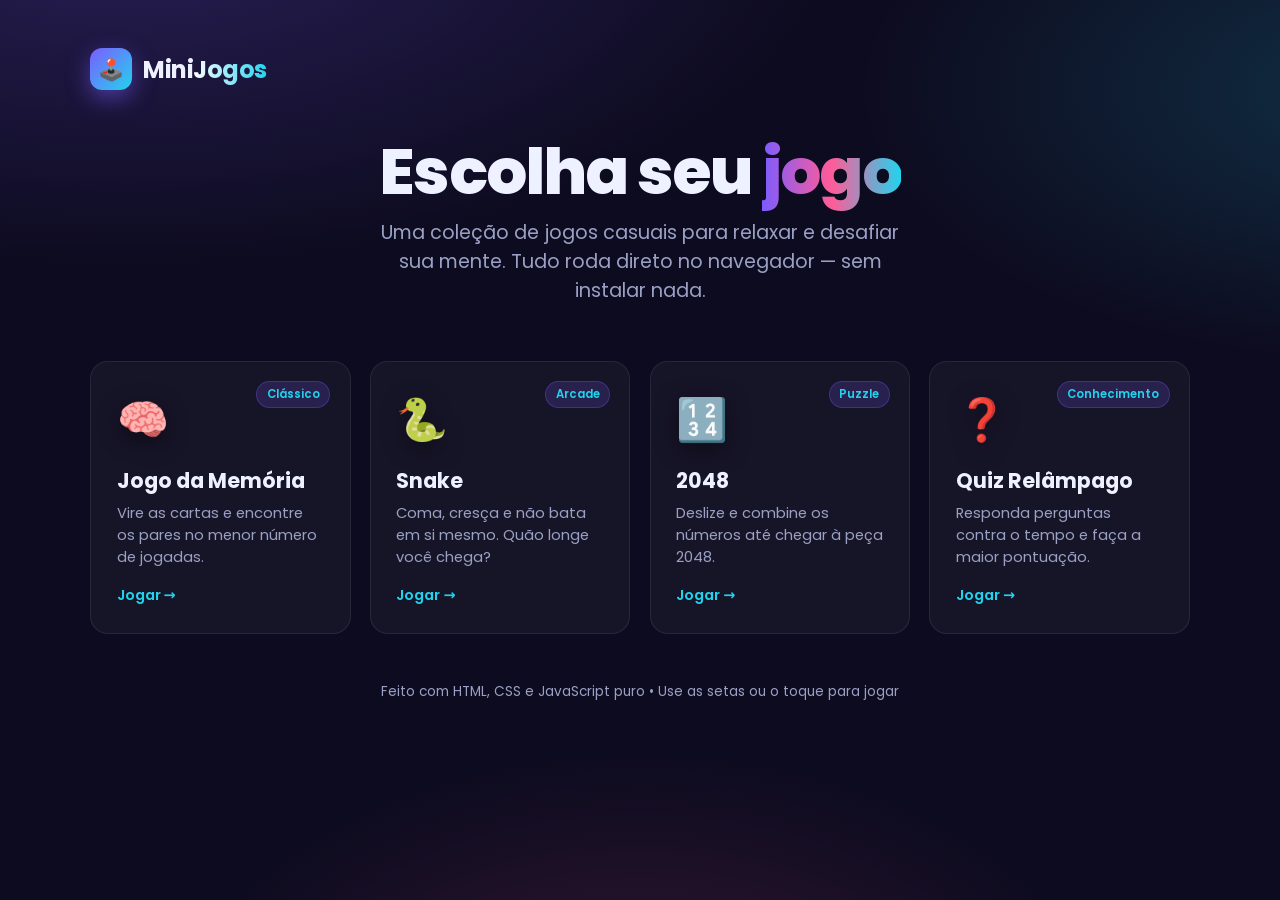
<file: jogos/index.html>
<!DOCTYPE html>
<html lang="pt-BR">
<head>
  <meta charset="UTF-8" />
  <meta name="viewport" content="width=device-width, initial-scale=1.0" />
  <title>Mini-Jogos • Arcade</title>
  <meta name="description" content="Arcade web com uma coleção de jogos casuais: Jogo da Memória, Snake, 2048 e Quiz. Jogue direto no navegador." />
  <link rel="preconnect" href="https://fonts.googleapis.com" />
  <link rel="preconnect" href="https://fonts.gstatic.com" crossorigin />
  <link href="https://fonts.googleapis.com/css2?family=Poppins:wght@400;500;600;700;800&display=swap" rel="stylesheet" />
  <link rel="stylesheet" href="style.css" />
  <link rel="icon" href="data:image/svg+xml,<svg xmlns='http://www.w3.org/2000/svg' viewBox='0 0 100 100'><text y='.9em' font-size='90'>🕹️</text></svg>" />
</head>
<body>
  <div class="wrap">
    <header class="topbar">
      <div class="brand">
        <span class="logo">🕹️</span>
        <span>Mini<span class="grad">Jogos</span></span>
      </div>
    </header>

    <section class="hero">
      <h1>Escolha seu <span class="grad">jogo</span></h1>
      <p>Uma coleção de jogos casuais para relaxar e desafiar sua mente. Tudo roda direto no navegador — sem instalar nada.</p>
    </section>

    <main class="games" id="games">
      <a class="card" href="memoria.html">
        <span class="tag">Clássico</span>
        <span class="emoji">🧠</span>
        <h3>Jogo da Memória</h3>
        <p>Vire as cartas e encontre os pares no menor número de jogadas.</p>
        <span class="play">Jogar &rarr;</span>
      </a>

      <a class="card" href="snake.html">
        <span class="tag">Arcade</span>
        <span class="emoji">🐍</span>
        <h3>Snake</h3>
        <p>Coma, cresça e não bata em si mesmo. Quão longe você chega?</p>
        <span class="play">Jogar &rarr;</span>
      </a>

      <a class="card" href="2048.html">
        <span class="tag">Puzzle</span>
        <span class="emoji">🔢</span>
        <h3>2048</h3>
        <p>Deslize e combine os números até chegar à peça 2048.</p>
        <span class="play">Jogar &rarr;</span>
      </a>

      <a class="card" href="quiz.html">
        <span class="tag">Conhecimento</span>
        <span class="emoji">❓</span>
        <h3>Quiz Relâmpago</h3>
        <p>Responda perguntas contra o tempo e faça a maior pontuação.</p>
        <span class="play">Jogar &rarr;</span>
      </a>
    </main>

    <footer class="foot">
      <p>Feito com HTML, CSS e JavaScript puro • Use as setas ou o toque para jogar</p>
    </footer>
  </div>

  <script>
    // brilho que segue o cursor nos cards
    document.querySelectorAll('.card').forEach(card => {
      card.addEventListener('pointermove', e => {
        const r = card.getBoundingClientRect();
        card.style.setProperty('--mx', `${e.clientX - r.left}px`);
        card.style.setProperty('--my', `${e.clientY - r.top}px`);
      });
    });
  </script>
</body>
</html>
</file>
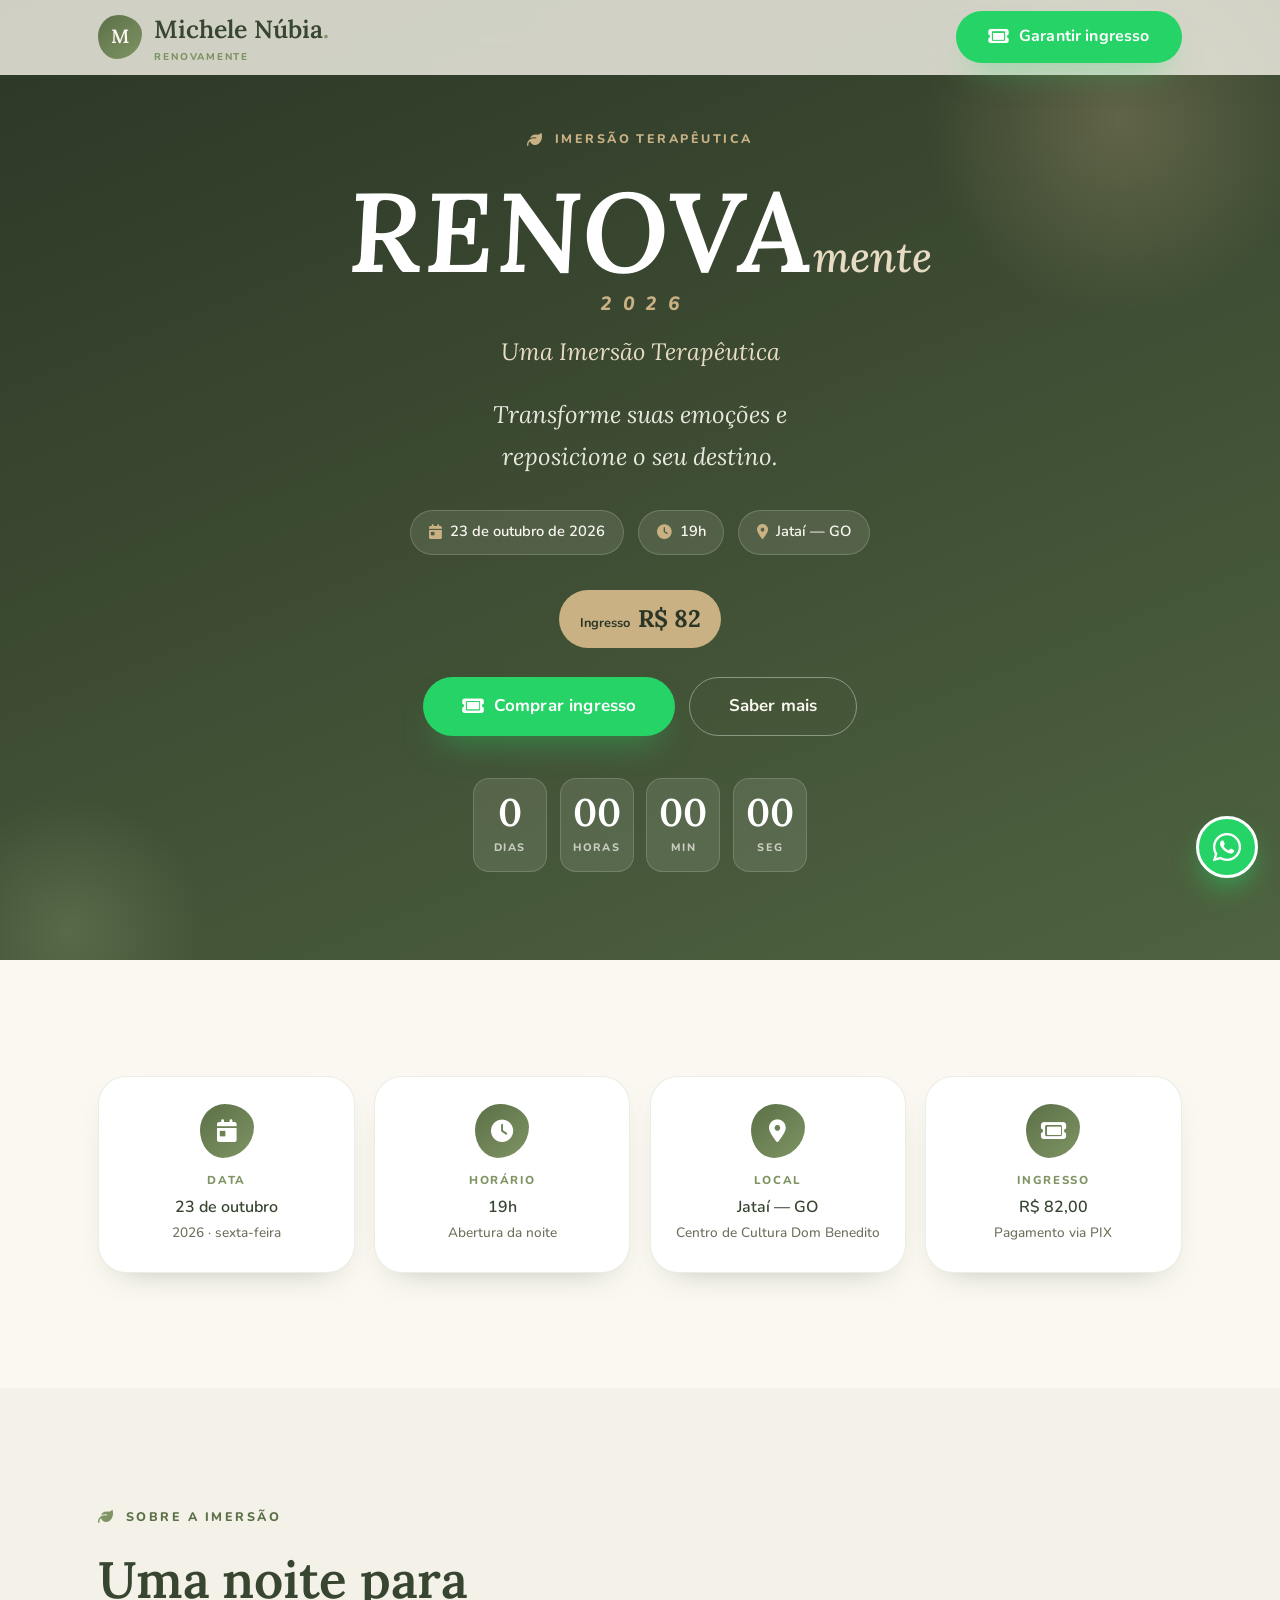
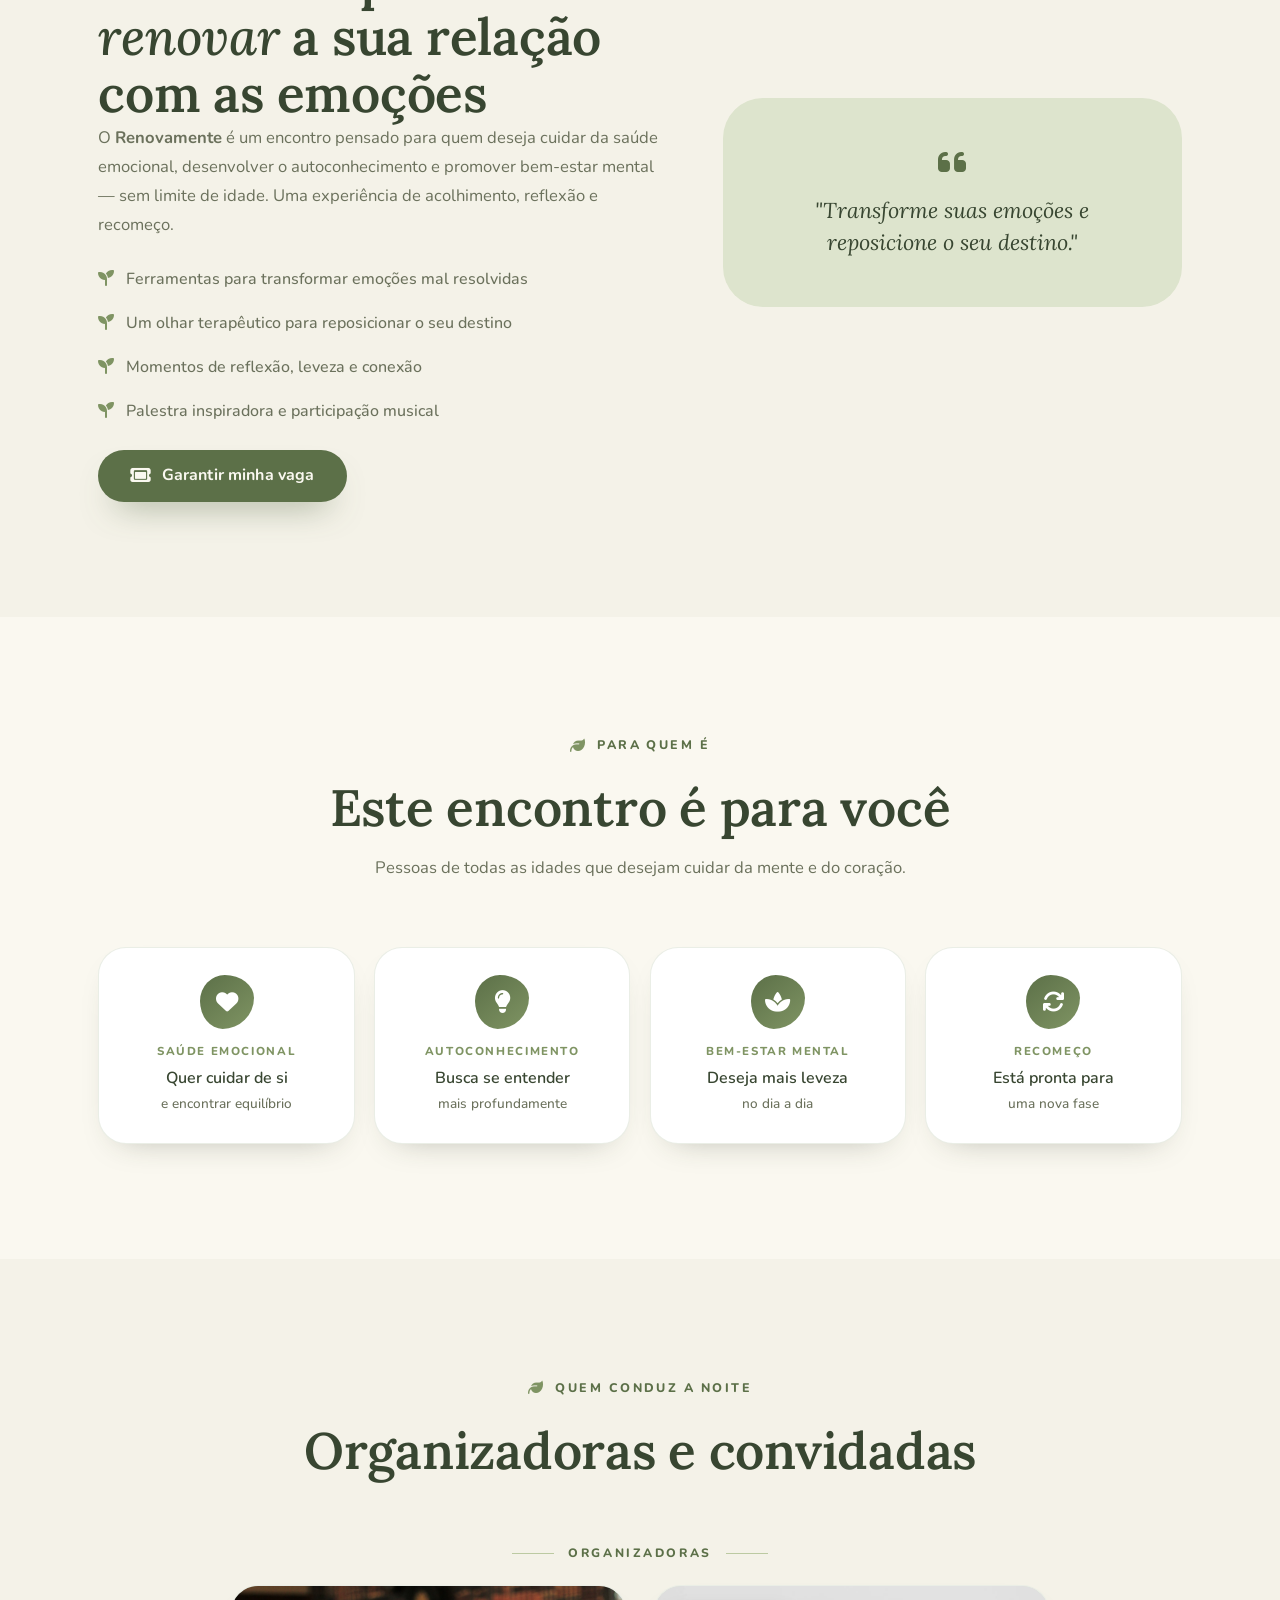
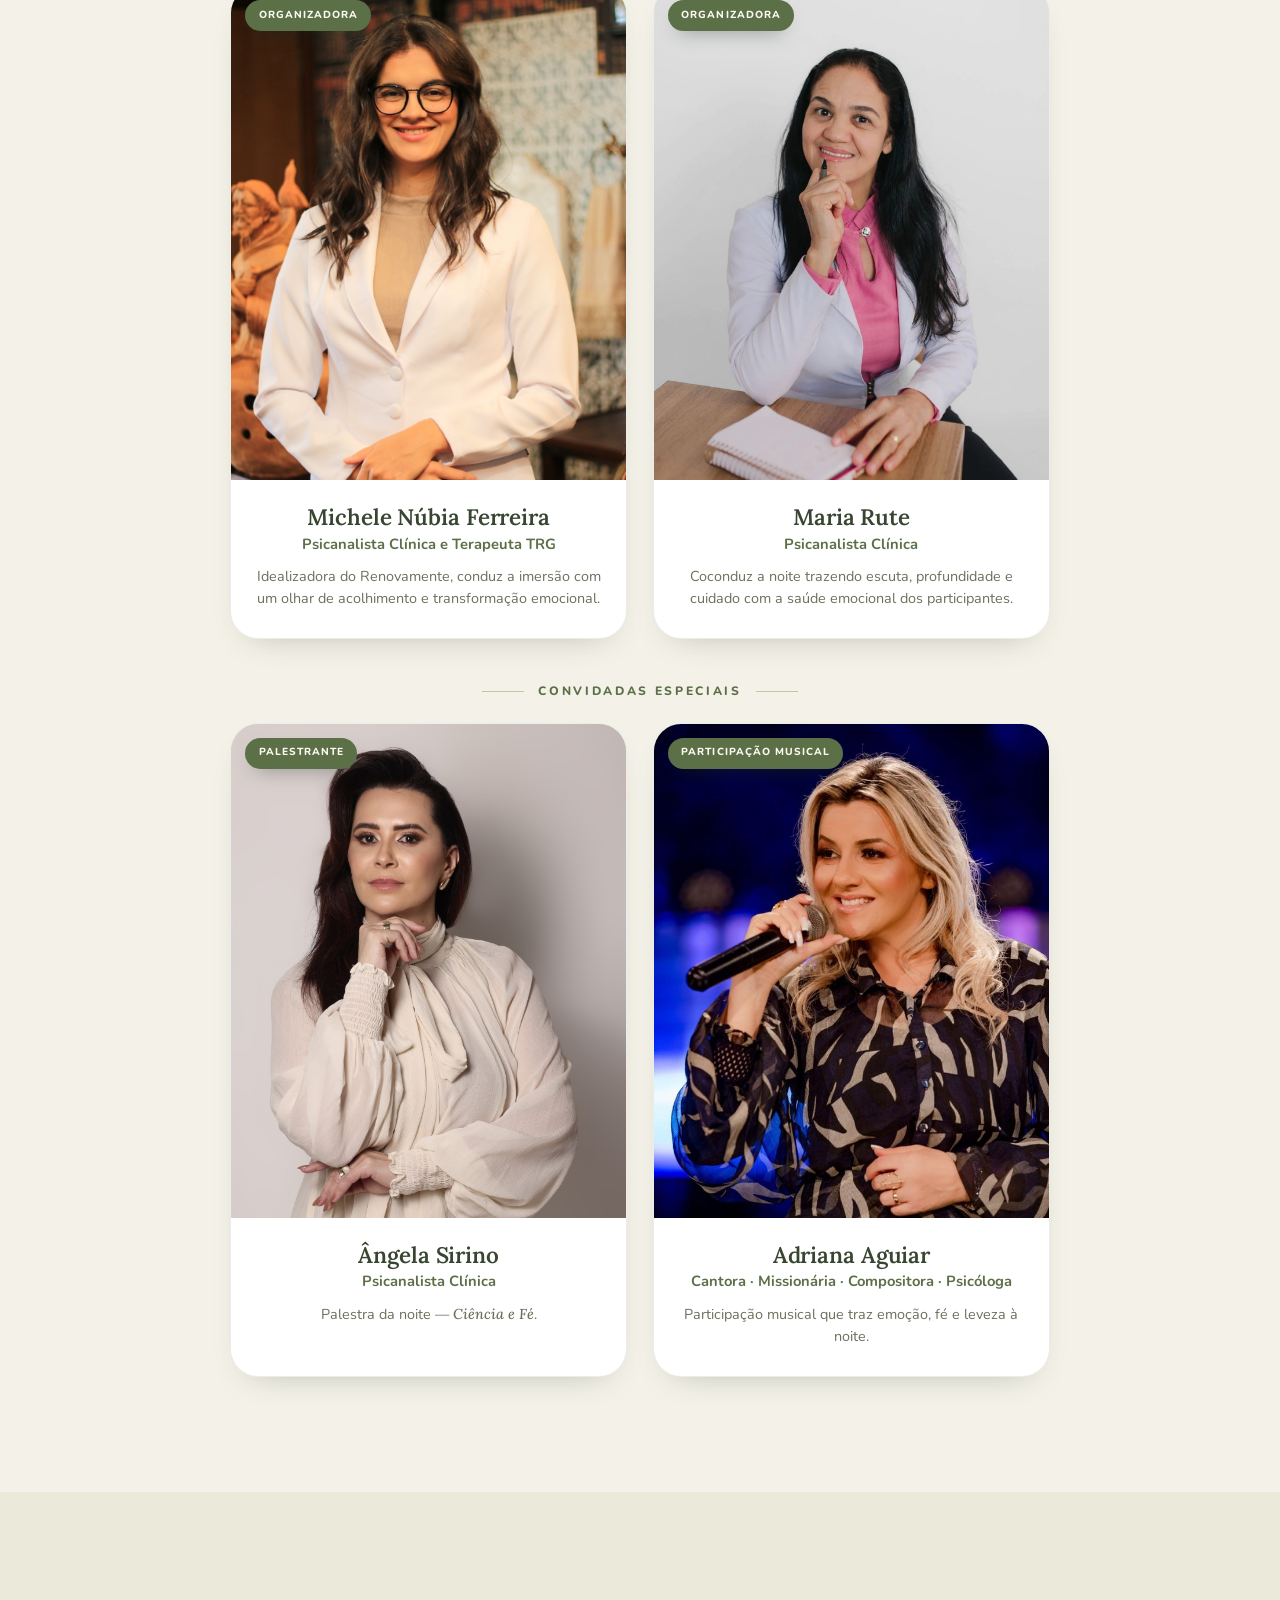
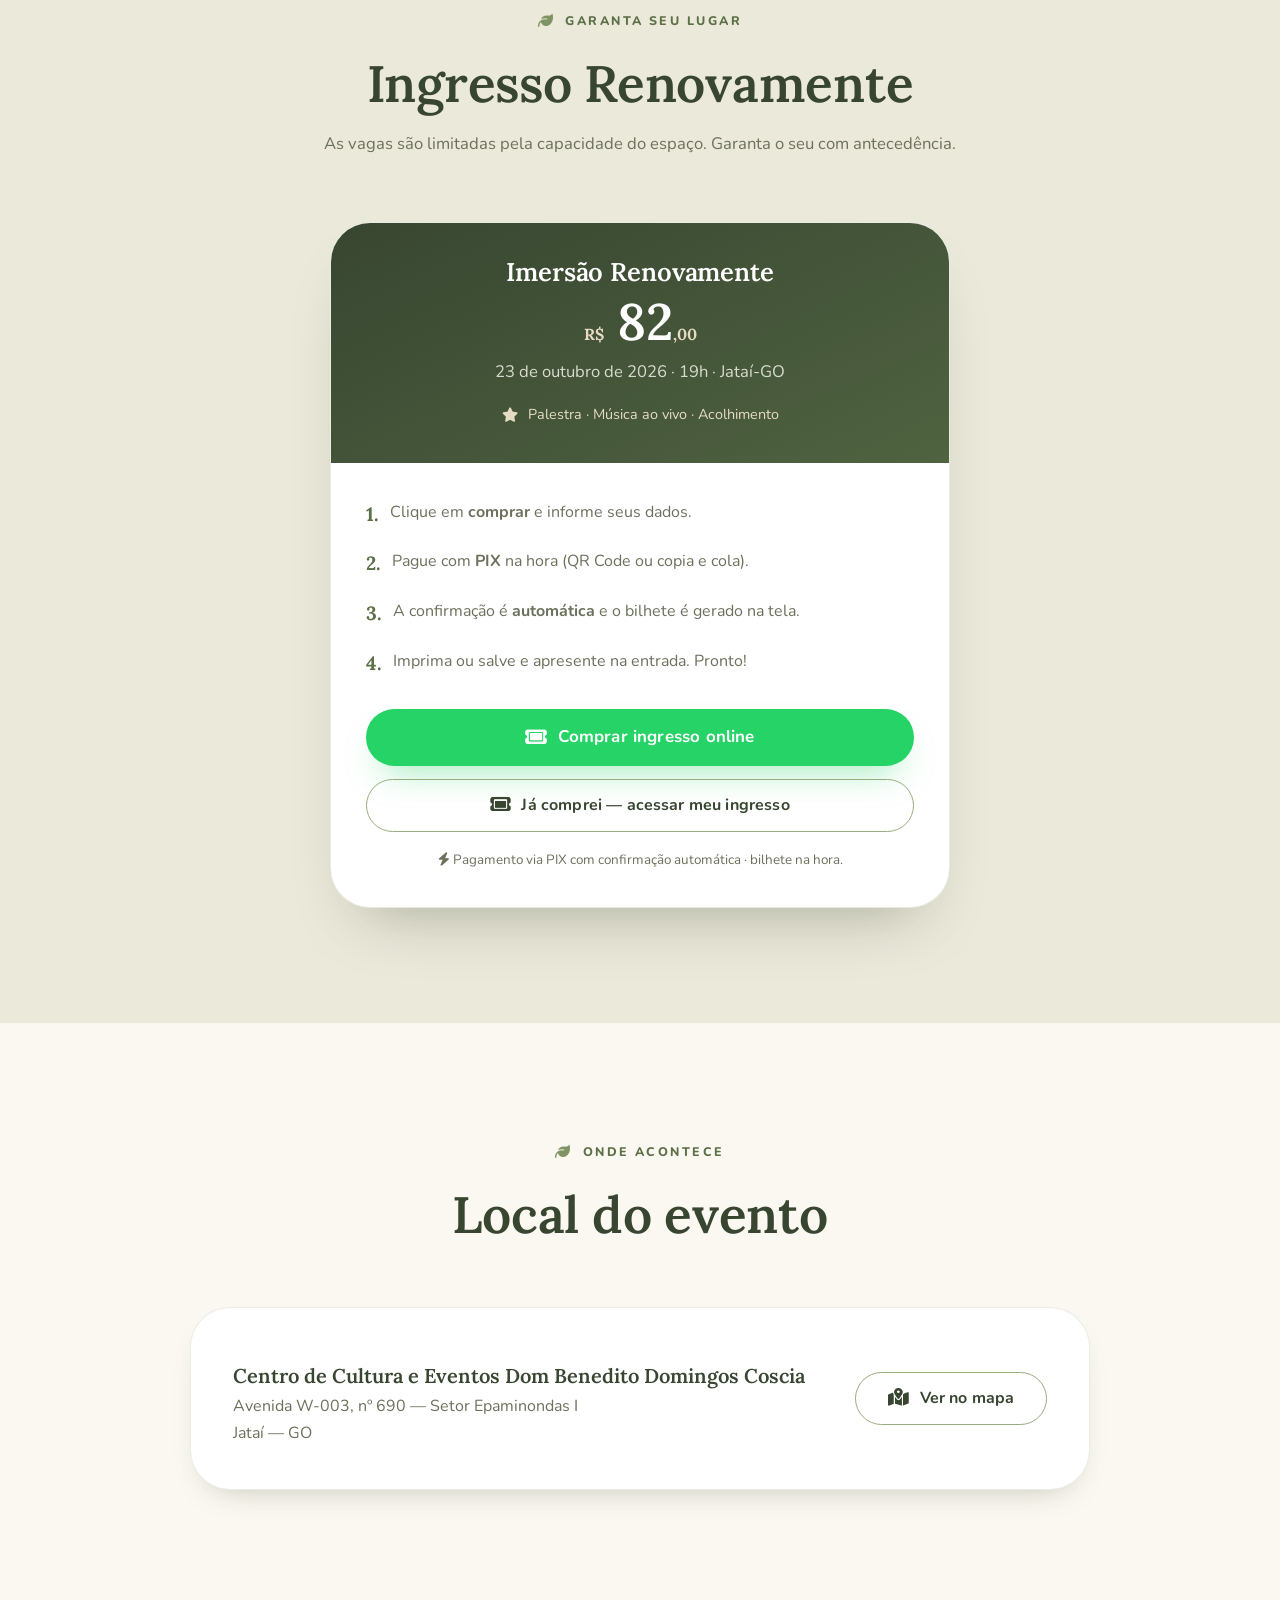
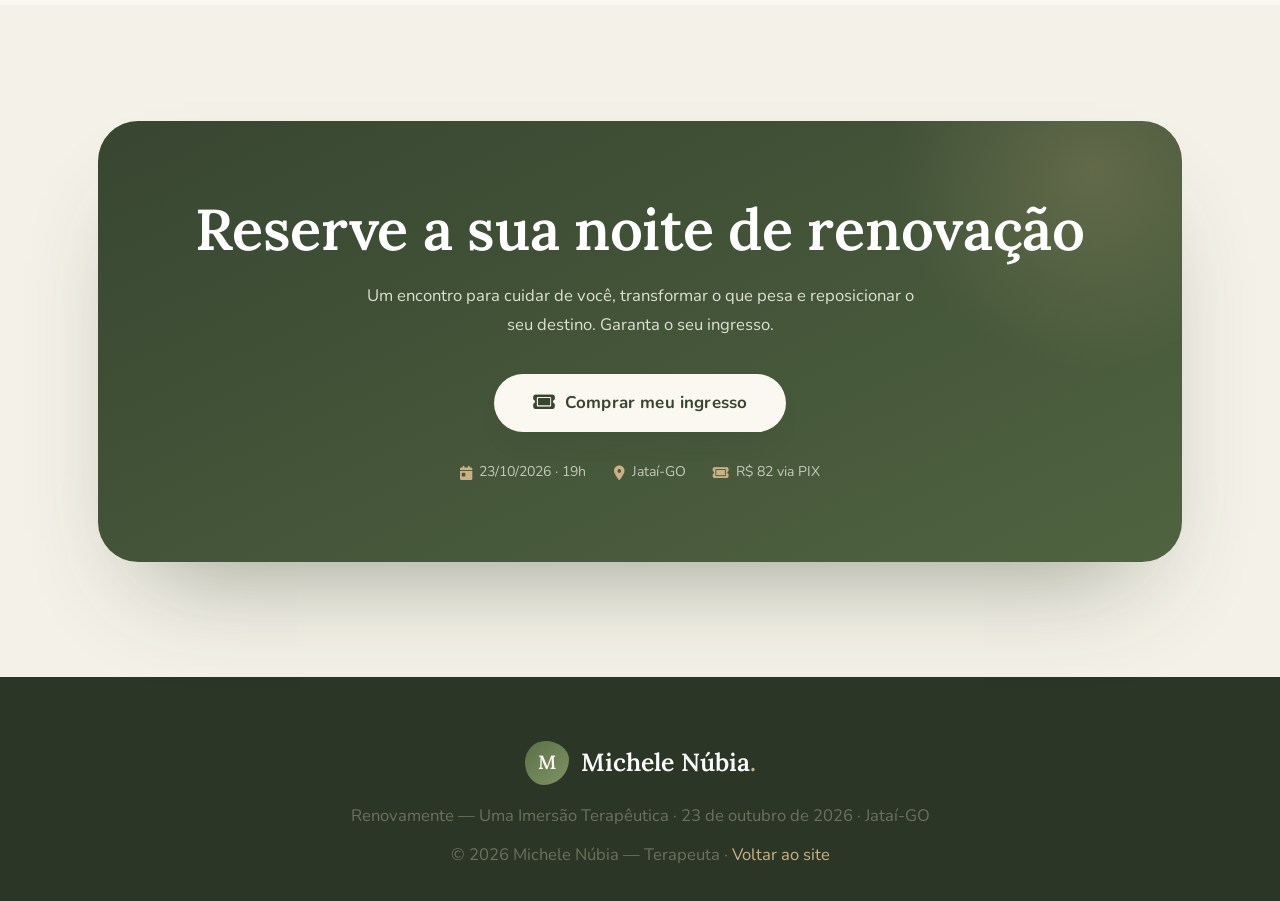
<file: renovamente/index.html>
<!DOCTYPE html>
<html lang="pt-BR">
<head>
  <meta charset="UTF-8">
  <meta name="viewport" content="width=device-width, initial-scale=1.0">

  <!-- ===================== SEO ===================== -->
  <title>Renovamente — Uma Imersão Terapêutica | 23/10/2026 · Jataí-GO</title>
  <meta name="description" content="Renovamente – Uma Imersão Terapêutica com Michele Núbia e Maria Rute. Palestra com Ângela Sirino e participação musical de Adriana Aguiar. 23 de outubro de 2026, 19h, em Jataí-GO. Ingressos R$ 82 via PIX. Transforme suas emoções e reposicione o seu destino.">
  <meta name="robots" content="index, follow, max-image-preview:large">
  <meta name="theme-color" content="#2c3626">
  <link rel="canonical" href="https://michelenubiapsi.com.br/renovamente/">

  <meta property="og:type" content="website">
  <meta property="og:locale" content="pt_BR">
  <meta property="og:site_name" content="Michele Núbia — Terapeuta">
  <meta property="og:title" content="Renovamente — Uma Imersão Terapêutica | 23/10/2026 · Jataí-GO">
  <meta property="og:description" content="Uma noite para transformar suas emoções e reposicionar o seu destino. Palestra, música e acolhimento. 23/10/2026, 19h, Jataí-GO. Ingressos R$ 82 via PIX.">
  <meta property="og:url" content="https://michelenubiapsi.com.br/renovamente/">
  <meta property="og:image" content="https://res.cloudinary.com/dmdaiwkyl/image/upload/v1772127393/META_ADS_1_nq2jwk.png">

  <meta name="twitter:card" content="summary_large_image">
  <meta name="twitter:title" content="Renovamente — Uma Imersão Terapêutica">
  <meta name="twitter:description" content="23/10/2026, 19h, Jataí-GO. Ingressos R$ 82 via PIX. Transforme suas emoções e reposicione o seu destino.">
  <meta name="twitter:image" content="https://res.cloudinary.com/dmdaiwkyl/image/upload/v1772127393/META_ADS_1_nq2jwk.png">

  <link rel="icon" href="/assets/img/favicon.svg" type="image/svg+xml">
  <link rel="apple-touch-icon" href="/assets/img/favicon.svg">

  <link rel="preconnect" href="https://fonts.googleapis.com">
  <link rel="preconnect" href="https://fonts.gstatic.com" crossorigin>
  <link href="https://fonts.googleapis.com/css2?family=Lora:ital,wght@0,400;0,500;0,600;1,400;1,500&family=Nunito:wght@400;500;600;700;800&display=swap" rel="stylesheet">
  <link rel="stylesheet" href="https://cdnjs.cloudflare.com/ajax/libs/font-awesome/6.5.1/css/all.min.css" referrerpolicy="no-referrer">
  <link rel="stylesheet" href="/assets/css/styles.css">
  <link rel="stylesheet" href="/assets/css/renovamente.css">

  <!-- ===================== DADOS ESTRUTURADOS: EVENTO ===================== -->
  <script type="application/ld+json">
  {
    "@context": "https://schema.org",
    "@type": "Event",
    "name": "Renovamente – Uma Imersão Terapêutica",
    "description": "Uma imersão terapêutica para transformar suas emoções e reposicionar o seu destino. Com Michele Núbia Ferreira e Maria Rute (psicanalistas), palestra com Ângela Sirino e participação musical de Adriana Aguiar.",
    "startDate": "2026-10-23T19:00:00-03:00",
    "endDate": "2026-10-23T22:00:00-03:00",
    "eventStatus": "https://schema.org/EventScheduled",
    "eventAttendanceMode": "https://schema.org/OfflineEventAttendanceMode",
    "image": ["https://res.cloudinary.com/dmdaiwkyl/image/upload/v1772127393/META_ADS_1_nq2jwk.png"],
    "location": {
      "@type": "Place",
      "name": "Centro de Cultura e Eventos Dom Benedito Domingos Coscia",
      "address": {
        "@type": "PostalAddress",
        "streetAddress": "Avenida W-003, nº 690, Setor Epaminondas I",
        "addressLocality": "Jataí",
        "addressRegion": "GO",
        "addressCountry": "BR"
      }
    },
    "organizer": [
      { "@type": "Person", "name": "Michele Núbia Ferreira" },
      { "@type": "Person", "name": "Maria Rute" }
    ],
    "performer": [
      { "@type": "Person", "name": "Ângela Sirino" },
      { "@type": "Person", "name": "Adriana Aguiar" }
    ],
    "offers": {
      "@type": "Offer",
      "name": "Ingresso individual",
      "price": "82.00",
      "priceCurrency": "BRL",
      "availability": "https://schema.org/InStock",
      "url": "https://michelenubiapsi.com.br/renovamente/"
    }
  }
  </script>
</head>
<body>

  <!-- ===================== HEADER ===================== -->
  <header class="site-header ev-header">
    <div class="container nav">
      <a href="/" class="brand" aria-label="Michele Núbia — voltar ao site">
        <span class="brand-mark">M</span>
        <span>Michele Núbia<span class="dot">.</span><small>Renovamente</small></span>
      </a>
      <a href="/renovamente/comprar/" class="btn btn-wa"><i class="fas fa-ticket"></i> Garantir ingresso</a>
    </div>
  </header>

  <main>
    <!-- ===================== HERO ===================== -->
    <section class="ev-hero">
      <div class="container">
        <span class="eyebrow">Imersão Terapêutica</span>
        <h1 class="ev-wordmark">
          <span class="wm-name">RENOVA<span class="wm-mente">mente</span></span>
          <span class="wm-year">2026</span>
        </h1>
        <p class="ev-subtitle">Uma Imersão Terapêutica</p>
        <p class="ev-tagline">Transforme suas emoções e reposicione o seu destino.</p>

        <div class="ev-meta">
          <span><i class="fas fa-calendar-day"></i> 23 de outubro de 2026</span>
          <span><i class="fas fa-clock"></i> 19h</span>
          <span><i class="fas fa-location-dot"></i> Jataí — GO</span>
        </div>

        <div class="ev-price-pill"><small>Ingresso</small> <b>R$ 82</b></div>

        <div class="ev-hero-cta">
          <a href="/renovamente/comprar/" class="btn btn-wa btn-lg"><i class="fas fa-ticket"></i> Comprar ingresso</a>
          <a href="#evento" class="btn btn-outline btn-lg" style="color:#faf8f0;border-color:rgba(250,248,240,.4)">Saber mais</a>
        </div>

        <div class="countdown" id="countdown" aria-label="Contagem regressiva para o evento">
          <div class="cd-box"><b id="cd-d">--</b><span>dias</span></div>
          <div class="cd-box"><b id="cd-h">--</b><span>horas</span></div>
          <div class="cd-box"><b id="cd-m">--</b><span>min</span></div>
          <div class="cd-box"><b id="cd-s">--</b><span>seg</span></div>
        </div>
      </div>
    </section>

    <!-- ===================== INFO RÁPIDA ===================== -->
    <section class="ev-info">
      <div class="container">
        <div class="ev-info-grid">
          <div class="ev-info-card reveal"><i class="fas fa-calendar-day"></i><h4>Data</h4><p>23 de outubro<small>2026 · sexta-feira</small></p></div>
          <div class="ev-info-card reveal"><i class="fas fa-clock"></i><h4>Horário</h4><p>19h<small>Abertura da noite</small></p></div>
          <div class="ev-info-card reveal"><i class="fas fa-location-dot"></i><h4>Local</h4><p>Jataí — GO<small>Centro de Cultura Dom Benedito</small></p></div>
          <div class="ev-info-card reveal"><i class="fas fa-ticket"></i><h4>Ingresso</h4><p>R$ 82,00<small>Pagamento via PIX</small></p></div>
        </div>
      </div>
    </section>

    <!-- ===================== SOBRE O EVENTO ===================== -->
    <section id="evento">
      <div class="container ev-about-grid">
        <div class="reveal">
          <span class="eyebrow">Sobre a imersão</span>
          <h2>Uma noite para <em>renovar</em> a sua relação com as emoções</h2>
          <p>O <strong>Renovamente</strong> é um encontro pensado para quem deseja cuidar da saúde emocional, desenvolver o autoconhecimento e promover bem-estar mental — sem limite de idade. Uma experiência de acolhimento, reflexão e recomeço.</p>
          <ul class="ev-benefits">
            <li><i class="fas fa-seedling"></i> Ferramentas para transformar emoções mal resolvidas</li>
            <li><i class="fas fa-seedling"></i> Um olhar terapêutico para reposicionar o seu destino</li>
            <li><i class="fas fa-seedling"></i> Momentos de reflexão, leveza e conexão</li>
            <li><i class="fas fa-seedling"></i> Palestra inspiradora e participação musical</li>
          </ul>
          <a href="#ingresso" class="btn btn-moss" style="margin-top:1.6rem"><i class="fas fa-ticket"></i> Garantir minha vaga</a>
        </div>
        <div class="ev-quote-card reveal">
          <i class="fas fa-quote-left"></i>
          <p>"Transforme suas emoções e reposicione o seu destino."</p>
        </div>
      </div>
    </section>

    <!-- ===================== PARA QUEM É ===================== -->
    <section class="ev-info">
      <div class="container">
        <div class="section-head reveal">
          <span class="eyebrow">Para quem é</span>
          <h2>Este encontro é para você</h2>
          <p>Pessoas de todas as idades que desejam cuidar da mente e do coração.</p>
        </div>
        <div class="ev-info-grid">
          <div class="ev-info-card reveal"><i class="fas fa-heart"></i><h4>Saúde emocional</h4><p>Quer cuidar de si<small>e encontrar equilíbrio</small></p></div>
          <div class="ev-info-card reveal"><i class="fas fa-lightbulb"></i><h4>Autoconhecimento</h4><p>Busca se entender<small>mais profundamente</small></p></div>
          <div class="ev-info-card reveal"><i class="fas fa-spa"></i><h4>Bem-estar mental</h4><p>Deseja mais leveza<small>no dia a dia</small></p></div>
          <div class="ev-info-card reveal"><i class="fas fa-arrows-rotate"></i><h4>Recomeço</h4><p>Está pronta para<small>uma nova fase</small></p></div>
        </div>
      </div>
    </section>

    <!-- ===================== ORGANIZADORAS E CONVIDADAS ===================== -->
    <section id="quem">
      <div class="container">
        <div class="section-head reveal">
          <span class="eyebrow">Quem conduz a noite</span>
          <h2>Organizadoras e convidadas</h2>
        </div>

        <p class="people-label">Organizadoras</p>
        <div class="people-grid">
          <div class="person-card reveal">
            <div class="person-photo">
              <span class="tag">Organizadora</span>
              <img src="/assets/img/equipe/michele.jpg" alt="Michele Núbia Ferreira" loading="lazy" width="900" height="1125">
            </div>
            <div class="person-body">
              <h3>Michele Núbia Ferreira</h3>
              <p class="role">Psicanalista Clínica e Terapeuta TRG</p>
              <p class="desc">Idealizadora do Renovamente, conduz a imersão com um olhar de acolhimento e transformação emocional.</p>
            </div>
          </div>
          <div class="person-card reveal">
            <div class="person-photo">
              <span class="tag">Organizadora</span>
              <img src="/assets/img/equipe/maria-rute.jpg" alt="Maria Rute" loading="lazy" width="900" height="1125">
            </div>
            <div class="person-body">
              <h3>Maria Rute</h3>
              <p class="role">Psicanalista Clínica</p>
              <p class="desc">Coconduz a noite trazendo escuta, profundidade e cuidado com a saúde emocional dos participantes.</p>
            </div>
          </div>
        </div>

        <p class="people-label">Convidadas especiais</p>
        <div class="people-grid guests">
          <div class="person-card reveal">
            <div class="person-photo">
              <span class="tag">Palestrante</span>
              <img src="/assets/img/equipe/angela-sirino.jpg" alt="Ângela Sirino" loading="lazy" width="900" height="1125">
            </div>
            <div class="person-body">
              <h3>Ângela Sirino</h3>
              <p class="role">Psicanalista Clínica</p>
              <p class="desc">Palestra da noite — <em>Ciência e Fé</em>.</p>
            </div>
          </div>
          <div class="person-card reveal">
            <div class="person-photo">
              <span class="tag">Participação musical</span>
              <img src="/assets/img/equipe/adriana-aguiar.jpg" alt="Adriana Aguiar" loading="lazy" width="900" height="1125">
            </div>
            <div class="person-body">
              <h3>Adriana Aguiar</h3>
              <p class="role">Cantora · Missionária · Compositora · Psicóloga</p>
              <p class="desc">Participação musical que traz emoção, fé e leveza à noite.</p>
            </div>
          </div>
        </div>
      </div>
    </section>

    <!-- ===================== INGRESSO / PIX ===================== -->
    <section id="ingresso" class="ticket">
      <div class="container">
        <div class="section-head reveal">
          <span class="eyebrow">Garanta seu lugar</span>
          <h2>Ingresso Renovamente</h2>
          <p>As vagas são limitadas pela capacidade do espaço. Garanta o seu com antecedência.</p>
        </div>

        <div class="ticket-card reveal">
          <div class="ticket-top">
            <h3>Imersão Renovamente</h3>
            <div class="price"><small>R$</small> 82<small>,00</small></div>
            <p>23 de outubro de 2026 · 19h · Jataí-GO</p>
            <div class="ticket-perf"><i class="fas fa-star"></i> Palestra · Música ao vivo · Acolhimento</div>
          </div>
          <div class="ticket-body">
            <ol class="ticket-steps">
              <li><b>1.</b> <span>Clique em <strong>comprar</strong> e informe seus dados.</span></li>
              <li><b>2.</b> <span>Pague com <strong>PIX</strong> na hora (QR Code ou copia e cola).</span></li>
              <li><b>3.</b> <span>A confirmação é <strong>automática</strong> e o bilhete é gerado na tela.</span></li>
              <li><b>4.</b> <span>Imprima ou salve e apresente na entrada. Pronto!</span></li>
            </ol>

            <a href="/renovamente/comprar/" class="btn btn-wa btn-block btn-lg"><i class="fas fa-ticket"></i> Comprar ingresso online</a>
            <a href="/renovamente/bilhete/" class="btn btn-outline btn-block" style="margin-top:0.8rem"><i class="fas fa-ticket"></i> Já comprei — acessar meu ingresso</a>
            <p class="ticket-note"><i class="fas fa-bolt"></i> Pagamento via PIX com confirmação automática · bilhete na hora.</p>
          </div>
        </div>
      </div>
    </section>

    <!-- ===================== LOCAL ===================== -->
    <section id="local" class="ev-info">
      <div class="container">
        <div class="section-head reveal">
          <span class="eyebrow">Onde acontece</span>
          <h2>Local do evento</h2>
        </div>
        <div class="venue-card reveal">
          <div>
            <address>
              <strong>Centro de Cultura e Eventos Dom Benedito Domingos Coscia</strong>
              Avenida W-003, nº 690 — Setor Epaminondas I<br>
              Jataí — GO
            </address>
          </div>
          <a href="https://www.google.com/maps/search/?api=1&query=Centro+de+Cultura+e+Eventos+Dom+Benedito+Domingos+Coscia+Jata%C3%AD+GO" class="btn btn-outline" target="_blank" rel="noopener"><i class="fas fa-map-location-dot"></i> Ver no mapa</a>
        </div>
      </div>
    </section>

    <!-- ===================== CTA FINAL ===================== -->
    <section class="final-cta">
      <div class="container">
        <div class="final-cta-card reveal">
          <h2>Reserve a sua noite de renovação</h2>
          <p>Um encontro para cuidar de você, transformar o que pesa e reposicionar o seu destino. Garanta o seu ingresso.</p>
          <a href="/renovamente/comprar/" class="btn btn-light btn-lg"><i class="fas fa-ticket"></i> Comprar meu ingresso</a>
          <div class="final-cta-meta">
            <span><i class="fas fa-calendar-day"></i> 23/10/2026 · 19h</span>
            <span><i class="fas fa-location-dot"></i> Jataí-GO</span>
            <span><i class="fas fa-ticket"></i> R$ 82 via PIX</span>
          </div>
        </div>
      </div>
    </section>
  </main>

  <!-- ===================== FOOTER ===================== -->
  <footer class="site-footer">
    <div class="container">
      <div class="footer-bottom" style="border:none;padding-top:0">
        <a href="/" class="brand" style="justify-content:center;margin-bottom:1rem"><span class="brand-mark">M</span><span style="color:#fff">Michele Núbia<span style="color:var(--wheat)">.</span></span></a>
        <p>Renovamente — Uma Imersão Terapêutica · 23 de outubro de 2026 · Jataí-GO</p>
        <p style="margin-top:0.6rem">© <span id="year">2026</span> Michele Núbia — Terapeuta · <a href="/" style="color:var(--wheat)">Voltar ao site</a></p>
      </div>
    </div>
  </footer>

  <a href="https://wa.me/556493256081?text=Ol%C3%A1!%20Tenho%20interesse%20no%20evento%20Renovamente%20(23%2F10%2F2026)." class="wa-float" target="_blank" rel="noopener" aria-label="Falar no WhatsApp">
    <i class="fab fa-whatsapp"></i>
  </a>

  <script src="/assets/js/main.js" defer></script>
  <script src="/assets/js/renov-track.js" defer></script>
  <script>
    /* Contagem regressiva */
    (function () {
      var target = new Date('2026-10-23T19:00:00-03:00').getTime();
      var d = document.getElementById('cd-d'), h = document.getElementById('cd-h'),
          m = document.getElementById('cd-m'), s = document.getElementById('cd-s');
      function tick() {
        var diff = target - Date.now();
        if (diff < 0) diff = 0;
        var day = Math.floor(diff / 86400000);
        var hour = Math.floor(diff % 86400000 / 3600000);
        var min = Math.floor(diff % 3600000 / 60000);
        var sec = Math.floor(diff % 60000 / 1000);
        if (d) d.textContent = day;
        if (h) h.textContent = String(hour).padStart(2, '0');
        if (m) m.textContent = String(min).padStart(2, '0');
        if (s) s.textContent = String(sec).padStart(2, '0');
      }
      tick(); setInterval(tick, 1000);
    })();

    /* Copiar chave PIX */
    (function () {
      var btn = document.getElementById('pixCopy');
      if (!btn) return;
      btn.addEventListener('click', function () {
        var key = btn.getAttribute('data-pix');
        var done = function () {
          btn.classList.add('copied');
          btn.innerHTML = '<i class="fas fa-check"></i> Copiado!';
          setTimeout(function () { btn.classList.remove('copied'); btn.innerHTML = '<i class="fas fa-copy"></i> Copiar'; }, 2200);
        };
        if (navigator.clipboard && navigator.clipboard.writeText) {
          navigator.clipboard.writeText(key).then(done).catch(fallback);
        } else { fallback(); }
        function fallback() {
          var t = document.createElement('textarea'); t.value = key; document.body.appendChild(t);
          t.select(); try { document.execCommand('copy'); } catch (e) {} document.body.removeChild(t); done();
        }
      });
    })();
  </script>
</body>
</html>
</file>
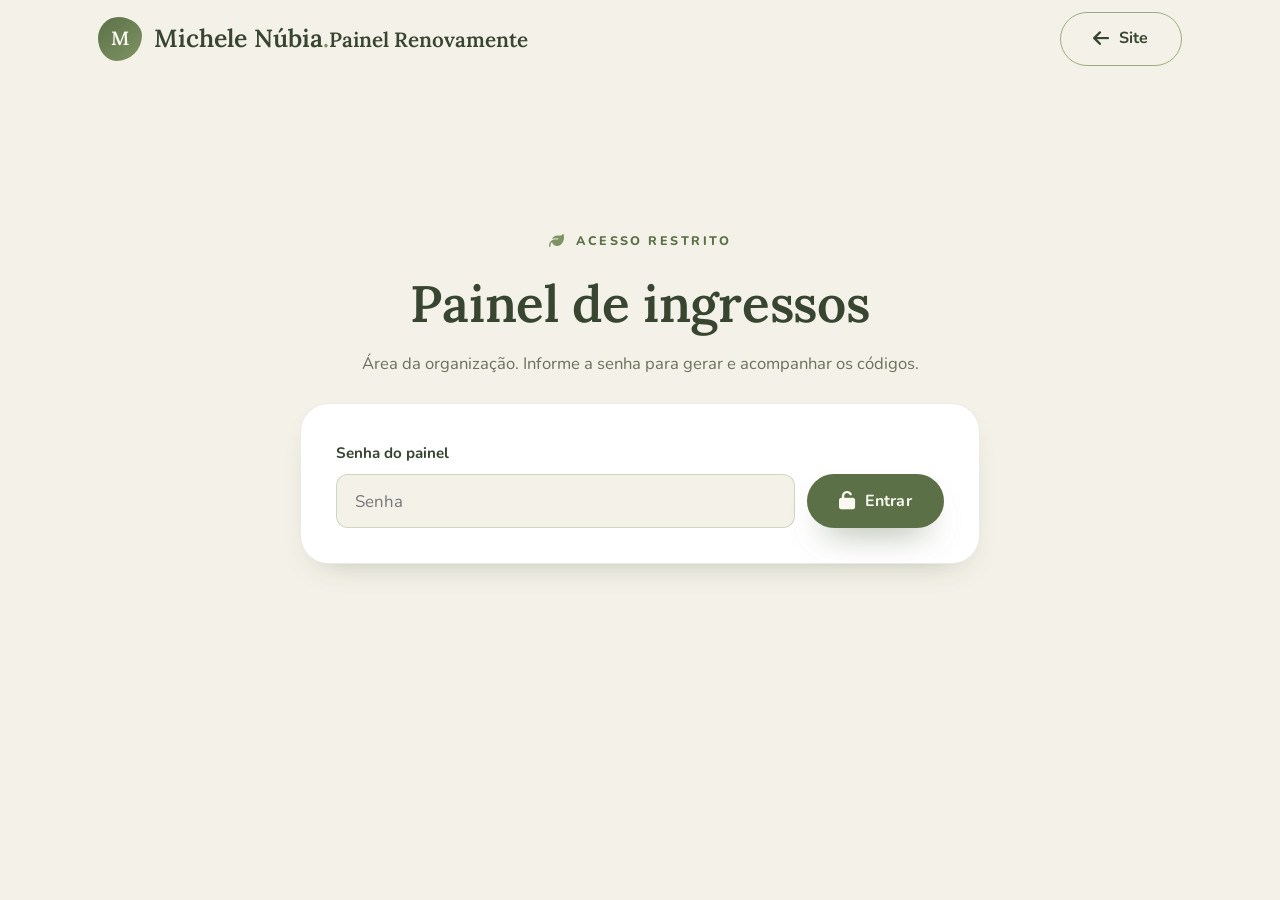
<file: renovamente/admin/index.html>
<!DOCTYPE html>
<html lang="pt-BR">
<head>
  <meta charset="UTF-8">
  <meta name="viewport" content="width=device-width, initial-scale=1.0">
  <title>Painel — Renovamente</title>
  <meta name="robots" content="noindex, nofollow">
  <meta name="theme-color" content="#2c3626">
  <link rel="icon" href="/assets/img/favicon.svg" type="image/svg+xml">
  <link href="https://fonts.googleapis.com/css2?family=Lora:wght@500;600&family=Nunito:wght@400;500;600;700;800&display=swap" rel="stylesheet">
  <link rel="stylesheet" href="https://cdnjs.cloudflare.com/ajax/libs/font-awesome/6.5.1/css/all.min.css" referrerpolicy="no-referrer">
  <link rel="stylesheet" href="/assets/css/styles.css">
  <link rel="stylesheet" href="/assets/css/bilhete.css">
</head>
<body>
  <header class="site-header ev-header">
    <div class="container nav">
      <a href="/renovamente/" class="brand"><span class="brand-mark">M</span><span>Michele Núbia<span class="dot">.</span><small>Painel Renovamente</small></span></a>
      <a href="/" class="btn btn-outline"><i class="fas fa-arrow-left"></i> Site</a>
    </div>
  </header>

  <main class="bilhete-page">
    <section>
      <div class="container" style="max-width:920px">

        <!-- Login -->
        <div id="loginBox" class="gen-wrap">
          <div class="section-head" style="margin-bottom:1.6rem">
            <span class="eyebrow">Acesso restrito</span>
            <h2>Painel de ingressos</h2>
            <p>Área da organização. Informe a senha para gerar e acompanhar os códigos.</p>
          </div>
          <form class="gen-form" id="loginForm" novalidate>
            <label for="senha">Senha do painel</label>
            <div class="field">
              <input type="password" id="senha" placeholder="Senha" autocomplete="current-password">
              <button type="submit" class="btn btn-moss" id="btnLogin"><i class="fas fa-unlock"></i> Entrar</button>
            </div>
            <p class="gen-error" id="loginError">Senha incorreta.</p>
          </form>
        </div>

        <!-- Painel -->
        <div id="panel" style="display:none">

          <!-- Rastreamento de acessos -->
          <div style="display:flex;justify-content:space-between;align-items:center;gap:0.6rem;flex-wrap:wrap;margin-bottom:1rem">
            <h3 style="font-size:1.3rem;margin:0"><i class="fas fa-chart-line" style="color:var(--moss-600)"></i> Acessos e rastreamento</h3>
            <button type="button" class="btn btn-outline" id="btnReloadTraf" style="padding:0.5rem 1rem;font-size:0.85rem"><i class="fas fa-rotate"></i> Atualizar</button>
          </div>
          <div class="admin-stats" id="trafStats" style="margin-bottom:1.2rem"></div>
          <div class="admin-table-wrap" style="margin-bottom:1.8rem">
            <table class="admin-table" id="visitsTable">
              <thead><tr><th>Quando</th><th>IP</th><th>Local</th><th>Dispositivo</th><th>Página</th><th>Evento</th></tr></thead>
              <tbody id="visitsBody"></tbody>
            </table>
            <p id="visitsEmpty" class="gen-hint" style="display:none;padding:0 0.9rem 0.9rem">Nenhum acesso registrado ainda.</p>
          </div>

          <h3 style="font-size:1.3rem;margin:0 0 0.8rem"><i class="fas fa-ticket" style="color:var(--moss-600)"></i> Códigos</h3>
          <div class="admin-stats" id="stats"></div>

          <!-- Vendas online -->
          <div class="admin-table-wrap" style="margin-bottom:1.8rem">
            <div style="display:flex;justify-content:space-between;align-items:center;gap:0.6rem;flex-wrap:wrap;padding:0.9rem 0.9rem 0.5rem">
              <h3 style="font-size:1.25rem;margin:0"><i class="fas fa-cart-shopping" style="color:var(--moss-600)"></i> Vendas online (PIX)</h3>
              <button type="button" class="btn btn-outline" id="btnReloadOrders" style="padding:0.5rem 1rem;font-size:0.85rem"><i class="fas fa-rotate"></i> Atualizar</button>
            </div>
            <table class="admin-table" id="ordersTable">
              <thead><tr><th>Cliente</th><th>Status</th><th>Código</th><th>Data</th><th>2ª via</th></tr></thead>
              <tbody id="ordersBody"></tbody>
            </table>
            <p id="ordersEmpty" class="gen-hint" style="display:none;padding:0 0.9rem 0.9rem">Nenhuma venda online ainda.</p>
          </div>

          <div class="gen-form" style="margin-bottom:1.6rem">
            <label for="qty">Gerar novos códigos (manual)</label>
            <div class="field">
              <input type="number" id="qty" min="1" max="200" value="10" style="max-width:120px">
              <button type="button" class="btn btn-moss" id="btnGenCodes"><i class="fas fa-plus"></i> Gerar códigos</button>
              <button type="button" class="btn btn-outline" id="btnReload"><i class="fas fa-rotate"></i> Atualizar</button>
              <button type="button" class="btn btn-outline" id="btnCopyAvail"><i class="fas fa-copy"></i> Copiar disponíveis</button>
            </div>
            <p class="gen-hint" id="genMsg"><i class="fas fa-circle-info"></i> Cada código libera 1 bilhete. Envie um código para a pessoa após confirmar o PIX.</p>
          </div>

          <div class="admin-table-wrap">
            <table class="admin-table" id="codesTable">
              <thead><tr><th>Código</th><th>Status</th><th>Portador(a)</th><th>Data</th><th>Ações</th></tr></thead>
              <tbody id="codesBody"></tbody>
            </table>
            <p id="emptyMsg" class="gen-hint" style="display:none">Nenhum código ainda. Gere os primeiros acima.</p>
          </div>
        </div>

      </div>
    </section>
  </main>

  <script src="/assets/js/renov-config.js"></script>
  <script>
    (function () {
      var KEY = '';
      var loginBox = document.getElementById('loginBox');
      var panel = document.getElementById('panel');
      var loginForm = document.getElementById('loginForm');
      var senha = document.getElementById('senha');
      var loginError = document.getElementById('loginError');
      var statsEl = document.getElementById('stats');
      var tbody = document.getElementById('codesBody');
      var emptyMsg = document.getElementById('emptyMsg');
      var genMsg = document.getElementById('genMsg');

      function ready() { return window.RENOV && window.RENOV.url && window.RENOV.url.indexOf('__') !== 0; }
      async function rpc(fn, body) {
        var resp = await fetch(window.RENOV.url + '/rest/v1/rpc/' + fn, {
          method: 'POST',
          headers: { 'apikey': window.RENOV.key, 'Authorization': 'Bearer ' + window.RENOV.key, 'Content-Type': 'application/json' },
          body: JSON.stringify(body)
        });
        if (!resp.ok) { var t = await resp.text(); throw new Error(resp.status + ' ' + t); }
        return resp.json();
      }
      function esc(s) { return (s || '').replace(/[&<>"]/g, function (c) { return ({ '&': '&amp;', '<': '&lt;', '>': '&gt;', '"': '&quot;' })[c]; }); }
      var bilheteBase = location.origin + '/renovamente/bilhete/';
      var comprarBase = location.origin + '/renovamente/comprar/';
      var ordersBody = document.getElementById('ordersBody');
      var ordersEmpty = document.getElementById('ordersEmpty');

      function renderOrders(rows) {
        rows = rows || [];
        ordersBody.innerHTML = '';
        ordersEmpty.style.display = rows.length ? 'none' : 'block';
        rows.forEach(function (o) {
          var paid = o.status === 'paid';
          var date = o.paid_at ? new Date(o.paid_at).toLocaleString('pt-BR') : (o.created_at ? new Date(o.created_at).toLocaleDateString('pt-BR') : '—');
          var st = paid ? '<span class="badge-ok">Pago</span>' : '<span class="badge-used">Pendente</span>';
          var link = comprarBase + '?order=' + o.id;
          var acts = paid
            ? '<a class="mini" target="_blank" rel="noopener" href="' + link + '"><i class="fas fa-print"></i> 2ª via</a>' +
              '<button class="mini" data-2via="' + link + '"><i class="fas fa-link"></i> Link</button>' +
              '<a class="mini" target="_blank" rel="noopener" href="https://wa.me/?text=' + encodeURIComponent('Seu bilhete do Renovamente (2ª via): ' + link) + '"><i class="fab fa-whatsapp"></i></a>'
            : '<span style="font-size:0.8rem;color:var(--ink-soft)">aguardando pagamento</span>';
          ordersBody.insertAdjacentHTML('beforeend',
            '<tr><td><b style="color:var(--green-800)">' + esc(o.name) + '</b><br><span style="font-size:0.8rem">' + esc(o.email || '') + '</span></td>' +
            '<td>' + st + '</td>' +
            '<td class="mono">' + (esc(o.code) || '—') + '</td>' +
            '<td class="nowrap">' + date + '</td>' +
            '<td class="acts">' + acts + '</td></tr>');
        });
      }
      async function loadOrders() {
        try { renderOrders(await rpc('renov_admin_list_orders', { p_key: KEY })); } catch (e) { /* */ }
      }

      /* ---- Rastreamento ---- */
      var trafStats = document.getElementById('trafStats');
      var visitsBody = document.getElementById('visitsBody');
      var visitsEmpty = document.getElementById('visitsEmpty');
      function stat(n, l) { return '<div class="admin-stat"><b>' + (n || 0) + '</b><span>' + l + '</span></div>'; }
      function pageLabel(p) {
        if (!p) return '—';
        if (/\/comprar\/?$/.test(p)) return 'Compra';
        if (/\/bilhete\/?$/.test(p)) return 'Bilhete';
        if (/\/admin\/?$/.test(p)) return 'Painel';
        if (/\/renovamente\/?$/.test(p)) return 'Evento';
        return p;
      }
      function eventLabel(e) {
        return ({ view: 'Acesso', checkout_start: 'Iniciou compra', pix_generated: 'Gerou PIX', paid: 'Pagou' })[e] || e;
      }
      function renderTraf(s, visits) {
        s = s || {};
        trafStats.innerHTML =
          stat(s.views, 'Acessos') + stat(s.unique_ips, 'Visitantes únicos') + stat(s.today, 'Acessos hoje') +
          stat(s.checkout_start, 'Iniciaram compra') + stat(s.pix_generated, 'Geraram PIX') + stat(s.paid, 'Pagaram');
        var rows = Array.isArray(visits) ? visits : [];
        visitsBody.innerHTML = '';
        visitsEmpty.style.display = rows.length ? 'none' : 'block';
        rows.forEach(function (v) {
          var when = v.at ? new Date(v.at).toLocaleString('pt-BR') : '—';
          var local = [v.city, v.region, v.country].filter(Boolean).join(', ') || '—';
          var dev = (v.device || '—') + (v.browser ? ' · ' + v.browser : '');
          var evClass = v.event === 'paid' ? 'badge-ok' : (v.event === 'view' ? '' : 'badge-used');
          var ev = evClass ? '<span class="' + evClass + '">' + eventLabel(v.event) + '</span>' : eventLabel(v.event);
          visitsBody.insertAdjacentHTML('beforeend',
            '<tr><td class="nowrap">' + when + '</td>' +
            '<td class="mono">' + (esc(v.ip) || '—') + '</td>' +
            '<td>' + esc(local) + '</td>' +
            '<td class="nowrap">' + esc(dev) + '</td>' +
            '<td>' + esc(pageLabel(v.path)) + '</td>' +
            '<td>' + ev + '</td></tr>');
        });
      }
      async function loadTraf() {
        try {
          var s = await rpc('renov_admin_visit_stats', { p_key: KEY });
          var v = await rpc('renov_admin_list_visits', { p_key: KEY, p_limit: 150 });
          renderTraf(s, v);
        } catch (e) { /* */ }
      }

      function render(rows) {
        var total = rows.length, used = rows.filter(function (r) { return r.status === 'used'; }).length;
        statsEl.innerHTML =
          '<div class="admin-stat"><b>' + total + '</b><span>Códigos gerados</span></div>' +
          '<div class="admin-stat"><b>' + used + '</b><span>Bilhetes emitidos</span></div>' +
          '<div class="admin-stat"><b>' + (total - used) + '</b><span>Disponíveis</span></div>';
        tbody.innerHTML = '';
        emptyMsg.style.display = rows.length ? 'none' : 'block';
        rows.forEach(function (r) {
          var used = r.status === 'used';
          var tr = document.createElement('tr');
          var date = r.redeemed_at ? new Date(r.redeemed_at).toLocaleString('pt-BR') : (r.created_at ? new Date(r.created_at).toLocaleDateString('pt-BR') : '—');
          var actions = used ? '—' :
            '<button class="mini" data-copy="' + r.code + '"><i class="fas fa-copy"></i> Código</button>' +
            '<button class="mini" data-link="' + r.code + '"><i class="fas fa-link"></i> Link</button>' +
            '<a class="mini" target="_blank" rel="noopener" href="https://wa.me/?text=' + encodeURIComponent('Seu código do Renovamente: ' + r.code + '\nGere seu bilhete: ' + bilheteBase + '?codigo=' + r.code) + '"><i class="fab fa-whatsapp"></i></a>';
          tr.innerHTML =
            '<td class="mono">' + esc(r.code) + '</td>' +
            '<td>' + (used ? '<span class="badge-used">Usado</span>' : '<span class="badge-ok">Disponível</span>') + '</td>' +
            '<td>' + (esc(r.holder_name) || '—') + '</td>' +
            '<td class="nowrap">' + date + '</td>' +
            '<td class="acts">' + actions + '</td>';
          tbody.appendChild(tr);
        });
      }

      async function load() {
        var rows = await rpc('renov_admin_list_codes', { p_key: KEY });
        render(rows || []);
      }

      loginForm.addEventListener('submit', async function (e) {
        e.preventDefault();
        loginError.classList.remove('show');
        if (!ready()) { loginError.textContent = 'Sistema indisponível. Recarregue a página.'; loginError.classList.add('show'); return; }
        KEY = senha.value;
        try {
          await load();
          loginBox.style.display = 'none';
          panel.style.display = 'block';
          loadOrders();
          loadTraf();
        } catch (err) {
          loginError.textContent = 'Senha incorreta ou sem acesso.';
          loginError.classList.add('show');
          KEY = '';
        }
      });

      document.getElementById('btnReload').addEventListener('click', function () { load().catch(function(){}); });
      document.getElementById('btnReloadOrders').addEventListener('click', function () { loadOrders(); });
      document.getElementById('btnReloadTraf').addEventListener('click', function () { loadTraf(); });
      ordersBody.addEventListener('click', function (e) {
        var b = e.target.closest('button'); if (!b) return;
        if (b.dataset['2via']) { navigator.clipboard.writeText(b.dataset['2via']); b.innerHTML = '<i class="fas fa-check"></i> Copiado'; }
      });

      document.getElementById('btnGenCodes').addEventListener('click', async function () {
        var q = parseInt(document.getElementById('qty').value, 10) || 1;
        genMsg.innerHTML = '<i class="fas fa-spinner fa-spin"></i> Gerando...';
        try {
          var made = await rpc('renov_admin_create_codes', { p_key: KEY, p_qty: q });
          genMsg.innerHTML = '<i class="fas fa-circle-check"></i> ' + (made ? made.length : 0) + ' código(s) gerado(s).';
          await load();
        } catch (e) { genMsg.innerHTML = '<i class="fas fa-triangle-exclamation"></i> Erro ao gerar. Tente novamente.'; }
      });

      document.getElementById('btnCopyAvail').addEventListener('click', async function () {
        try {
          var rows = await rpc('renov_admin_list_codes', { p_key: KEY });
          var avail = (rows || []).filter(function (r) { return r.status !== 'used'; }).map(function (r) { return r.code; });
          navigator.clipboard.writeText(avail.join('\n'));
          genMsg.innerHTML = '<i class="fas fa-circle-check"></i> ' + avail.length + ' código(s) disponíveis copiados.';
        } catch (e) {}
      });

      tbody.addEventListener('click', function (e) {
        var b = e.target.closest('button'); if (!b) return;
        if (b.dataset.copy) { navigator.clipboard.writeText(b.dataset.copy); b.innerHTML = '<i class="fas fa-check"></i> Copiado'; }
        if (b.dataset.link) { navigator.clipboard.writeText(bilheteBase + '?codigo=' + b.dataset.link); b.innerHTML = '<i class="fas fa-check"></i> Link'; }
      });
    })();
  </script>
</body>
</html>
</file>
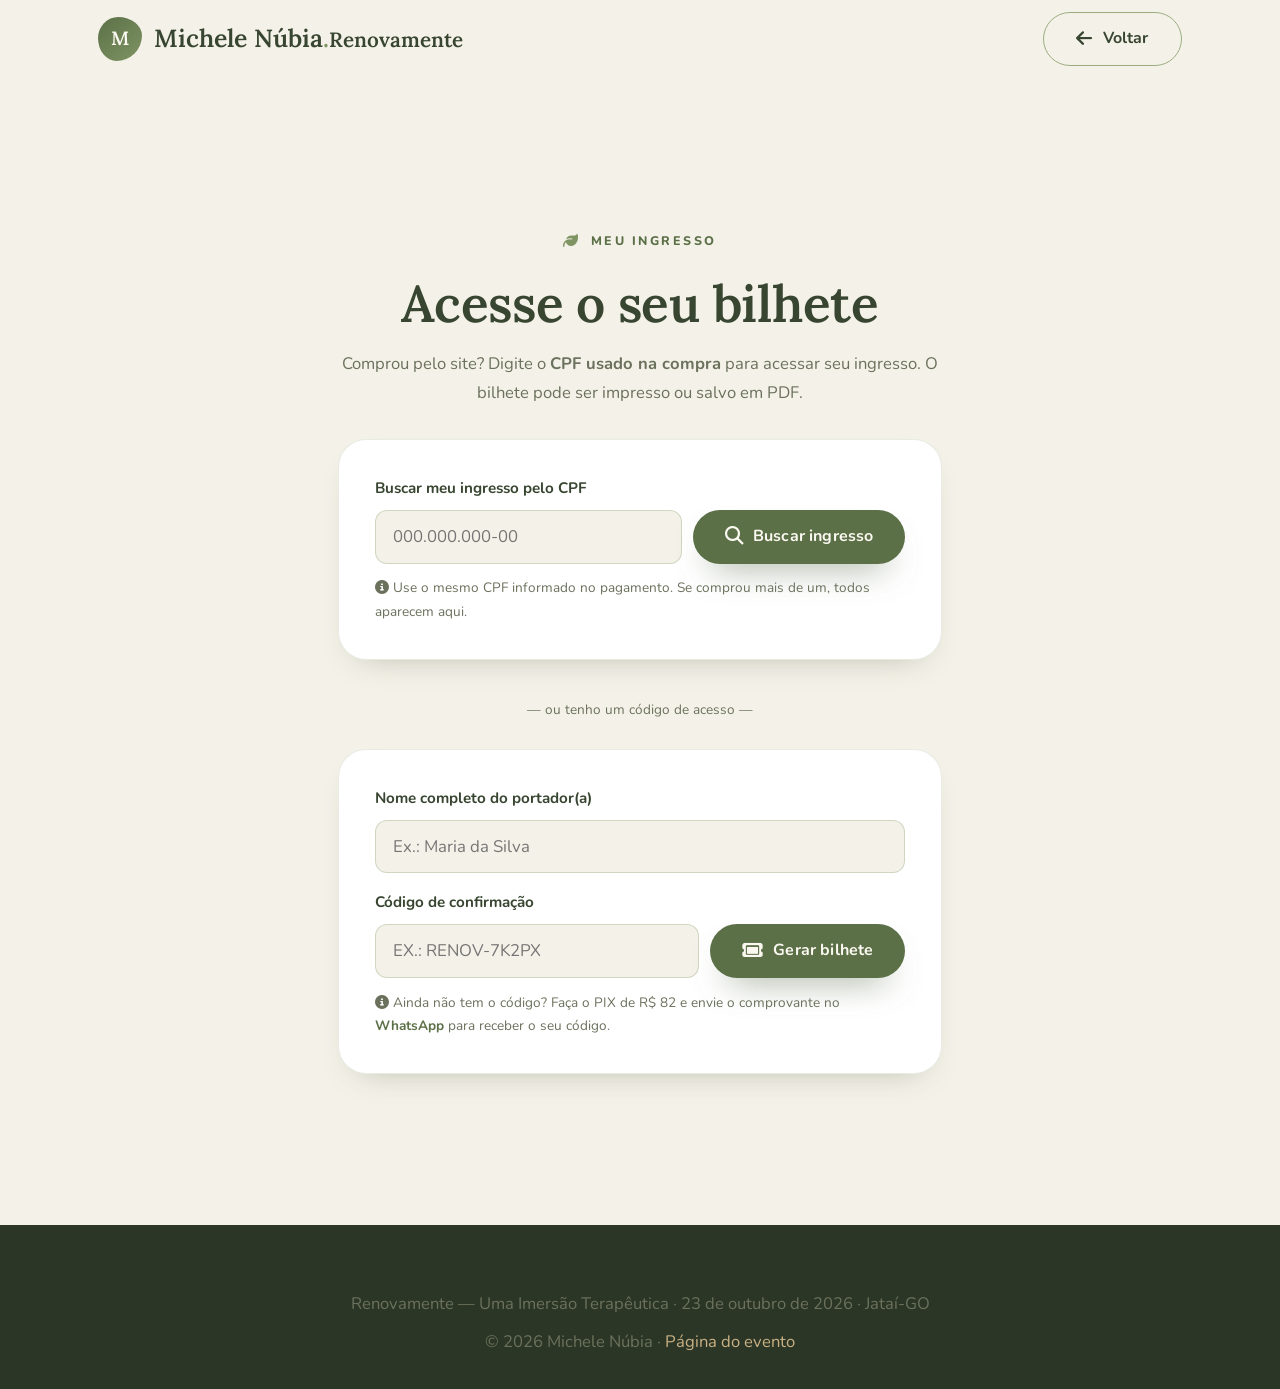
<file: renovamente/bilhete/index.html>
<!DOCTYPE html>
<html lang="pt-BR">
<head>
  <meta charset="UTF-8">
  <meta name="viewport" content="width=device-width, initial-scale=1.0">
  <title>Meu Bilhete — Renovamente | Imersão Terapêutica</title>
  <meta name="description" content="Gere e imprima o seu bilhete do Renovamente – Uma Imersão Terapêutica. 23 de outubro de 2026, 19h, Jataí-GO.">
  <meta name="robots" content="noindex, follow">
  <meta name="theme-color" content="#2c3626">

  <link rel="icon" href="/assets/img/favicon.svg" type="image/svg+xml">
  <link rel="preconnect" href="https://fonts.googleapis.com">
  <link rel="preconnect" href="https://fonts.gstatic.com" crossorigin>
  <link href="https://fonts.googleapis.com/css2?family=Lora:ital,wght@0,400;0,500;0,600;1,400;1,500&family=Nunito:wght@400;500;600;700;800&display=swap" rel="stylesheet">
  <link rel="stylesheet" href="https://cdnjs.cloudflare.com/ajax/libs/font-awesome/6.5.1/css/all.min.css" referrerpolicy="no-referrer">
  <link rel="stylesheet" href="/assets/css/styles.css">
  <link rel="stylesheet" href="/assets/css/bilhete.css">
</head>
<body>

  <header class="site-header ev-header">
    <div class="container nav">
      <a href="/renovamente/" class="brand" aria-label="Voltar para a página do evento">
        <span class="brand-mark">M</span>
        <span>Michele Núbia<span class="dot">.</span><small>Renovamente</small></span>
      </a>
      <a href="/renovamente/#ingresso" class="btn btn-outline"><i class="fas fa-arrow-left"></i> Voltar</a>
    </div>
  </header>

  <main class="bilhete-page">
    <section>
      <div class="container gen-wrap">
        <div class="section-head bilhete-head" style="margin-bottom:2rem">
          <span class="eyebrow">Meu ingresso</span>
          <h2>Acesse o seu bilhete</h2>
          <p>Comprou pelo site? Digite o <strong>CPF usado na compra</strong> para acessar seu ingresso. O bilhete pode ser impresso ou salvo em PDF.</p>
        </div>

        <form class="gen-form" id="cpfForm" novalidate>
          <label for="cpfBusca">Buscar meu ingresso pelo CPF</label>
          <div class="field">
            <input type="text" id="cpfBusca" inputmode="numeric" placeholder="000.000.000-00" autocomplete="off" required>
            <button type="submit" class="btn btn-moss" id="btnCpf"><i class="fas fa-magnifying-glass"></i> Buscar ingresso</button>
          </div>
          <p class="gen-error" id="cpfError">Nenhum ingresso encontrado para este CPF.</p>
          <p class="gen-hint"><i class="fas fa-circle-info"></i> Use o mesmo CPF informado no pagamento. Se comprou mais de um, todos aparecem aqui.</p>
        </form>

        <div style="text-align:center;margin:0.4rem 0 1.6rem"><span style="color:var(--ink-soft);font-size:0.85rem">— ou tenho um código de acesso —</span></div>

        <form class="gen-form" id="genForm" novalidate>
          <label for="nome">Nome completo do portador(a)</label>
          <div class="field" style="margin-bottom:1rem">
            <input type="text" id="nome" name="nome" placeholder="Ex.: Maria da Silva" autocomplete="name" required>
          </div>
          <label for="codigo">Código de confirmação</label>
          <div class="field">
            <input type="text" id="codigo" name="codigo" placeholder="Ex.: RENOV-7K2PX" autocomplete="off" spellcheck="false" style="text-transform:uppercase" required>
            <button type="submit" class="btn btn-moss" id="btnGen"><i class="fas fa-ticket"></i> Gerar bilhete</button>
          </div>
          <p class="gen-error" id="genError">Verifique os dados e tente novamente.</p>
          <p class="gen-hint"><i class="fas fa-circle-info"></i> Ainda não tem o código? Faça o PIX de R$ 82 e envie o comprovante no
            <a href="https://wa.me/556493256081?text=Ol%C3%A1!%20Fiz%20o%20PIX%20do%20Renovamente%20e%20quero%20meu%20c%C3%B3digo%20de%20confirma%C3%A7%C3%A3o." target="_blank" rel="noopener" style="color:var(--moss-600);font-weight:700">WhatsApp</a> para receber o seu código.</p>
        </form>

        <div class="vticket-area" id="ticketArea">
          <div class="vticket" id="ticket">
            <div class="vticket-main">
              <div class="vt-brand">
                <span class="brand-mark">M</span>
                <div><b>Michele Núbia</b><small>Renovamente</small></div>
              </div>
              <div class="vt-title">Renovamente</div>
              <div class="vt-sub">Uma Imersão Terapêutica</div>

              <div class="vt-meta">
                <div><i class="fas fa-calendar-day"></i><span><b>23 de outubro de 2026</b>sexta-feira</span></div>
                <div><i class="fas fa-clock"></i><span><b>19h</b>Abertura da noite</span></div>
                <div><i class="fas fa-location-dot"></i><span><b>Jataí — GO</b>Centro de Cultura Dom Benedito</span></div>
                <div><i class="fas fa-ticket"></i><span><b>Ingresso Individual</b>R$ 82,00</span></div>
              </div>

              <div class="vt-holder">
                <label>Portador(a)</label>
                <strong id="vtName">—</strong>
              </div>

              <div class="vt-foot">
                <span class="vt-code-inline">Código: <span id="vtCodeInline">—</span></span>
                <span class="vt-issued">Emitido em <span id="vtIssued">—</span></span>
              </div>
            </div>

            <div class="vticket-stub">
              <span class="st-label">Entrada</span>
              <span class="st-price">R$ 82</span>
              <span class="st-code" id="vtCode">—</span>
              <span class="st-bars" id="vtBars" aria-hidden="true"></span>
            </div>
          </div>

          <p class="vt-note" id="vtStatus"><i class="fas fa-circle-check"></i> Bilhete confirmado. Apresente-o (impresso ou na tela) na entrada.</p>

          <div class="vt-actions">
            <button type="button" class="btn btn-moss" id="btnPrint"><i class="fas fa-print"></i> Imprimir / Salvar PDF</button>
            <a class="btn btn-wa" id="btnWa" href="#" target="_blank" rel="noopener"><i class="fab fa-whatsapp"></i> Enviar meu bilhete</a>
            <button type="button" class="btn btn-outline" id="btnNew"><i class="fas fa-rotate"></i> Outro bilhete</button>
          </div>
        </div>
      </div>
    </section>
  </main>

  <footer class="site-footer">
    <div class="container">
      <div class="footer-bottom" style="border:none;padding-top:0">
        <p>Renovamente — Uma Imersão Terapêutica · 23 de outubro de 2026 · Jataí-GO</p>
        <p style="margin-top:0.6rem">© <span id="year">2026</span> Michele Núbia · <a href="/renovamente/" style="color:var(--wheat)">Página do evento</a></p>
      </div>
    </div>
  </footer>

  <script src="/assets/js/renov-config.js"></script>
  <script src="/assets/js/renov-track.js" defer></script>
  <script>
    (function () {
      var form = document.getElementById('genForm');
      var input = document.getElementById('nome');
      var codeInput = document.getElementById('codigo');
      var error = document.getElementById('genError');
      var btnGen = document.getElementById('btnGen');
      var area = document.getElementById('ticketArea');
      var elName = document.getElementById('vtName');
      var elCode = document.getElementById('vtCode');
      var elCodeIn = document.getElementById('vtCodeInline');
      var elIssued = document.getElementById('vtIssued');
      var elStatus = document.getElementById('vtStatus');
      var bars = document.getElementById('vtBars');
      var btnWa = document.getElementById('btnWa');
      var yearEl = document.getElementById('year');
      if (yearEl) yearEl.textContent = new Date().getFullYear();

      function titleCase(s) {
        return s.toLowerCase().replace(/(^|\s|-|')([a-zà-ú])/g, function (m, sep, ch) { return sep + ch.toUpperCase(); });
      }
      function showError(msg) { error.textContent = msg; error.classList.add('show'); }
      function renderBars(code) {
        bars.innerHTML = '';
        var seed = 0; for (var i = 0; i < code.length; i++) seed += code.charCodeAt(i) * (i + 1);
        for (var j = 0; j < 34; j++) {
          var bar = document.createElement('i');
          seed = (seed * 1103515245 + 12345) & 0x7fffffff;
          bar.style.width = ((seed % 3) + 1) + 'px';
          bar.style.opacity = (seed % 2) ? '1' : '0.5';
          bars.appendChild(bar);
        }
      }
      function renderTicket(holder, code, issuedISO, reprint) {
        var name = titleCase(holder.trim().replace(/\s+/g, ' '));
        elName.textContent = name;
        elCode.textContent = code;
        elCodeIn.textContent = code;
        var d = issuedISO ? new Date(issuedISO) : new Date();
        elIssued.textContent = d.toLocaleDateString('pt-BR');
        renderBars(code);
        elStatus.innerHTML = reprint
          ? '<i class="fas fa-rotate"></i> Reimpressão do bilhete já emitido. Apresente-o na entrada.'
          : '<i class="fas fa-circle-check"></i> Bilhete confirmado! Apresente-o (impresso ou na tela) na entrada.';
        var msg = 'Olá! Segue meu bilhete do Renovamente (23/10/2026).%0APortador: ' +
                  encodeURIComponent(name) + '%0ACódigo: ' + code + '%0AJá realizei o pagamento via PIX.';
        btnWa.href = 'https://wa.me/556493256081?text=' + msg;
        area.classList.add('show');
        area.scrollIntoView({ behavior: 'smooth', block: 'start' });
      }

      function setLoading(on) {
        btnGen.disabled = on;
        btnGen.innerHTML = on ? '<i class="fas fa-spinner fa-spin"></i> Validando...' : '<i class="fas fa-ticket"></i> Gerar bilhete';
      }

      async function redeem(name, code) {
        if (!window.RENOV || !window.RENOV.url || window.RENOV.url.indexOf('__') === 0) {
          showError('Sistema de validação indisponível no momento. Fale com a organização pelo WhatsApp.');
          return;
        }
        setLoading(true);
        error.classList.remove('show');
        try {
          var resp = await fetch(window.RENOV.url + '/rest/v1/rpc/renov_redeem_code', {
            method: 'POST',
            headers: { 'apikey': window.RENOV.key, 'Authorization': 'Bearer ' + window.RENOV.key, 'Content-Type': 'application/json' },
            body: JSON.stringify({ p_code: code, p_name: name })
          });
          if (!resp.ok) throw new Error('http ' + resp.status);
          var data = await resp.json();
          if (!data || data.ok !== true) {
            var m = 'Não foi possível validar o código.';
            if (data && data.error === 'invalido') m = 'Código inválido ou não encontrado. Confira com a organização pelo WhatsApp.';
            else if (data && data.error === 'nome') m = 'Digite o seu nome completo (nome e sobrenome).';
            showError(m);
            setLoading(false);
            return;
          }
          setLoading(false);
          area.classList.remove('show');
          renderTicket(data.holder || name, data.code || code, data.redeemed_at, !!data.reprint);
        } catch (e) {
          showError('Não foi possível validar agora. Verifique a conexão e tente novamente.');
          setLoading(false);
        }
      }

      form.addEventListener('submit', function (e) {
        e.preventDefault();
        var v = input.value.trim();
        var c = codeInput.value.trim().toUpperCase();
        if (v.length < 3 || v.indexOf(' ') === -1) { showError('Digite o seu nome completo (nome e sobrenome).'); input.focus(); return; }
        if (c.length < 4) { showError('Digite o código de confirmação que você recebeu.'); codeInput.focus(); return; }
        redeem(v, c);
      });
      input.addEventListener('input', function () { error.classList.remove('show'); });
      codeInput.addEventListener('input', function () { error.classList.remove('show'); });

      /* ---- Busca por CPF ---- */
      var cpfForm = document.getElementById('cpfForm');
      var cpfBusca = document.getElementById('cpfBusca');
      var cpfError = document.getElementById('cpfError');
      var btnCpf = document.getElementById('btnCpf');
      cpfBusca.addEventListener('input', function () {
        var v = cpfBusca.value.replace(/\D/g, '').slice(0, 11);
        v = v.replace(/(\d{3})(\d)/, '$1.$2').replace(/(\d{3})(\d)/, '$1.$2').replace(/(\d{3})(\d{1,2})$/, '$1-$2');
        cpfBusca.value = v; cpfError.classList.remove('show');
      });
      cpfForm.addEventListener('submit', async function (e) {
        e.preventDefault();
        cpfError.classList.remove('show');
        var c = cpfBusca.value.replace(/\D/g, '');
        if (c.length !== 11) { cpfError.textContent = 'Digite um CPF válido (11 dígitos).'; cpfError.classList.add('show'); return; }
        if (!window.RENOV || window.RENOV.url.indexOf('__') === 0) { cpfError.textContent = 'Sistema indisponível. Tente novamente.'; cpfError.classList.add('show'); return; }
        btnCpf.disabled = true; btnCpf.innerHTML = '<i class="fas fa-spinner fa-spin"></i> Buscando...';
        try {
          var resp = await fetch(window.RENOV.url + '/rest/v1/rpc/renov_ticket_by_cpf', {
            method: 'POST',
            headers: { 'apikey': window.RENOV.key, 'Authorization': 'Bearer ' + window.RENOV.key, 'Content-Type': 'application/json' },
            body: JSON.stringify({ p_cpf: c })
          });
          var rows = await resp.json();
          btnCpf.disabled = false; btnCpf.innerHTML = '<i class="fas fa-magnifying-glass"></i> Buscar ingresso';
          if (!Array.isArray(rows) || rows.length === 0) {
            cpfError.textContent = 'Nenhum ingresso pago encontrado para este CPF. Confira o número ou fale com a organização.';
            cpfError.classList.add('show'); return;
          }
          area.classList.remove('show');
          renderTicket(rows[0].name, rows[0].code, rows[0].paid_at, false);
          if (rows.length > 1) {
            var extras = rows.slice(1).map(function (r) { return r.code; }).join(', ');
            elStatus.innerHTML = '<i class="fas fa-circle-check"></i> Você tem ' + rows.length + ' ingressos. Este é 1 deles. Outros códigos: ' + extras;
          }
        } catch (e2) {
          btnCpf.disabled = false; btnCpf.innerHTML = '<i class="fas fa-magnifying-glass"></i> Buscar ingresso';
          cpfError.textContent = 'Erro ao buscar. Verifique a conexão e tente novamente.'; cpfError.classList.add('show');
        }
      });

      document.getElementById('btnPrint').addEventListener('click', function () { window.print(); });
      document.getElementById('btnNew').addEventListener('click', function () {
        area.classList.remove('show'); input.value = ''; codeInput.value = ''; input.focus();
        window.scrollTo({ top: 0, behavior: 'smooth' });
      });

      /* Pré-preenchimento por ?nome= e ?codigo= (link enviado pela organização) */
      var params = new URLSearchParams(window.location.search);
      var preNome = params.get('nome'); var preCod = params.get('codigo');
      if (preNome) input.value = preNome.trim();
      if (preCod) codeInput.value = preCod.trim().toUpperCase();
      if (preNome && preCod && preNome.trim().length >= 3 && preCod.trim().length >= 4) {
        redeem(preNome.trim(), preCod.trim().toUpperCase());
      }
    })();
  </script>
</body>
</html>
</file>
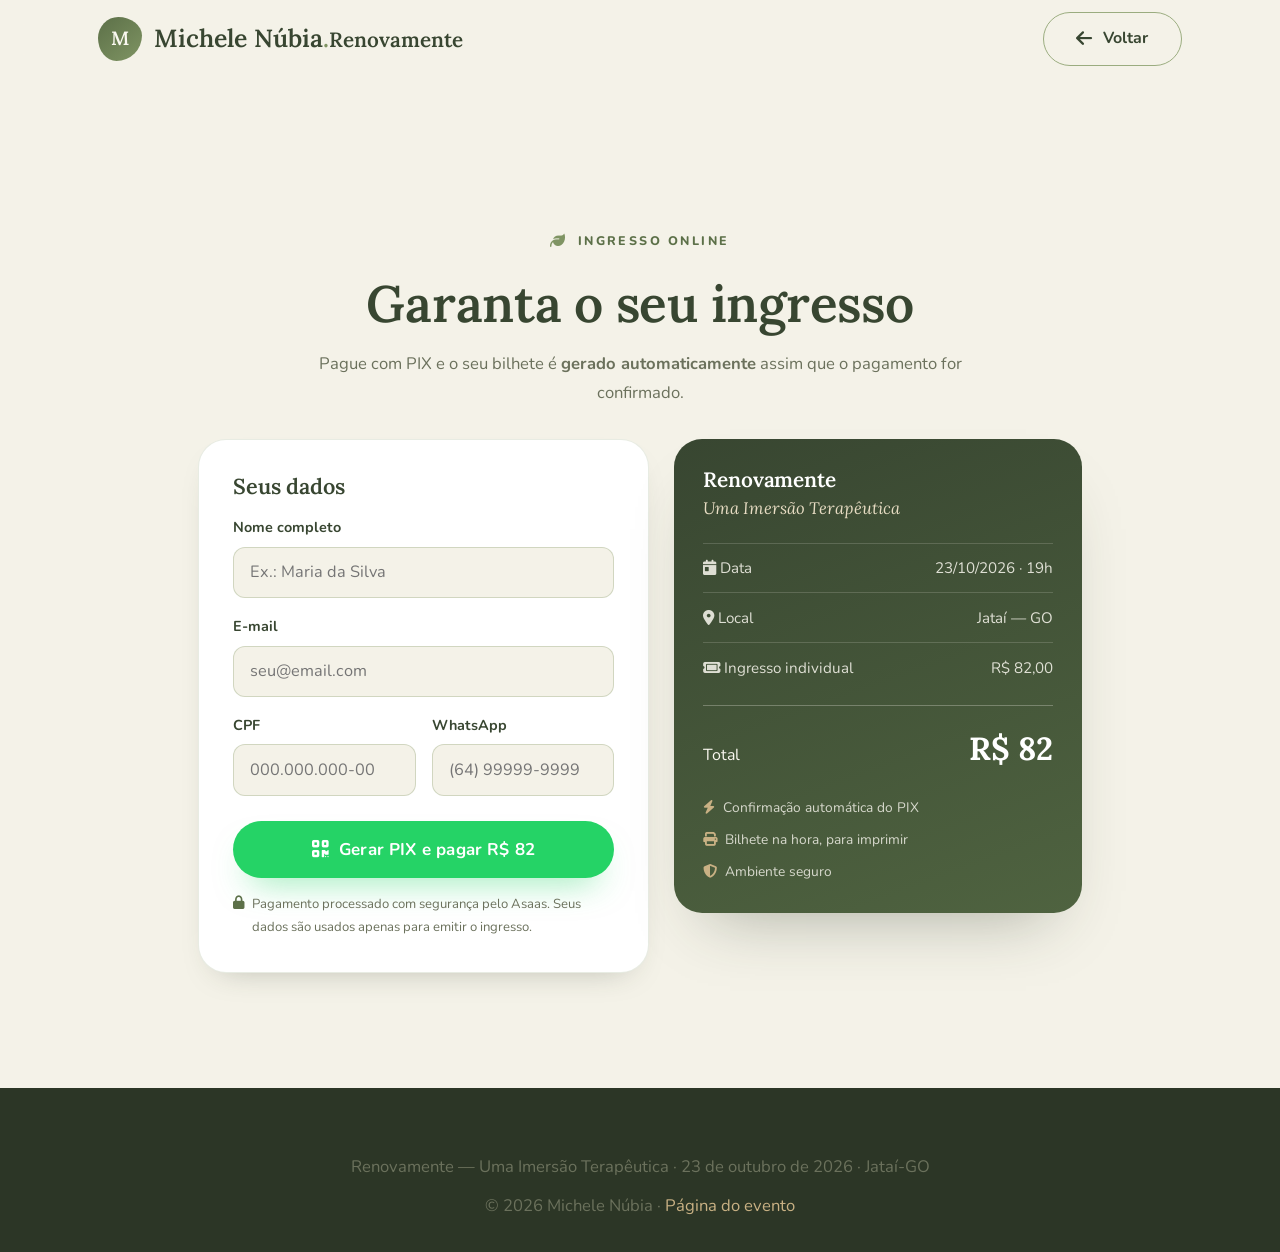
<file: renovamente/comprar/index.html>
<!DOCTYPE html>
<html lang="pt-BR">
<head>
  <meta charset="UTF-8">
  <meta name="viewport" content="width=device-width, initial-scale=1.0">
  <title>Comprar ingresso — Renovamente | Imersão Terapêutica</title>
  <meta name="description" content="Compre seu ingresso do Renovamente com PIX. Confirmação automática e bilhete na hora. 23 de outubro de 2026, 19h, Jataí-GO.">
  <meta name="robots" content="noindex, follow">
  <meta name="theme-color" content="#2c3626">
  <link rel="icon" href="/assets/img/favicon.svg" type="image/svg+xml">
  <link rel="preconnect" href="https://fonts.googleapis.com">
  <link rel="preconnect" href="https://fonts.gstatic.com" crossorigin>
  <link href="https://fonts.googleapis.com/css2?family=Lora:ital,wght@0,400;0,500;0,600;1,400;1,500&family=Nunito:wght@400;500;600;700;800&display=swap" rel="stylesheet">
  <link rel="stylesheet" href="https://cdnjs.cloudflare.com/ajax/libs/font-awesome/6.5.1/css/all.min.css" referrerpolicy="no-referrer">
  <link rel="stylesheet" href="/assets/css/styles.css">
  <link rel="stylesheet" href="/assets/css/bilhete.css">
</head>
<body>
  <header class="site-header ev-header">
    <div class="container nav">
      <a href="/renovamente/" class="brand" aria-label="Voltar para a página do evento">
        <span class="brand-mark">M</span>
        <span>Michele Núbia<span class="dot">.</span><small>Renovamente</small></span>
      </a>
      <a href="/renovamente/" class="btn btn-outline"><i class="fas fa-arrow-left"></i> Voltar</a>
    </div>
  </header>

  <main class="bilhete-page">
    <section>
      <div class="container gen-wrap" style="max-width:960px">
        <div class="section-head bilhete-head" style="margin-bottom:2rem">
          <span class="eyebrow">Ingresso online</span>
          <h2>Garanta o seu ingresso</h2>
          <p>Pague com PIX e o seu bilhete é <strong>gerado automaticamente</strong> assim que o pagamento for confirmado.</p>
        </div>

        <!-- ETAPA 1: DADOS -->
        <div class="pay-step show" id="step1">
          <div class="checkout-grid">
            <div class="buy-card">
              <h3>Seus dados</h3>
              <form id="buyForm" novalidate>
                <div class="buy-field">
                  <label for="bname">Nome completo</label>
                  <input type="text" id="bname" autocomplete="name" placeholder="Ex.: Maria da Silva" required>
                </div>
                <div class="buy-field">
                  <label for="bemail">E-mail</label>
                  <input type="email" id="bemail" autocomplete="email" placeholder="seu@email.com" required>
                </div>
                <div class="buy-row2">
                  <div class="buy-field">
                    <label for="bcpf">CPF</label>
                    <input type="text" id="bcpf" inputmode="numeric" autocomplete="off" placeholder="000.000.000-00" required>
                  </div>
                  <div class="buy-field">
                    <label for="bphone">WhatsApp</label>
                    <input type="text" id="bphone" inputmode="numeric" autocomplete="tel" placeholder="(64) 99999-9999">
                  </div>
                </div>
                <p class="buy-error" id="buyError">Confira os dados e tente novamente.</p>
                <button type="submit" class="btn btn-wa btn-block btn-lg" id="btnPay" style="margin-top:0.6rem">
                  <i class="fas fa-qrcode"></i> Gerar PIX e pagar R$ 82
                </button>
                <p class="buy-hint"><i class="fas fa-lock"></i> Pagamento processado com segurança pelo Asaas. Seus dados são usados apenas para emitir o ingresso.</p>
              </form>
            </div>

            <aside class="order-summary">
              <h4>Renovamente</h4>
              <p class="sub">Uma Imersão Terapêutica</p>
              <div class="order-line"><span><i class="fas fa-calendar-day"></i> Data</span><span>23/10/2026 · 19h</span></div>
              <div class="order-line"><span><i class="fas fa-location-dot"></i> Local</span><span>Jataí — GO</span></div>
              <div class="order-line"><span><i class="fas fa-ticket"></i> Ingresso individual</span><span>R$ 82,00</span></div>
              <div class="order-total"><span>Total</span><b>R$ 82</b></div>
              <ul class="order-perks">
                <li><i class="fas fa-bolt"></i> Confirmação automática do PIX</li>
                <li><i class="fas fa-print"></i> Bilhete na hora, para imprimir</li>
                <li><i class="fas fa-shield-halved"></i> Ambiente seguro</li>
              </ul>
            </aside>
          </div>
        </div>

        <!-- ETAPA 2: PAGAMENTO PIX -->
        <div class="pay-step" id="step2">
          <div class="buy-card" style="max-width:560px;margin:0 auto">
            <div class="qr-wrap">
              <h3 style="text-align:center">Pague com PIX para confirmar</h3>
              <p style="text-align:center;margin-bottom:1.2rem">Abra o app do seu banco, escaneie o QR Code ou use o PIX copia e cola.</p>
              <img id="qrImg" class="qr-img" alt="QR Code PIX" width="230" height="230">
              <div class="pix-copia">
                <input type="text" id="pixPayload" readonly>
                <button type="button" class="pix-copy" id="copyPix"><i class="fas fa-copy"></i> Copiar</button>
              </div>
              <div class="pay-status" id="payStatus">
                <i class="fas fa-spinner fa-spin"></i> Aguardando confirmação do pagamento…
              </div>
              <p class="buy-hint" style="justify-content:center"><i class="fas fa-circle-info"></i> Assim que o pagamento cair, o seu bilhete aparece aqui automaticamente. Pode deixar esta página aberta.</p>
              <p style="text-align:center;margin-top:0.6rem;font-size:0.82rem;color:var(--ink-soft)">Valor: <strong>R$ 82,00</strong> · Ingresso Renovamente</p>
              <div id="saveLinkBox" style="margin-top:1.1rem;background:var(--sage-100);border-radius:12px;padding:0.9rem 1rem;font-size:0.86rem;color:var(--green-800);display:none">
                <b>🔖 Guarde o link do seu ingresso</b>
                <div style="color:var(--ink-soft);margin:0.2rem 0 0.5rem">Se fechar a página, acesse por aqui após o pagamento:</div>
                <div style="display:flex;gap:0.5rem">
                  <input id="saveLink" type="text" readonly style="flex:1;font-family:'Courier New',monospace;font-size:0.78rem;padding:0.6rem;border:1px solid rgba(127,148,99,.3);border-radius:8px;background:#fff;color:var(--green-800)">
                  <button type="button" class="pix-copy" id="copyLink" style="padding:0.6rem 0.8rem"><i class="fas fa-copy"></i></button>
                </div>
              </div>
            </div>
          </div>
        </div>

        <!-- ETAPA 3: BILHETE -->
        <div class="pay-step" id="step3">
          <div class="vticket-area show">
            <div class="vticket">
              <div class="vticket-main">
                <div class="vt-brand"><span class="brand-mark">M</span><div><b>Michele Núbia</b><small>Renovamente</small></div></div>
                <div class="vt-title">Renovamente</div>
                <div class="vt-sub">Uma Imersão Terapêutica</div>
                <div class="vt-meta">
                  <div><i class="fas fa-calendar-day"></i><span><b>23 de outubro de 2026</b>sexta-feira</span></div>
                  <div><i class="fas fa-clock"></i><span><b>19h</b>Abertura da noite</span></div>
                  <div><i class="fas fa-location-dot"></i><span><b>Jataí — GO</b>Centro de Cultura Dom Benedito</span></div>
                  <div><i class="fas fa-ticket"></i><span><b>Ingresso Individual</b>R$ 82,00</span></div>
                </div>
                <div class="vt-holder"><label>Portador(a)</label><strong id="vtName">—</strong></div>
                <div class="vt-foot">
                  <span class="vt-code-inline">Código: <span id="vtCodeInline">—</span></span>
                  <span class="vt-issued">Pago em <span id="vtIssued">—</span></span>
                </div>
              </div>
              <div class="vticket-stub">
                <span class="st-label">Entrada</span>
                <span class="st-price">R$ 82</span>
                <span class="st-code" id="vtCode">—</span>
                <span class="st-bars" id="vtBars" aria-hidden="true"></span>
              </div>
            </div>
            <p class="vt-note"><i class="fas fa-circle-check"></i> Pagamento confirmado! Este é o seu bilhete — apresente-o (impresso ou na tela) na entrada.</p>
            <div class="vt-actions">
              <button type="button" class="btn btn-moss" id="btnPrint"><i class="fas fa-print"></i> Imprimir / Salvar PDF</button>
              <a class="btn btn-wa" id="btnWa" href="#" target="_blank" rel="noopener"><i class="fab fa-whatsapp"></i> Enviar meu bilhete</a>
            </div>
          </div>
        </div>

      </div>
    </section>
  </main>

  <footer class="site-footer">
    <div class="container">
      <div class="footer-bottom" style="border:none;padding-top:0">
        <p>Renovamente — Uma Imersão Terapêutica · 23 de outubro de 2026 · Jataí-GO</p>
        <p style="margin-top:0.6rem">© <span id="year">2026</span> Michele Núbia · <a href="/renovamente/" style="color:var(--wheat)">Página do evento</a></p>
      </div>
    </div>
  </footer>

  <script src="/assets/js/renov-config.js"></script>
  <script src="/assets/js/renov-track.js" defer></script>
  <script>
    (function () {
      var yearEl = document.getElementById('year');
      if (yearEl) yearEl.textContent = new Date().getFullYear();

      var form = document.getElementById('buyForm');
      var bname = document.getElementById('bname'), bemail = document.getElementById('bemail'),
          bcpf = document.getElementById('bcpf'), bphone = document.getElementById('bphone');
      var err = document.getElementById('buyError'), btnPay = document.getElementById('btnPay');
      var step1 = document.getElementById('step1'), step2 = document.getElementById('step2'), step3 = document.getElementById('step3');
      var qrImg = document.getElementById('qrImg'), pixPayload = document.getElementById('pixPayload'),
          payStatus = document.getElementById('payStatus');
      var poll = null, currentOrder = null;

      function digits(s) { return (s || '').replace(/\D/g, ''); }
      function validCPF(c) {
        c = digits(c);
        if (c.length !== 11 || /^(\d)\1{10}$/.test(c)) return false;
        var s = 0, r, i;
        for (i = 0; i < 9; i++) s += parseInt(c[i], 10) * (10 - i);
        r = (s * 10) % 11; if (r === 10) r = 0; if (r !== parseInt(c[9], 10)) return false;
        s = 0; for (i = 0; i < 10; i++) s += parseInt(c[i], 10) * (11 - i);
        r = (s * 10) % 11; if (r === 10) r = 0; if (r !== parseInt(c[10], 10)) return false;
        return true;
      }
      function titleCase(s) { return s.toLowerCase().replace(/(^|\s|-|')([a-zà-ú])/g, function (m, a, b) { return a + b.toUpperCase(); }); }
      function showErr(m) { err.textContent = m; err.classList.add('show'); }
      function fn(name) { return window.RENOV.url + '/functions/v1/' + name; }
      function headers() { return { 'apikey': window.RENOV.key, 'Authorization': 'Bearer ' + window.RENOV.key, 'Content-Type': 'application/json' }; }

      // Máscaras simples
      bcpf.addEventListener('input', function () {
        var v = digits(bcpf.value).slice(0, 11);
        v = v.replace(/(\d{3})(\d)/, '$1.$2').replace(/(\d{3})(\d)/, '$1.$2').replace(/(\d{3})(\d{1,2})$/, '$1-$2');
        bcpf.value = v;
      });
      bphone.addEventListener('input', function () {
        var v = digits(bphone.value).slice(0, 11);
        if (v.length > 6) v = v.replace(/(\d{2})(\d{5})(\d{0,4}).*/, '($1) $2-$3');
        else if (v.length > 2) v = v.replace(/(\d{2})(\d{0,5})/, '($1) $2');
        bphone.value = v;
      });

      function renderBars(code) {
        var bars = document.getElementById('vtBars'); bars.innerHTML = '';
        var seed = 0; for (var i = 0; i < code.length; i++) seed += code.charCodeAt(i) * (i + 1);
        for (var j = 0; j < 34; j++) { var b = document.createElement('i'); seed = (seed * 1103515245 + 12345) & 0x7fffffff; b.style.width = ((seed % 3) + 1) + 'px'; b.style.opacity = (seed % 2) ? '1' : '0.5'; bars.appendChild(b); }
      }
      function showTicket(name, code) {
        var nm = titleCase(name.trim());
        document.getElementById('vtName').textContent = nm;
        document.getElementById('vtCode').textContent = code;
        document.getElementById('vtCodeInline').textContent = code;
        document.getElementById('vtIssued').textContent = new Date().toLocaleDateString('pt-BR');
        renderBars(code);
        var msg = 'Ol%C3%A1! Comprei meu ingresso do Renovamente (23/10/2026).%0APortador: ' + encodeURIComponent(nm) + '%0AC%C3%B3digo: ' + code;
        document.getElementById('btnWa').href = 'https://wa.me/556493256081?text=' + msg;
        step1.classList.remove('show'); step2.classList.remove('show'); step3.classList.add('show');
        if (window.renovTrack) renovTrack('paid', { code: code });
        window.scrollTo({ top: 0, behavior: 'smooth' });
      }

      function startPolling(orderId) {
        currentOrder = orderId;
        if (poll) clearInterval(poll);
        poll = setInterval(checkStatus, 4000);
        checkStatus();
      }
      async function checkStatus() {
        if (!currentOrder) return;
        try {
          var r = await fetch(window.RENOV.url + '/rest/v1/rpc/renov_order_status', {
            method: 'POST', headers: headers(), body: JSON.stringify({ p_order: currentOrder })
          });
          var d = await r.json();
          if (d && d.ok && d.status === 'paid' && d.code) {
            clearInterval(poll); poll = null;
            payStatus.classList.add('paid');
            payStatus.innerHTML = '<i class="fas fa-circle-check"></i> Pagamento confirmado!';
            setTimeout(function () { showTicket(d.name, d.code); }, 800);
          }
        } catch (e) { /* silencioso; tenta de novo */ }
      }

      form.addEventListener('submit', async function (e) {
        e.preventDefault();
        err.classList.remove('show');
        var name = bname.value.trim().replace(/\s+/g, ' ');
        var email = bemail.value.trim();
        var cpf = digits(bcpf.value), phone = digits(bphone.value);
        if (name.length < 3 || name.indexOf(' ') === -1) return showErr('Digite o seu nome completo.');
        if (!/^[^@\s]+@[^@\s]+\.[^@\s]+$/.test(email)) return showErr('Digite um e-mail válido.');
        if (!validCPF(cpf)) return showErr('CPF inválido. Confira os números e digite novamente.');
        if (!window.RENOV || window.RENOV.url.indexOf('__') === 0) return showErr('Sistema indisponível. Fale com a organização pelo WhatsApp.');

        if (window.renovTrack) renovTrack('checkout_start');
        btnPay.disabled = true; btnPay.innerHTML = '<i class="fas fa-spinner fa-spin"></i> Gerando PIX…';
        try {
          var resp = await fetch(fn('renov-checkout'), { method: 'POST', headers: headers(), body: JSON.stringify({ name: name, email: email, cpf: cpf, phone: phone }) });
          var data = await resp.json();
          if (!resp.ok || !data.ok) {
            var m = 'Não foi possível gerar o PIX. Tente novamente.';
            if (data.error === 'gateway') m = 'Pagamento ainda não está ativo. Fale com a organização pelo WhatsApp.';
            else if (data.error === 'cpf') m = 'CPF inválido.';
            else if (data.error === 'email') m = 'E-mail inválido.';
            else if (data.error === 'asaas_pix') m = 'Não foi possível gerar o PIX agora. Tente novamente em instantes ou fale com a organização pelo WhatsApp.';
            else if (data.error === 'asaas_customer') m = 'CPF inválido ou dados incorretos. Confira o CPF e tente novamente.';
            else if (data.error === 'asaas_payment') m = 'Não foi possível iniciar o pagamento. Tente novamente em instantes.';
            showErr(m);
            btnPay.disabled = false; btnPay.innerHTML = '<i class="fas fa-qrcode"></i> Gerar PIX e pagar R$ 82';
            return;
          }
          if (data.pixImage) qrImg.src = 'data:image/png;base64,' + data.pixImage;
          pixPayload.value = data.pixPayload || '';
          step1.classList.remove('show'); step2.classList.add('show');
          try {
            var slink = location.origin + location.pathname + '?order=' + data.orderId;
            var slinkEl = document.getElementById('saveLink');
            if (slinkEl) { slinkEl.value = slink; document.getElementById('saveLinkBox').style.display = 'block'; }
          } catch (e) {}
          if (window.renovTrack) renovTrack('pix_generated', { order: data.orderId });
          window.scrollTo({ top: 0, behavior: 'smooth' });
          startPolling(data.orderId);
        } catch (e2) {
          showErr('Erro de conexão. Verifique a internet e tente novamente.');
          btnPay.disabled = false; btnPay.innerHTML = '<i class="fas fa-qrcode"></i> Gerar PIX e pagar R$ 82';
        }
      });

      document.getElementById('copyPix').addEventListener('click', function () {
        var btn = this;
        navigator.clipboard.writeText(pixPayload.value).then(function () {
          btn.innerHTML = '<i class="fas fa-check"></i> Copiado'; setTimeout(function () { btn.innerHTML = '<i class="fas fa-copy"></i> Copiar'; }, 2000);
        });
      });
      document.getElementById('btnPrint').addEventListener('click', function () { window.print(); });
      (function () {
        var cl = document.getElementById('copyLink');
        if (cl) cl.addEventListener('click', function () {
          var el = document.getElementById('saveLink');
          navigator.clipboard.writeText(el.value); cl.innerHTML = '<i class="fas fa-check"></i>';
          setTimeout(function () { cl.innerHTML = '<i class="fas fa-copy"></i>'; }, 1800);
        });
      })();

      // 2ª via: abrir o bilhete de um pedido pago via ?order=<id>
      var reOrder = new URLSearchParams(window.location.search).get('order');
      if (reOrder) {
        step1.classList.remove('show');
        var h3 = step2.querySelector('h3'); if (h3) h3.textContent = 'Seu bilhete';
        var pdesc = step2.querySelector('.qr-wrap > p'); if (pdesc) pdesc.style.display = 'none';
        if (qrImg) qrImg.style.display = 'none';
        var pc = step2.querySelector('.pix-copia'); if (pc) pc.style.display = 'none';
        payStatus.innerHTML = '<i class="fas fa-spinner fa-spin"></i> Carregando seu bilhete…';
        step2.classList.add('show');
        startPolling(reOrder);
      }
    })();
  </script>
</body>
</html>
</file>
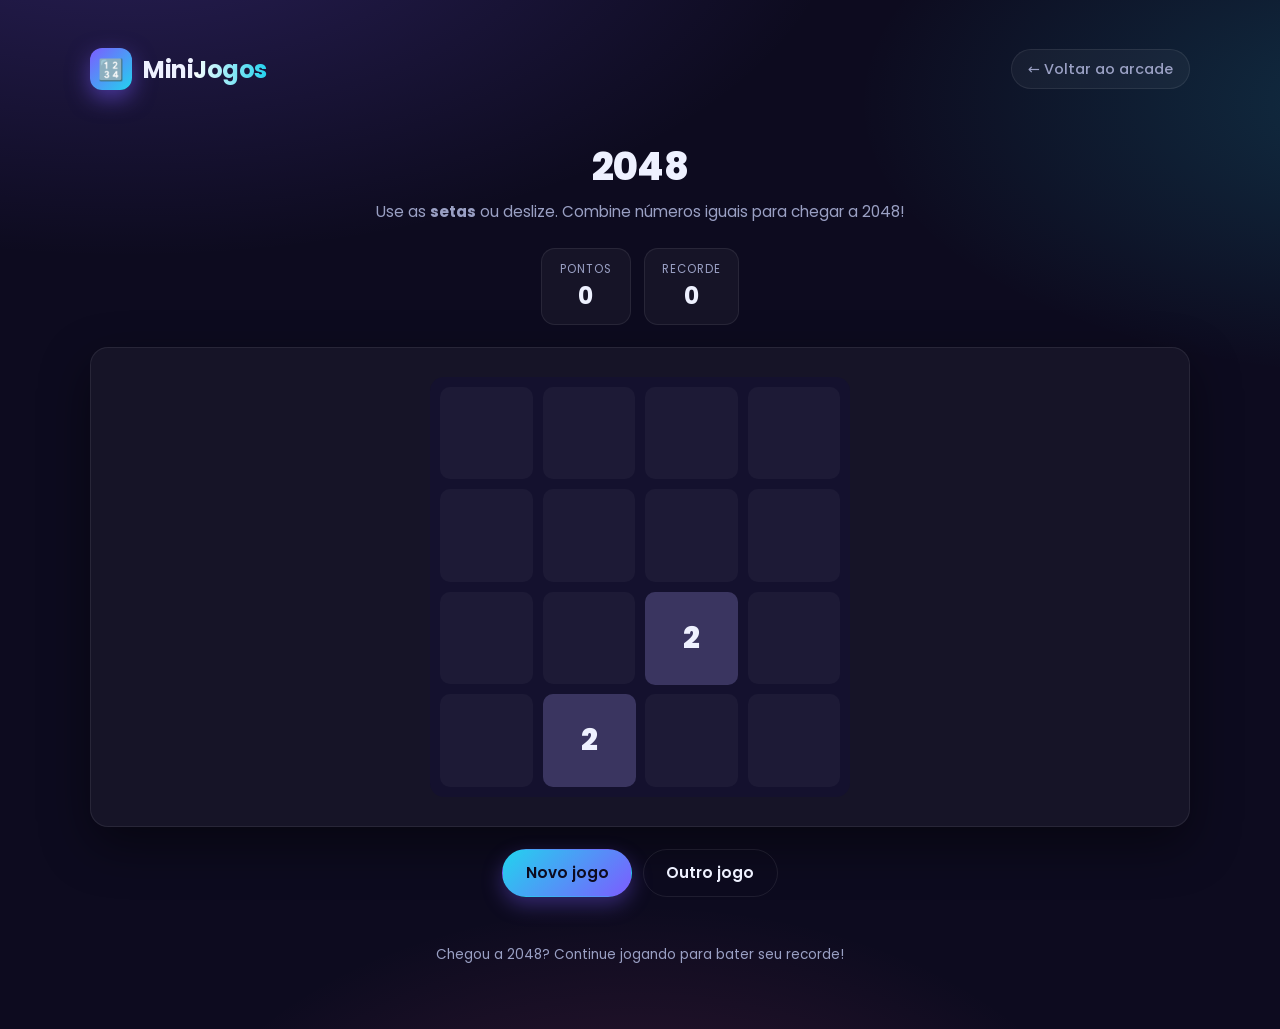
<file: jogos/2048.html>
<!DOCTYPE html>
<html lang="pt-BR">
<head>
  <meta charset="UTF-8" />
  <meta name="viewport" content="width=device-width, initial-scale=1.0" />
  <title>2048 • Mini-Jogos</title>
  <meta name="description" content="2048: deslize e combine os números até chegar à peça 2048." />
  <link rel="preconnect" href="https://fonts.googleapis.com" />
  <link rel="preconnect" href="https://fonts.gstatic.com" crossorigin />
  <link href="https://fonts.googleapis.com/css2?family=Poppins:wght@400;500;600;700;800&display=swap" rel="stylesheet" />
  <link rel="stylesheet" href="style.css" />
  <link rel="icon" href="data:image/svg+xml,<svg xmlns='http://www.w3.org/2000/svg' viewBox='0 0 100 100'><text y='.9em' font-size='90'>🔢</text></svg>" />
  <style>
    .stage { max-width: 420px; margin: 0 auto; position: relative; }
    .grid {
      position: relative;
      background: var(--bg-2);
      border-radius: 14px;
      padding: 10px;
      display: grid;
      grid-template-columns: repeat(4, 1fr);
      grid-template-rows: repeat(4, 1fr);
      gap: 10px;
      aspect-ratio: 1;
      touch-action: none;
    }
    .cell { background: rgba(255,255,255,0.04); border-radius: 10px; }
    .tiles { position: absolute; inset: 10px; }
    .tile {
      position: absolute;
      display: grid;
      place-items: center;
      border-radius: 10px;
      font-weight: 800;
      font-variant-numeric: tabular-nums;
      transition: transform 0.12s ease;
      will-change: transform;
    }
    .tile.new { animation: appear 0.16s ease; }
    .tile.merged { animation: bump 0.16s ease; }
    @keyframes appear { from { transform: scale(0); } to { transform: scale(1); } }
    @keyframes bump { 0% { transform: scale(1); } 50% { transform: scale(1.14); } 100% { transform: scale(1); } }

    .t2    { background:#3a3560; color:#eef1ff; }
    .t4    { background:#463f78; color:#eef1ff; }
    .t8    { background:#7c5cff; color:#fff; }
    .t16   { background:#6b4bff; color:#fff; }
    .t32   { background:#ff5c98; color:#fff; }
    .t64   { background:#ff3d7f; color:#fff; }
    .t128  { background:#22d3ee; color:#0d0b1f; font-size:0.9em; }
    .t256  { background:#12c2e0; color:#0d0b1f; font-size:0.9em; }
    .t512  { background:#34e0a1; color:#0d0b1f; font-size:0.9em; }
    .t1024 { background:#2bd48f; color:#0d0b1f; font-size:0.8em; }
    .t2048 { background:linear-gradient(135deg,#ffd54a,#ff9d00); color:#0d0b1f; font-size:0.8em; box-shadow:0 0 24px rgba(255,180,0,.6); }
    .tbig  { background:linear-gradient(135deg,#ffd54a,#ff5c98); color:#0d0b1f; font-size:0.75em; }
  </style>
</head>
<body>
  <div class="wrap">
    <header class="topbar">
      <div class="brand"><span class="logo">🔢</span><span>Mini<span class="grad">Jogos</span></span></div>
      <a class="back-link" href="index.html">&larr; Voltar ao arcade</a>
    </header>

    <div class="game-head">
      <h1>2048</h1>
      <p>Use as <strong>setas</strong> ou deslize. Combine números iguais para chegar a 2048!</p>
    </div>

    <div class="hud">
      <div class="stat"><span class="label">Pontos</span><span class="value" id="score">0</span></div>
      <div class="stat"><span class="label">Recorde</span><span class="value" id="best">0</span></div>
    </div>

    <div class="panel">
      <div class="stage">
        <div class="grid" id="grid">
          <div class="tiles" id="tiles"></div>
        </div>
        <div class="overlay" id="overlay">
          <div class="box">
            <h2 id="ovtitle"></h2>
            <p id="ovtext"></p>
            <button class="btn" id="ovBtn">Jogar de novo</button>
          </div>
        </div>
      </div>
    </div>

    <div class="controls">
      <button class="btn" id="newBtn">Novo jogo</button>
      <a class="btn ghost" href="index.html">Outro jogo</a>
    </div>

    <footer class="foot"><p>Chegou a 2048? Continue jogando para bater seu recorde!</p></footer>
  </div>

  <script>
    const SIZE = 4;
    const tilesEl = document.getElementById('tiles');
    const gridEl = document.getElementById('grid');
    const scoreEl = document.getElementById('score');
    const bestEl = document.getElementById('best');
    const overlay = document.getElementById('overlay');
    const ovTitle = document.getElementById('ovtitle');
    const ovText = document.getElementById('ovtext');
    const BEST_KEY = 'minijogos.2048.best';

    let board, score, won, over;

    // cria as 16 células de fundo uma única vez
    for (let i = 0; i < SIZE * SIZE; i++) {
      const c = document.createElement('div');
      c.className = 'cell';
      gridEl.insertBefore(c, tilesEl);
    }

    bestEl.textContent = localStorage.getItem(BEST_KEY) || '0';

    function init() {
      board = Array.from({ length: SIZE }, () => Array(SIZE).fill(0));
      score = 0; won = false; over = false;
      scoreEl.textContent = '0';
      overlay.classList.remove('show');
      addRandom(); addRandom();
      render();
    }

    function empties() {
      const list = [];
      for (let r = 0; r < SIZE; r++) for (let c = 0; c < SIZE; c++) if (!board[r][c]) list.push([r, c]);
      return list;
    }

    let spawn = null;

    function addRandom() {
      const e = empties();
      if (!e.length) return;
      const [r, c] = e[(Math.random() * e.length) | 0];
      board[r][c] = Math.random() < 0.9 ? 2 : 4;
      spawn = { r, c }; // posição para animação de surgimento
    }

    function cls(v) {
      if (v <= 1024) return 't' + v;
      if (v === 2048) return 't2048';
      return 'tbig';
    }

    function render(prev) {
      tilesEl.innerHTML = '';
      const gap = 10;
      for (let r = 0; r < SIZE; r++) {
        for (let c = 0; c < SIZE; c++) {
          const cell = board[r][c];
          if (!cell) continue;
          const v = typeof cell === 'object' ? cell.v : cell;
          const el = document.createElement('div');
          el.className = 'tile ' + cls(v);
          el.textContent = v;
          const size = `calc((100% - ${gap * 3}px) / 4)`;
          el.style.width = size;
          el.style.height = size;
          el.style.left = `calc((100% - ${gap * 3}px) / 4 * ${c} + ${gap * c}px)`;
          el.style.top = `calc((100% - ${gap * 3}px) / 4 * ${r} + ${gap * r}px)`;
          el.style.fontSize = el.style.fontSize || 'clamp(1.1rem, 6vw, 1.9rem)';
          if (spawn && spawn.r === r && spawn.c === c) el.classList.add('new');
          if (typeof cell === 'object' && cell.merged) el.classList.add('merged');
          tilesEl.appendChild(el);
        }
      }
      // limpa flags
      for (let r = 0; r < SIZE; r++) for (let c = 0; c < SIZE; c++) {
        if (typeof board[r][c] === 'object') board[r][c] = board[r][c].v;
      }
      spawn = null;
    }

    function slide(row) {
      let arr = row.filter(x => x);
      let gained = 0;
      const merges = [];
      for (let i = 0; i < arr.length - 1; i++) {
        if (arr[i] === arr[i + 1]) {
          arr[i] *= 2; gained += arr[i];
          if (arr[i] === 2048) won = true;
          arr.splice(i + 1, 1);
          merges.push(i);
        }
      }
      while (arr.length < SIZE) arr.push(0);
      return { arr, gained, merges };
    }

    function move(dir) {
      if (over) return;
      const before = JSON.stringify(board);
      // rotaciona para tratar tudo como "esquerda"
      let rotated = rotateForDir(board, dir);
      let merged = [];
      for (let r = 0; r < SIZE; r++) {
        const { arr, gained, merges } = slide(rotated[r]);
        rotated[r] = arr.map((v, c) => ({ v, mergedHere: merges.includes(c) }));
        score += gained;
        merged.push(merges);
      }
      // desrotaciona
      let plain = rotated.map(row => row.map(o => o.v));
      board = rotateBack(plain, dir);
      const mergedFlags = rotateBack(rotated.map(row => row.map(o => o.mergedHere)), dir);

      if (before === JSON.stringify(board)) { return; }

      // marca merges no board
      for (let r = 0; r < SIZE; r++) for (let c = 0; c < SIZE; c++) {
        if (board[r][c] && mergedFlags[r][c]) board[r][c] = { v: board[r][c], merged: true };
      }

      scoreEl.textContent = score;
      const best = parseInt(localStorage.getItem(BEST_KEY) || '0', 10);
      if (score > best) { localStorage.setItem(BEST_KEY, score); bestEl.textContent = score; }

      addRandom();
      render();

      if (won && !over) { finish('🎉 Você chegou a 2048!', 'Continue jogando para aumentar sua pontuação.', 'Continuar'); won = false; return; }
      if (!canMove()) { over = true; finish('😵 Fim de jogo', `Sem movimentos. Pontuação: ${score}.`, 'Jogar de novo'); }
    }

    function rotateForDir(b, dir) {
      // retorna cópia onde "deslizar à esquerda" corresponde à direção pedida
      let m = b.map(row => row.map(cell => typeof cell === 'object' ? cell.v : cell));
      if (dir === 'left') return m;
      if (dir === 'right') return m.map(r => r.slice().reverse());
      if (dir === 'up') return transpose(m);
      if (dir === 'down') return transpose(m).map(r => r.slice().reverse());
    }
    function rotateBack(m, dir) {
      if (dir === 'left') return m;
      if (dir === 'right') return m.map(r => r.slice().reverse());
      if (dir === 'up') return transpose(m);
      if (dir === 'down') return transpose(m.map(r => r.slice().reverse()));
    }
    function transpose(m) { return m[0].map((_, c) => m.map(r => r[c])); }

    function canMove() {
      if (empties().length) return true;
      for (let r = 0; r < SIZE; r++) for (let c = 0; c < SIZE; c++) {
        const v = board[r][c];
        if (c < SIZE - 1 && board[r][c + 1] === v) return true;
        if (r < SIZE - 1 && board[r + 1][c] === v) return true;
      }
      return false;
    }

    function finish(title, text, btn) {
      ovTitle.textContent = title;
      ovText.textContent = text;
      document.getElementById('ovBtn').textContent = btn;
      overlay.classList.add('show');
      document.getElementById('ovBtn').onclick = () => {
        if (btn === 'Continuar') overlay.classList.remove('show');
        else init();
      };
    }

    window.addEventListener('keydown', e => {
      const map = { ArrowLeft: 'left', ArrowRight: 'right', ArrowUp: 'up', ArrowDown: 'down' };
      if (map[e.key]) { e.preventDefault(); move(map[e.key]); }
    });

    // swipe
    let ts = null;
    gridEl.addEventListener('touchstart', e => { ts = e.touches[0]; }, { passive: true });
    gridEl.addEventListener('touchend', e => {
      if (!ts) return;
      const t = e.changedTouches[0];
      const dx = t.clientX - ts.clientX, dy = t.clientY - ts.clientY;
      if (Math.max(Math.abs(dx), Math.abs(dy)) < 24) return;
      if (Math.abs(dx) > Math.abs(dy)) move(dx > 0 ? 'right' : 'left');
      else move(dy > 0 ? 'down' : 'up');
      ts = null;
    }, { passive: true });

    document.getElementById('newBtn').addEventListener('click', init);
    init();
  </script>
</body>
</html>
</file>
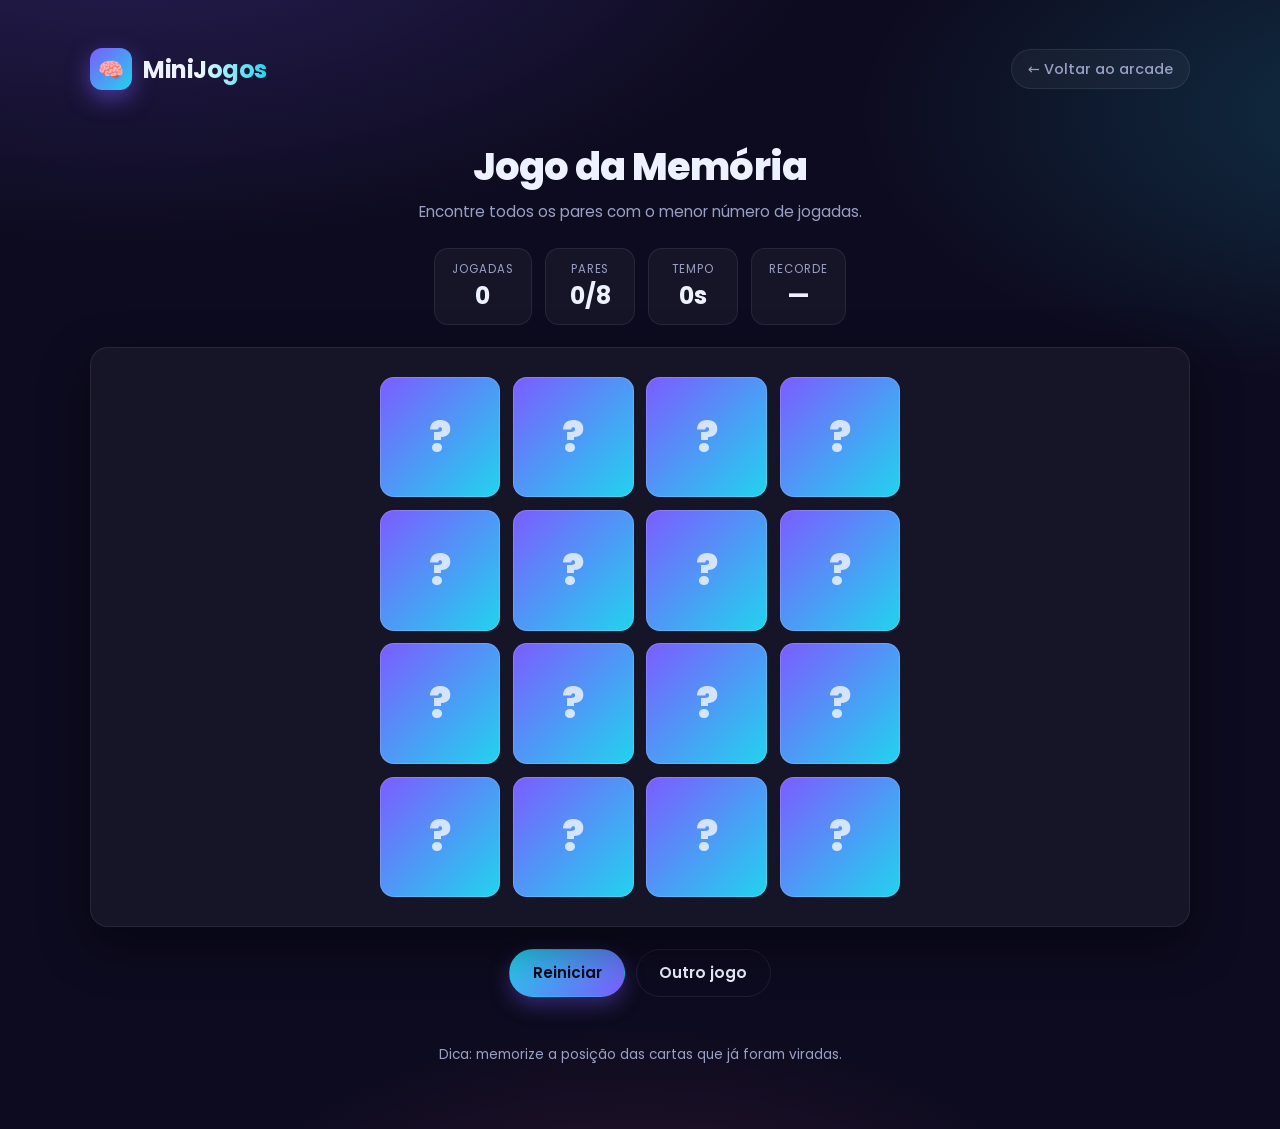
<file: jogos/memoria.html>
<!DOCTYPE html>
<html lang="pt-BR">
<head>
  <meta charset="UTF-8" />
  <meta name="viewport" content="width=device-width, initial-scale=1.0" />
  <title>Jogo da Memória • Mini-Jogos</title>
  <meta name="description" content="Jogo da Memória: vire as cartas e encontre os pares no menor número de jogadas." />
  <link rel="preconnect" href="https://fonts.googleapis.com" />
  <link rel="preconnect" href="https://fonts.gstatic.com" crossorigin />
  <link href="https://fonts.googleapis.com/css2?family=Poppins:wght@400;500;600;700;800&display=swap" rel="stylesheet" />
  <link rel="stylesheet" href="style.css" />
  <link rel="icon" href="data:image/svg+xml,<svg xmlns='http://www.w3.org/2000/svg' viewBox='0 0 100 100'><text y='.9em' font-size='90'>🧠</text></svg>" />
  <style>
    .board {
      display: grid;
      gap: clamp(0.4rem, 1.5vw, 0.8rem);
      max-width: 520px;
      margin: 0 auto;
      perspective: 1000px;
    }
    .tile {
      position: relative;
      aspect-ratio: 1;
      cursor: pointer;
      transform-style: preserve-3d;
      transition: transform 0.4s ease;
      border-radius: 14px;
    }
    .tile.flipped, .tile.matched { transform: rotateY(180deg); }
    .tile .face {
      position: absolute;
      inset: 0;
      display: grid;
      place-items: center;
      border-radius: 14px;
      backface-visibility: hidden;
      font-size: clamp(1.6rem, 7vw, 2.6rem);
      user-select: none;
    }
    .tile .front {
      background: linear-gradient(135deg, var(--accent), var(--accent-2));
      box-shadow: inset 0 0 0 1px rgba(255,255,255,0.15);
    }
    .tile .front::after { content: "?"; font-weight: 800; color: rgba(255,255,255,0.75); }
    .tile .back {
      transform: rotateY(180deg);
      background: var(--bg-2);
      border: 1px solid var(--panel-border);
    }
    .tile.matched .back {
      background: rgba(52, 224, 161, 0.14);
      border-color: rgba(52, 224, 161, 0.5);
      animation: pop 0.4s ease;
    }
    @keyframes pop { 50% { transform: rotateY(180deg) scale(1.08); } }
    .tile.locked { pointer-events: none; }
  </style>
</head>
<body>
  <div class="wrap">
    <header class="topbar">
      <div class="brand"><span class="logo">🧠</span><span>Mini<span class="grad">Jogos</span></span></div>
      <a class="back-link" href="index.html">&larr; Voltar ao arcade</a>
    </header>

    <div class="game-head">
      <h1>Jogo da Memória</h1>
      <p>Encontre todos os pares com o menor número de jogadas.</p>
    </div>

    <div class="hud">
      <div class="stat"><span class="label">Jogadas</span><span class="value" id="moves">0</span></div>
      <div class="stat"><span class="label">Pares</span><span class="value" id="pairs">0/8</span></div>
      <div class="stat"><span class="label">Tempo</span><span class="value" id="time">0s</span></div>
      <div class="stat"><span class="label">Recorde</span><span class="value" id="best">—</span></div>
    </div>

    <div class="panel" style="position:relative;">
      <div class="board" id="board"></div>
      <div class="overlay" id="overlay">
        <div class="box">
          <h2>🎉 Você venceu!</h2>
          <p id="result"></p>
          <button class="btn" id="again">Jogar de novo</button>
        </div>
      </div>
    </div>

    <div class="controls">
      <button class="btn" id="restart">Reiniciar</button>
      <a class="btn ghost" href="index.html">Outro jogo</a>
    </div>

    <footer class="foot"><p>Dica: memorize a posição das cartas que já foram viradas.</p></footer>
  </div>

  <script>
    const EMOJIS = ["🍕","🚀","🎸","🐙","🌵","⚡","🍩","🦊"];
    const board = document.getElementById('board');
    const movesEl = document.getElementById('moves');
    const pairsEl = document.getElementById('pairs');
    const timeEl = document.getElementById('time');
    const bestEl = document.getElementById('best');
    const overlay = document.getElementById('overlay');
    const resultEl = document.getElementById('result');

    let deck = [], first = null, second = null, lock = false;
    let moves = 0, matched = 0, seconds = 0, timer = null, started = false;

    const BEST_KEY = 'minijogos.memoria.best';

    function showBest() {
      const b = localStorage.getItem(BEST_KEY);
      bestEl.textContent = b ? `${b} jog.` : '—';
    }

    function shuffle(arr) {
      for (let i = arr.length - 1; i > 0; i--) {
        const j = Math.floor(Math.random() * (i + 1));
        [arr[i], arr[j]] = [arr[j], arr[i]];
      }
      return arr;
    }

    function startTimer() {
      if (started) return;
      started = true;
      timer = setInterval(() => { seconds++; timeEl.textContent = seconds + 's'; }, 1000);
    }

    function build() {
      clearInterval(timer);
      deck = shuffle([...EMOJIS, ...EMOJIS]);
      first = second = null; lock = false;
      moves = matched = seconds = 0; started = false;
      movesEl.textContent = '0';
      pairsEl.textContent = '0/8';
      timeEl.textContent = '0s';
      overlay.classList.remove('show');
      const cols = 4;
      board.style.gridTemplateColumns = `repeat(${cols}, 1fr)`;
      board.innerHTML = '';
      deck.forEach((emoji, i) => {
        const tile = document.createElement('div');
        tile.className = 'tile';
        tile.dataset.index = i;
        tile.innerHTML = `<div class="face front"></div><div class="face back">${emoji}</div>`;
        tile.addEventListener('click', () => flip(tile));
        board.appendChild(tile);
      });
      showBest();
    }

    function flip(tile) {
      if (lock || tile.classList.contains('flipped') || tile.classList.contains('matched')) return;
      startTimer();
      tile.classList.add('flipped');
      if (!first) { first = tile; return; }
      second = tile;
      moves++; movesEl.textContent = moves;
      lock = true;
      const a = deck[first.dataset.index], b = deck[second.dataset.index];
      if (a === b) {
        setTimeout(() => {
          first.classList.add('matched'); second.classList.add('matched');
          matched++; pairsEl.textContent = `${matched}/8`;
          resetPick();
          if (matched === EMOJIS.length) win();
        }, 350);
      } else {
        setTimeout(() => {
          first.classList.remove('flipped'); second.classList.remove('flipped');
          resetPick();
        }, 800);
      }
    }

    function resetPick() { first = second = null; lock = false; }

    function win() {
      clearInterval(timer);
      const prev = parseInt(localStorage.getItem(BEST_KEY) || '0', 10);
      let recorde = '';
      if (!prev || moves < prev) { localStorage.setItem(BEST_KEY, moves); recorde = ' 🏆 Novo recorde!'; }
      resultEl.textContent = `${moves} jogadas em ${seconds}s.${recorde}`;
      overlay.classList.add('show');
      showBest();
    }

    document.getElementById('restart').addEventListener('click', build);
    document.getElementById('again').addEventListener('click', build);
    build();
  </script>
</body>
</html>
</file>
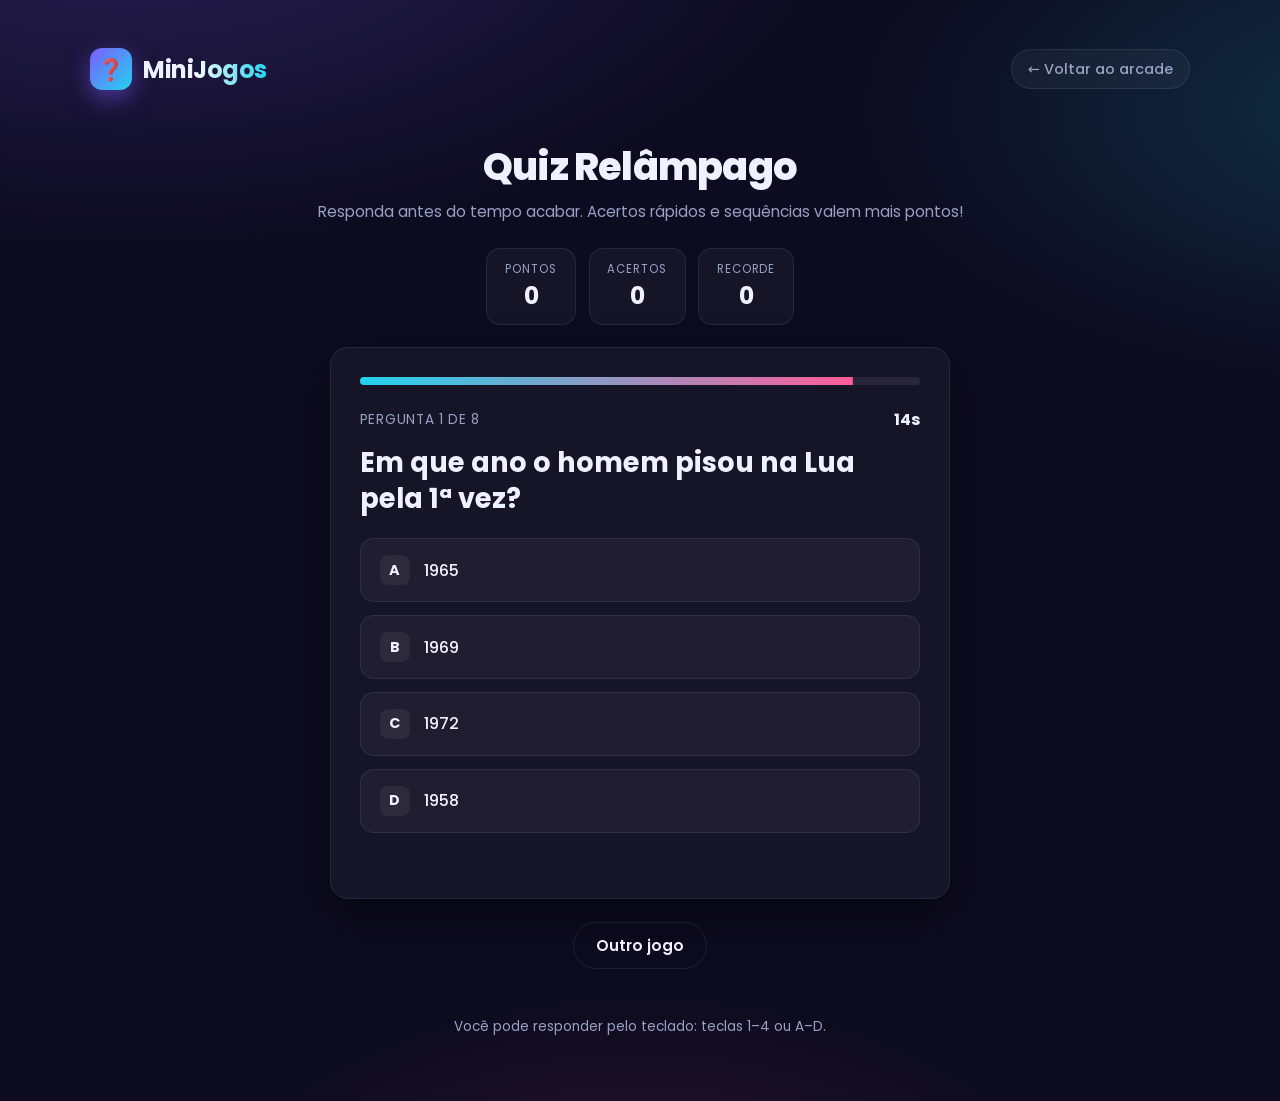
<file: jogos/quiz.html>
<!DOCTYPE html>
<html lang="pt-BR">
<head>
  <meta charset="UTF-8" />
  <meta name="viewport" content="width=device-width, initial-scale=1.0" />
  <title>Quiz Relâmpago • Mini-Jogos</title>
  <meta name="description" content="Quiz Relâmpago: responda perguntas contra o tempo e faça a maior pontuação." />
  <link rel="preconnect" href="https://fonts.googleapis.com" />
  <link rel="preconnect" href="https://fonts.gstatic.com" crossorigin />
  <link href="https://fonts.googleapis.com/css2?family=Poppins:wght@400;500;600;700;800&display=swap" rel="stylesheet" />
  <link rel="stylesheet" href="style.css" />
  <link rel="icon" href="data:image/svg+xml,<svg xmlns='http://www.w3.org/2000/svg' viewBox='0 0 100 100'><text y='.9em' font-size='90'>❓</text></svg>" />
  <style>
    .quiz { max-width: 620px; margin: 0 auto; }
    .progress {
      height: 8px;
      border-radius: 999px;
      background: rgba(255,255,255,0.08);
      overflow: hidden;
      margin-bottom: 1.4rem;
    }
    .progress > span {
      display: block;
      height: 100%;
      width: 100%;
      background: linear-gradient(90deg, var(--accent-2), var(--accent-3));
      transform-origin: left;
      transition: transform 0.1s linear;
    }
    .qnum { color: var(--muted); font-size: 0.85rem; letter-spacing: 0.05em; text-transform: uppercase; }
    .question { font-size: clamp(1.25rem, 4vw, 1.7rem); font-weight: 700; margin: 0.4rem 0 1.4rem; line-height: 1.3; }
    .options { display: grid; gap: 0.8rem; }
    .option {
      text-align: left;
      font-family: inherit;
      font-size: 1rem;
      font-weight: 500;
      color: var(--text);
      padding: 1rem 1.2rem;
      border-radius: 14px;
      border: 1px solid var(--panel-border);
      background: var(--panel);
      cursor: pointer;
      transition: all 0.18s ease;
      display: flex;
      align-items: center;
      gap: 0.9rem;
    }
    .option .key {
      display: grid; place-items: center;
      width: 30px; height: 30px; flex: none;
      border-radius: 8px;
      background: rgba(255,255,255,0.06);
      font-weight: 700; font-size: 0.9rem;
    }
    .option:hover:not(:disabled) { border-color: var(--accent); transform: translateX(4px); }
    .option.correct { border-color: var(--good); background: rgba(52,224,161,0.14); }
    .option.wrong { border-color: var(--bad); background: rgba(255,92,122,0.14); }
    .option:disabled { cursor: default; }
    .timer-row { display: flex; justify-content: space-between; align-items: center; margin-bottom: 0.8rem; }
    .timer { font-variant-numeric: tabular-nums; font-weight: 700; }
    .streak { color: var(--accent-2); font-size: 0.9rem; font-weight: 600; }
    .result-box { text-align: center; padding: 1rem; }
    .result-box .big { font-size: 3rem; font-weight: 800; }
    .result-box .msg { color: var(--muted); margin: 0.4rem 0 1.4rem; }
  </style>
</head>
<body>
  <div class="wrap">
    <header class="topbar">
      <div class="brand"><span class="logo">❓</span><span>Mini<span class="grad">Jogos</span></span></div>
      <a class="back-link" href="index.html">&larr; Voltar ao arcade</a>
    </header>

    <div class="game-head">
      <h1>Quiz Relâmpago</h1>
      <p>Responda antes do tempo acabar. Acertos rápidos e sequências valem mais pontos!</p>
    </div>

    <div class="hud">
      <div class="stat"><span class="label">Pontos</span><span class="value" id="score">0</span></div>
      <div class="stat"><span class="label">Acertos</span><span class="value" id="hits">0</span></div>
      <div class="stat"><span class="label">Recorde</span><span class="value" id="best">0</span></div>
    </div>

    <div class="panel quiz">
      <div id="playView">
        <div class="progress"><span id="bar"></span></div>
        <div class="timer-row">
          <span class="qnum" id="qnum">Pergunta 1</span>
          <span class="timer" id="timer">15s</span>
        </div>
        <div class="question" id="question">…</div>
        <div class="options" id="options"></div>
        <div class="streak" id="streak" style="margin-top:1rem;">&nbsp;</div>
      </div>

      <div id="endView" style="display:none;">
        <div class="result-box">
          <div class="big" id="finalScore">0</div>
          <p class="msg" id="finalMsg"></p>
          <button class="btn" id="restartBtn">Jogar de novo</button>
        </div>
      </div>
    </div>

    <div class="controls">
      <a class="btn ghost" href="index.html">Outro jogo</a>
    </div>

    <footer class="foot"><p>Você pode responder pelo teclado: teclas 1–4 ou A–D.</p></footer>
  </div>

  <script>
    const QUESTIONS = [
      { q: "Qual é o maior planeta do Sistema Solar?", opts: ["Terra", "Júpiter", "Saturno", "Marte"], a: 1 },
      { q: "Quantos lados tem um hexágono?", opts: ["5", "6", "7", "8"], a: 1 },
      { q: "Em que continente fica o Egito?", opts: ["Ásia", "Europa", "África", "Oceania"], a: 2 },
      { q: "Qual é o resultado de 9 × 7?", opts: ["56", "63", "72", "49"], a: 1 },
      { q: "Quem pintou a Mona Lisa?", opts: ["Van Gogh", "Picasso", "Da Vinci", "Michelangelo"], a: 2 },
      { q: "Qual gás as plantas absorvem na fotossíntese?", opts: ["Oxigênio", "Gás carbônico", "Nitrogênio", "Hidrogênio"], a: 1 },
      { q: "Qual é a capital do Japão?", opts: ["Pequim", "Seul", "Bangkok", "Tóquio"], a: 3 },
      { q: "Quantos ossos tem o corpo humano adulto?", opts: ["206", "180", "230", "150"], a: 0 },
      { q: "Qual é o oceano mais extenso da Terra?", opts: ["Atlântico", "Índico", "Ártico", "Pacífico"], a: 3 },
      { q: "Em que ano o homem pisou na Lua pela 1ª vez?", opts: ["1965", "1969", "1972", "1958"], a: 1 },
      { q: "Qual desses NÃO é um mamífero?", opts: ["Golfinho", "Morcego", "Tubarão", "Baleia"], a: 2 },
      { q: "Qual é a moeda oficial do Brasil?", opts: ["Peso", "Real", "Dólar", "Euro"], a: 1 }
    ];

    const TIME = 15;          // segundos por pergunta
    const TOTAL = 8;          // perguntas por partida
    const BEST_KEY = 'minijogos.quiz.best';

    const els = {
      score: document.getElementById('score'),
      hits: document.getElementById('hits'),
      best: document.getElementById('best'),
      qnum: document.getElementById('qnum'),
      question: document.getElementById('question'),
      options: document.getElementById('options'),
      timer: document.getElementById('timer'),
      bar: document.getElementById('bar'),
      streak: document.getElementById('streak'),
      play: document.getElementById('playView'),
      end: document.getElementById('endView'),
      finalScore: document.getElementById('finalScore'),
      finalMsg: document.getElementById('finalMsg')
    };

    let pool, idx, score, hits, streak, remaining, tick, answered;

    els.best.textContent = localStorage.getItem(BEST_KEY) || '0';

    function shuffle(a) {
      a = a.slice();
      for (let i = a.length - 1; i > 0; i--) { const j = Math.floor(Math.random() * (i + 1)); [a[i], a[j]] = [a[j], a[i]]; }
      return a;
    }

    function start() {
      pool = shuffle(QUESTIONS).slice(0, TOTAL);
      idx = 0; score = 0; hits = 0; streak = 0;
      els.score.textContent = '0';
      els.hits.textContent = '0';
      els.end.style.display = 'none';
      els.play.style.display = '';
      show();
    }

    function show() {
      answered = false;
      const item = pool[idx];
      els.qnum.textContent = `Pergunta ${idx + 1} de ${TOTAL}`;
      els.question.textContent = item.q;
      els.streak.innerHTML = streak > 1 ? `🔥 Sequência de ${streak}!` : '&nbsp;';
      els.options.innerHTML = '';
      const letters = ['A', 'B', 'C', 'D'];
      item.opts.forEach((opt, i) => {
        const b = document.createElement('button');
        b.className = 'option';
        b.innerHTML = `<span class="key">${letters[i]}</span><span>${opt}</span>`;
        b.addEventListener('click', () => answer(i));
        els.options.appendChild(b);
      });
      // timer
      remaining = TIME;
      els.timer.textContent = TIME + 's';
      els.bar.style.transform = 'scaleX(1)';
      clearInterval(tick);
      const step = 100; // ms
      tick = setInterval(() => {
        remaining -= step / 1000;
        if (remaining <= 0) { remaining = 0; els.timer.textContent = '0s'; els.bar.style.transform = 'scaleX(0)'; timeUp(); return; }
        els.timer.textContent = Math.ceil(remaining) + 's';
        els.bar.style.transform = `scaleX(${remaining / TIME})`;
      }, step);
    }

    function answer(i) {
      if (answered) return;
      answered = true;
      clearInterval(tick);
      const item = pool[idx];
      const btns = els.options.querySelectorAll('.option');
      btns.forEach(b => b.disabled = true);
      btns[item.a].classList.add('correct');
      if (i === item.a) {
        const bonus = Math.round(remaining * 10);      // até 150 por rapidez
        streak++;
        const streakBonus = (streak - 1) * 25;
        score += 100 + bonus + streakBonus;
        hits++;
        els.score.textContent = score;
        els.hits.textContent = hits;
      } else {
        btns[i].classList.add('wrong');
        streak = 0;
      }
      setTimeout(next, 1000);
    }

    function timeUp() {
      if (answered) return;
      answered = true;
      streak = 0;
      const item = pool[idx];
      const btns = els.options.querySelectorAll('.option');
      btns.forEach(b => b.disabled = true);
      btns[item.a].classList.add('correct');
      setTimeout(next, 1000);
    }

    function next() {
      idx++;
      if (idx >= TOTAL) return end();
      show();
    }

    function end() {
      clearInterval(tick);
      els.play.style.display = 'none';
      els.end.style.display = '';
      els.finalScore.textContent = score;
      const prev = parseInt(localStorage.getItem(BEST_KEY) || '0', 10);
      let record = '';
      if (score > prev) { localStorage.setItem(BEST_KEY, score); els.best.textContent = score; record = ' 🏆 Novo recorde!'; }
      let grade;
      if (hits === TOTAL) grade = 'Perfeito! Gabaritou! 🌟';
      else if (hits >= TOTAL * 0.75) grade = 'Excelente! 👏';
      else if (hits >= TOTAL * 0.5) grade = 'Muito bem! 🙂';
      else grade = 'Continue praticando! 💪';
      els.finalMsg.textContent = `${hits} de ${TOTAL} acertos. ${grade}${record}`;
    }

    window.addEventListener('keydown', e => {
      if (els.play.style.display === 'none') return;
      const byNum = { '1': 0, '2': 1, '3': 2, '4': 3 };
      const byLet = { a: 0, b: 1, c: 2, d: 3, A: 0, B: 1, C: 2, D: 3 };
      const i = byNum[e.key] ?? byLet[e.key];
      if (i !== undefined) answer(i);
    });

    document.getElementById('restartBtn').addEventListener('click', start);
    start();
  </script>
</body>
</html>
</file>
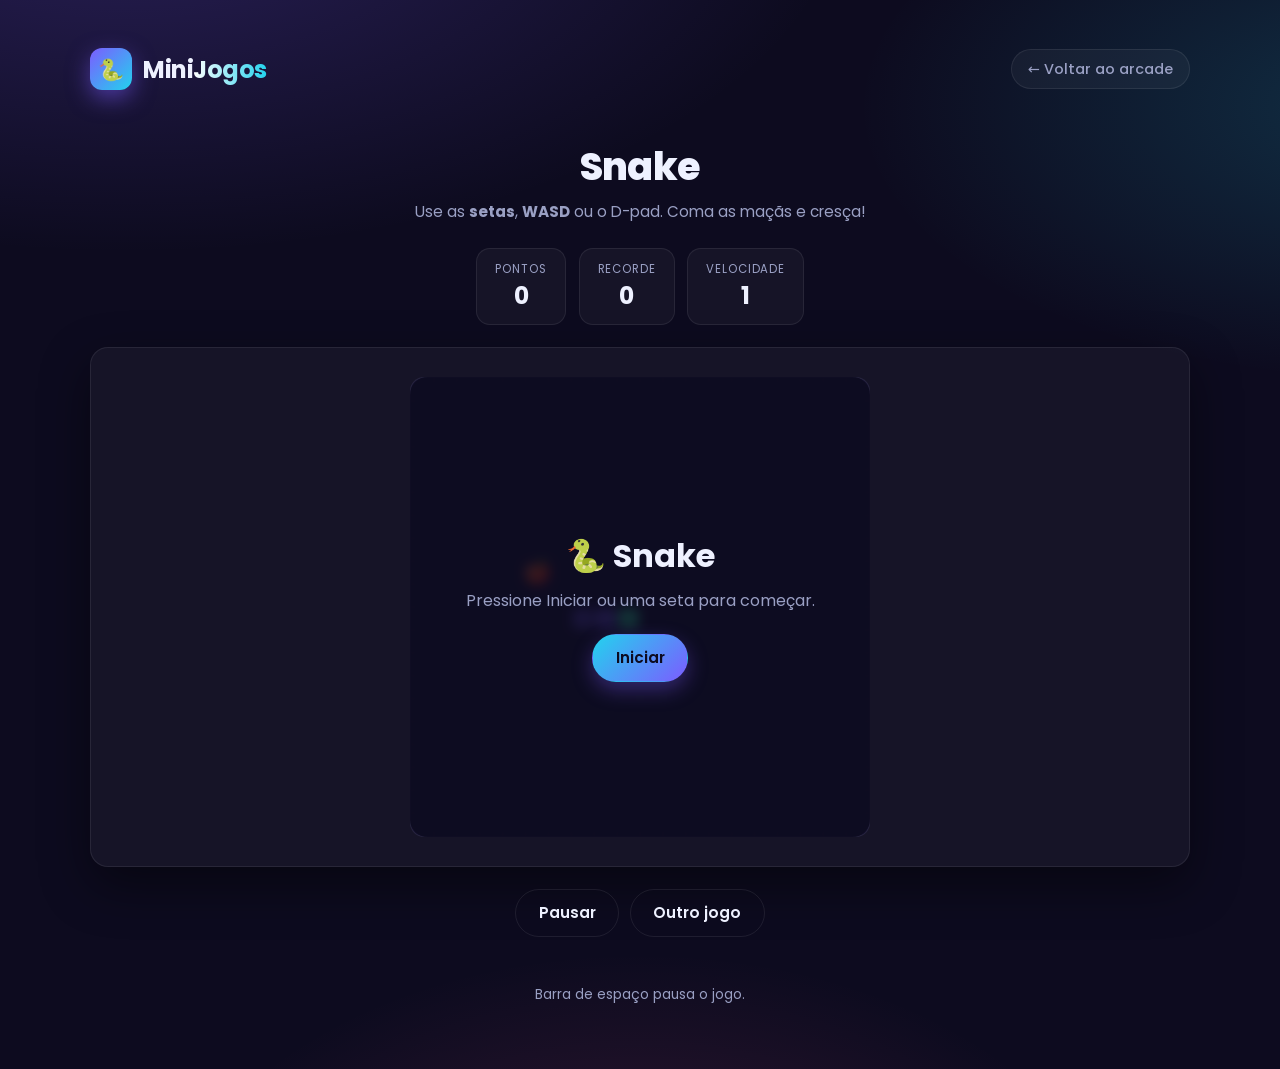
<file: jogos/snake.html>
<!DOCTYPE html>
<html lang="pt-BR">
<head>
  <meta charset="UTF-8" />
  <meta name="viewport" content="width=device-width, initial-scale=1.0" />
  <title>Snake • Mini-Jogos</title>
  <meta name="description" content="Snake: coma, cresça e não bata em si mesmo. Jogue com as setas ou o toque." />
  <link rel="preconnect" href="https://fonts.googleapis.com" />
  <link rel="preconnect" href="https://fonts.gstatic.com" crossorigin />
  <link href="https://fonts.googleapis.com/css2?family=Poppins:wght@400;500;600;700;800&display=swap" rel="stylesheet" />
  <link rel="stylesheet" href="style.css" />
  <link rel="icon" href="data:image/svg+xml,<svg xmlns='http://www.w3.org/2000/svg' viewBox='0 0 100 100'><text y='.9em' font-size='90'>🐍</text></svg>" />
  <style>
    .stage { position: relative; max-width: 460px; margin: 0 auto; }
    canvas {
      width: 100%;
      aspect-ratio: 1;
      background: var(--bg-2);
      border-radius: 14px;
      border: 1px solid var(--panel-border);
      touch-action: none;
      display: block;
    }
    .dpad {
      display: none;
      grid-template-columns: repeat(3, 60px);
      grid-template-rows: repeat(3, 60px);
      gap: 0.4rem;
      justify-content: center;
      margin: 1.4rem auto 0;
      width: max-content;
    }
    .dpad button {
      font-size: 1.4rem;
      border-radius: 12px;
      border: 1px solid var(--panel-border);
      background: var(--panel);
      color: var(--text);
      cursor: pointer;
    }
    .dpad button:active { background: var(--accent); color: #0d0b1f; }
    .dpad .up { grid-area: 1 / 2; }
    .dpad .left { grid-area: 2 / 1; }
    .dpad .right { grid-area: 2 / 3; }
    .dpad .down { grid-area: 3 / 2; }
    @media (pointer: coarse) { .dpad { display: grid; } }
  </style>
</head>
<body>
  <div class="wrap">
    <header class="topbar">
      <div class="brand"><span class="logo">🐍</span><span>Mini<span class="grad">Jogos</span></span></div>
      <a class="back-link" href="index.html">&larr; Voltar ao arcade</a>
    </header>

    <div class="game-head">
      <h1>Snake</h1>
      <p>Use as <strong>setas</strong>, <strong>WASD</strong> ou o D-pad. Coma as maçãs e cresça!</p>
    </div>

    <div class="hud">
      <div class="stat"><span class="label">Pontos</span><span class="value" id="score">0</span></div>
      <div class="stat"><span class="label">Recorde</span><span class="value" id="best">0</span></div>
      <div class="stat"><span class="label">Velocidade</span><span class="value" id="lvl">1</span></div>
    </div>

    <div class="panel">
      <div class="stage">
        <canvas id="canvas" width="400" height="400"></canvas>
        <div class="overlay" id="overlay">
          <div class="box">
            <h2 id="ovtitle">🐍 Snake</h2>
            <p id="ovtext">Pressione Iniciar ou uma seta para começar.</p>
            <button class="btn" id="startBtn">Iniciar</button>
          </div>
        </div>
      </div>

      <div class="dpad">
        <button class="up" data-dir="up" aria-label="Cima">▲</button>
        <button class="left" data-dir="left" aria-label="Esquerda">◀</button>
        <button class="right" data-dir="right" aria-label="Direita">▶</button>
        <button class="down" data-dir="down" aria-label="Baixo">▼</button>
      </div>
    </div>

    <div class="controls">
      <button class="btn ghost" id="pauseBtn">Pausar</button>
      <a class="btn ghost" href="index.html">Outro jogo</a>
    </div>

    <footer class="foot"><p>Barra de espaço pausa o jogo.</p></footer>
  </div>

  <script>
    const canvas = document.getElementById('canvas');
    const ctx = canvas.getContext('2d');
    const GRID = 20;                 // 20 x 20 células
    const CELL = canvas.width / GRID;
    const scoreEl = document.getElementById('score');
    const bestEl = document.getElementById('best');
    const lvlEl = document.getElementById('lvl');
    const overlay = document.getElementById('overlay');
    const ovTitle = document.getElementById('ovtitle');
    const ovText = document.getElementById('ovtext');
    const startBtn = document.getElementById('startBtn');
    const pauseBtn = document.getElementById('pauseBtn');
    const BEST_KEY = 'minijogos.snake.best';

    let snake, dir, nextDir, food, score, speed, loop, running, paused;

    bestEl.textContent = localStorage.getItem(BEST_KEY) || '0';

    function reset() {
      snake = [{ x: 9, y: 10 }, { x: 8, y: 10 }, { x: 7, y: 10 }];
      dir = { x: 1, y: 0 };
      nextDir = { x: 1, y: 0 };
      score = 0;
      speed = 130;
      running = false;
      paused = false;
      scoreEl.textContent = '0';
      lvlEl.textContent = '1';
      placeFood();
      draw();
    }

    function placeFood() {
      do {
        food = { x: (Math.random() * GRID) | 0, y: (Math.random() * GRID) | 0 };
      } while (snake.some(s => s.x === food.x && s.y === food.y));
    }

    function start() {
      if (running) return;
      running = true; paused = false;
      overlay.classList.remove('show');
      clearInterval(loop);
      loop = setInterval(tick, speed);
    }

    function tick() {
      if (paused) return;
      dir = nextDir;
      const head = { x: snake[0].x + dir.x, y: snake[0].y + dir.y };

      if (head.x < 0 || head.y < 0 || head.x >= GRID || head.y >= GRID ||
          snake.some(s => s.x === head.x && s.y === head.y)) {
        return gameOver();
      }

      snake.unshift(head);

      if (head.x === food.x && head.y === food.y) {
        score += 10;
        scoreEl.textContent = score;
        placeFood();
        // acelera a cada 50 pontos
        const newSpeed = Math.max(60, 130 - Math.floor(score / 50) * 12);
        if (newSpeed !== speed) {
          speed = newSpeed;
          lvlEl.textContent = Math.floor((130 - speed) / 12) + 1;
          clearInterval(loop);
          loop = setInterval(tick, speed);
        }
      } else {
        snake.pop();
      }
      draw();
    }

    function draw() {
      ctx.clearRect(0, 0, canvas.width, canvas.height);
      // grade sutil
      ctx.strokeStyle = 'rgba(255,255,255,0.03)';
      ctx.lineWidth = 1;
      for (let i = 1; i < GRID; i++) {
        ctx.beginPath(); ctx.moveTo(i * CELL, 0); ctx.lineTo(i * CELL, canvas.height); ctx.stroke();
        ctx.beginPath(); ctx.moveTo(0, i * CELL); ctx.lineTo(canvas.width, i * CELL); ctx.stroke();
      }
      // maçã
      ctx.font = `${CELL}px serif`;
      ctx.textAlign = 'center';
      ctx.textBaseline = 'middle';
      ctx.fillText('🍎', food.x * CELL + CELL / 2, food.y * CELL + CELL / 2 + 1);
      // cobra
      snake.forEach((s, i) => {
        const t = i / snake.length;
        ctx.fillStyle = i === 0 ? '#34e0a1' : `rgba(124,92,255,${1 - t * 0.55})`;
        roundRect(s.x * CELL + 1, s.y * CELL + 1, CELL - 2, CELL - 2, 5);
        ctx.fill();
      });
    }

    function roundRect(x, y, w, h, r) {
      ctx.beginPath();
      ctx.moveTo(x + r, y);
      ctx.arcTo(x + w, y, x + w, y + h, r);
      ctx.arcTo(x + w, y + h, x, y + h, r);
      ctx.arcTo(x, y + h, x, y, r);
      ctx.arcTo(x, y, x + w, y, r);
      ctx.closePath();
    }

    function gameOver() {
      clearInterval(loop);
      running = false;
      const best = parseInt(localStorage.getItem(BEST_KEY) || '0', 10);
      let extra = '';
      if (score > best) { localStorage.setItem(BEST_KEY, score); bestEl.textContent = score; extra = ' 🏆 Novo recorde!'; }
      ovTitle.textContent = '💥 Fim de jogo';
      ovText.textContent = `Você fez ${score} pontos.${extra}`;
      startBtn.textContent = 'Jogar de novo';
      overlay.classList.add('show');
      reset();
    }

    function setDir(x, y) {
      // impede inversão direta
      if (dir.x === -x && dir.y === -y) return;
      nextDir = { x, y };
      if (!running) start();
    }

    const KEYS = {
      ArrowUp: [0, -1], ArrowDown: [0, 1], ArrowLeft: [-1, 0], ArrowRight: [1, 0],
      w: [0, -1], s: [0, 1], a: [-1, 0], d: [1, 0],
      W: [0, -1], S: [0, 1], A: [-1, 0], D: [1, 0]
    };
    window.addEventListener('keydown', e => {
      if (e.key === ' ') { e.preventDefault(); togglePause(); return; }
      const k = KEYS[e.key];
      if (k) { e.preventDefault(); setDir(k[0], k[1]); }
    });

    const DIRS = { up: [0, -1], down: [0, 1], left: [-1, 0], right: [1, 0] };
    document.querySelectorAll('.dpad button').forEach(b => {
      b.addEventListener('click', () => { const d = DIRS[b.dataset.dir]; setDir(d[0], d[1]); });
    });

    // swipe no canvas
    let touchStart = null;
    canvas.addEventListener('touchstart', e => { touchStart = e.touches[0]; }, { passive: true });
    canvas.addEventListener('touchmove', e => {
      if (!touchStart) return;
      const dx = e.touches[0].clientX - touchStart.clientX;
      const dy = e.touches[0].clientY - touchStart.clientY;
      if (Math.abs(dx) + Math.abs(dy) < 24) return;
      if (Math.abs(dx) > Math.abs(dy)) setDir(dx > 0 ? 1 : -1, 0);
      else setDir(0, dy > 0 ? 1 : -1);
      touchStart = null;
    }, { passive: true });

    function togglePause() {
      if (!running) return;
      paused = !paused;
      pauseBtn.textContent = paused ? 'Continuar' : 'Pausar';
      if (paused) { ovTitle.textContent = '⏸ Pausado'; ovText.textContent = 'Pressione espaço para continuar.'; startBtn.textContent = 'Continuar'; overlay.classList.add('show'); }
      else overlay.classList.remove('show');
    }

    startBtn.addEventListener('click', () => { if (paused) togglePause(); else start(); });
    pauseBtn.addEventListener('click', togglePause);

    reset();
    overlay.classList.add('show'); // exibe a tela inicial com o botão Iniciar
  </script>
</body>
</html>
</file>
<file: jogos/style.css>
/* ============================================================
   Mini-Jogos — estilo compartilhado do arcade
   ============================================================ */
:root {
  --bg: #0d0b1f;
  --bg-2: #14112e;
  --panel: rgba(255, 255, 255, 0.04);
  --panel-border: rgba(255, 255, 255, 0.08);
  --text: #eef1ff;
  --muted: #9aa0c4;
  --accent: #7c5cff;
  --accent-2: #22d3ee;
  --accent-3: #ff5c98;
  --good: #34e0a1;
  --bad: #ff5c7a;
  --shadow: 0 18px 50px rgba(0, 0, 0, 0.45);
  --radius: 18px;
  --font: "Poppins", "Segoe UI", system-ui, -apple-system, sans-serif;
}

* { box-sizing: border-box; margin: 0; padding: 0; }

html { scroll-behavior: smooth; }

body {
  font-family: var(--font);
  color: var(--text);
  background:
    radial-gradient(1200px 600px at 10% -10%, rgba(124, 92, 255, 0.25), transparent 60%),
    radial-gradient(1000px 500px at 110% 10%, rgba(34, 211, 238, 0.18), transparent 55%),
    radial-gradient(900px 600px at 50% 120%, rgba(255, 92, 152, 0.18), transparent 55%),
    var(--bg);
  min-height: 100dvh;
  -webkit-font-smoothing: antialiased;
  text-rendering: optimizeLegibility;
}

a { color: inherit; text-decoration: none; }

.wrap {
  width: min(1100px, 92vw);
  margin: 0 auto;
  padding: clamp(1.5rem, 4vw, 3rem) 0 4rem;
}

/* ---------- Cabeçalho ---------- */
.topbar {
  display: flex;
  align-items: center;
  justify-content: space-between;
  gap: 1rem;
  margin-bottom: clamp(1.5rem, 5vw, 3rem);
  flex-wrap: wrap;
}

.brand {
  display: flex;
  align-items: center;
  gap: 0.7rem;
  font-weight: 700;
  font-size: clamp(1.15rem, 3vw, 1.5rem);
  letter-spacing: -0.02em;
}

.brand .logo {
  display: grid;
  place-items: center;
  width: 42px;
  height: 42px;
  border-radius: 12px;
  background: linear-gradient(135deg, var(--accent), var(--accent-2));
  box-shadow: 0 8px 22px rgba(124, 92, 255, 0.5);
  font-size: 1.3rem;
}

.brand .grad {
  background: linear-gradient(90deg, #fff, var(--accent-2));
  -webkit-background-clip: text;
  background-clip: text;
  -webkit-text-fill-color: transparent;
}

.back-link {
  display: inline-flex;
  align-items: center;
  gap: 0.4rem;
  padding: 0.55rem 1rem;
  border-radius: 999px;
  border: 1px solid var(--panel-border);
  background: var(--panel);
  color: var(--muted);
  font-size: 0.9rem;
  font-weight: 500;
  transition: all 0.2s ease;
}
.back-link:hover { color: var(--text); border-color: var(--accent); transform: translateX(-2px); }

/* ---------- Hero da hub ---------- */
.hero {
  text-align: center;
  margin-bottom: clamp(2rem, 6vw, 3.5rem);
}
.hero h1 {
  font-size: clamp(2.2rem, 8vw, 4rem);
  font-weight: 800;
  letter-spacing: -0.03em;
  line-height: 1.05;
  margin-bottom: 0.8rem;
}
.hero h1 .grad {
  background: linear-gradient(90deg, var(--accent), var(--accent-3), var(--accent-2));
  -webkit-background-clip: text;
  background-clip: text;
  -webkit-text-fill-color: transparent;
}
.hero p {
  color: var(--muted);
  font-size: clamp(1rem, 2.5vw, 1.2rem);
  max-width: 46ch;
  margin: 0 auto;
}

/* ---------- Grade de jogos ---------- */
.games {
  display: grid;
  grid-template-columns: repeat(auto-fill, minmax(240px, 1fr));
  gap: 1.2rem;
}

.card {
  position: relative;
  display: block;
  padding: 1.6rem;
  border-radius: var(--radius);
  background: var(--panel);
  border: 1px solid var(--panel-border);
  overflow: hidden;
  transition: transform 0.25s ease, border-color 0.25s ease, box-shadow 0.25s ease;
  isolation: isolate;
}
.card::before {
  content: "";
  position: absolute;
  inset: 0;
  background: radial-gradient(400px 200px at var(--mx, 50%) var(--my, 0%), rgba(124, 92, 255, 0.22), transparent 70%);
  opacity: 0;
  transition: opacity 0.25s ease;
  z-index: -1;
}
.card:hover { transform: translateY(-6px); border-color: var(--accent); box-shadow: var(--shadow); }
.card:hover::before { opacity: 1; }

.card .emoji {
  font-size: 2.6rem;
  display: inline-block;
  margin-bottom: 0.9rem;
  filter: drop-shadow(0 6px 12px rgba(0, 0, 0, 0.4));
}
.card h3 { font-size: 1.3rem; margin-bottom: 0.35rem; }
.card p { color: var(--muted); font-size: 0.92rem; line-height: 1.5; }
.card .tag {
  position: absolute;
  top: 1.2rem;
  right: 1.2rem;
  font-size: 0.72rem;
  font-weight: 600;
  padding: 0.25rem 0.6rem;
  border-radius: 999px;
  background: rgba(124, 92, 255, 0.18);
  color: var(--accent-2);
  border: 1px solid rgba(124, 92, 255, 0.3);
}
.card .play {
  margin-top: 1.1rem;
  display: inline-flex;
  align-items: center;
  gap: 0.4rem;
  font-weight: 600;
  font-size: 0.9rem;
  color: var(--accent-2);
}

/* ---------- Layout de jogo ---------- */
.game-head {
  text-align: center;
  margin-bottom: 1.6rem;
}
.game-head h1 {
  font-size: clamp(1.6rem, 5vw, 2.4rem);
  font-weight: 800;
  letter-spacing: -0.02em;
}
.game-head p { color: var(--muted); margin-top: 0.3rem; font-size: 0.95rem; }

.panel {
  background: var(--panel);
  border: 1px solid var(--panel-border);
  border-radius: var(--radius);
  padding: clamp(1rem, 3vw, 1.8rem);
  box-shadow: var(--shadow);
}

.hud {
  display: flex;
  justify-content: center;
  flex-wrap: wrap;
  gap: 0.8rem;
  margin-bottom: 1.4rem;
}
.stat {
  min-width: 90px;
  text-align: center;
  padding: 0.7rem 1.1rem;
  border-radius: 14px;
  background: var(--panel);
  border: 1px solid var(--panel-border);
}
.stat .label {
  display: block;
  font-size: 0.72rem;
  text-transform: uppercase;
  letter-spacing: 0.08em;
  color: var(--muted);
}
.stat .value {
  display: block;
  font-size: 1.5rem;
  font-weight: 700;
  font-variant-numeric: tabular-nums;
}

.controls {
  display: flex;
  justify-content: center;
  gap: 0.7rem;
  flex-wrap: wrap;
  margin-top: 1.4rem;
}

.btn {
  cursor: pointer;
  font-family: inherit;
  font-weight: 600;
  font-size: 0.95rem;
  padding: 0.7rem 1.4rem;
  border-radius: 999px;
  border: 1px solid transparent;
  color: #0d0b1f;
  background: linear-gradient(135deg, var(--accent-2), var(--accent));
  transition: transform 0.15s ease, box-shadow 0.2s ease, opacity 0.2s ease;
  box-shadow: 0 8px 20px rgba(124, 92, 255, 0.35);
}
.btn:hover { transform: translateY(-2px); box-shadow: 0 12px 26px rgba(124, 92, 255, 0.5); }
.btn:active { transform: translateY(0); }
.btn.ghost {
  color: var(--text);
  background: transparent;
  border-color: var(--panel-border);
  box-shadow: none;
}
.btn.ghost:hover { border-color: var(--accent); background: var(--panel); }

/* ---------- Overlay de fim de jogo ---------- */
.overlay {
  position: absolute;
  inset: 0;
  display: grid;
  place-items: center;
  background: rgba(13, 11, 31, 0.82);
  backdrop-filter: blur(6px);
  border-radius: var(--radius);
  opacity: 0;
  pointer-events: none;
  transition: opacity 0.3s ease;
  z-index: 5;
}
.overlay.show { opacity: 1; pointer-events: auto; }
.overlay .box { text-align: center; padding: 1.5rem; }
.overlay h2 { font-size: 2rem; margin-bottom: 0.5rem; }
.overlay p { color: var(--muted); margin-bottom: 1.3rem; }

/* ---------- Rodapé ---------- */
.foot {
  text-align: center;
  color: var(--muted);
  font-size: 0.85rem;
  margin-top: 3rem;
}
.foot a { color: var(--accent-2); }

@media (max-width: 520px) {
  .stat { min-width: 74px; padding: 0.55rem 0.8rem; }
  .stat .value { font-size: 1.25rem; }
}
</file>
<file: assets/css/styles.css>
/* =========================================================
   Michele Núbia — Terapeuta TRG & Psicanálise
   Design System v4 — "Natural & Sereno"
   Lora + Nunito • Musgo / Sálvia / Aveia / Trigo • orgânico
   ========================================================= */

/* ---------- Design Tokens ---------- */
:root {
  --green-900: #2c3626;
  --green-800: #384631;
  --moss-700: #4f6340;
  --moss-600: #5c7048;
  --sage-500: #7f9463;
  --sage-400: #9aac7f;
  --sage-300: #bccaa2;
  --sage-100: #dde4cd;
  --wheat: #c9b184;
  --wheat-soft: #e7dcc3;
  --oat: #f4f2e8;
  --oat-2: #ebe9da;
  --cream: #faf8f0;
  --ink: #37402f;
  --ink-soft: #6b715c;
  --white: #ffffff;

  --wa: #25d366;
  --wa-dark: #1ebe5a;

  --font-display: 'Lora', Georgia, 'Times New Roman', serif;
  --font-body: 'Nunito', -apple-system, BlinkMacSystemFont, 'Segoe UI', sans-serif;

  --step-hero: clamp(2.6rem, 1.5rem + 5vw, 4.8rem);
  --step-h2: clamp(2rem, 1.35rem + 2.7vw, 3.2rem);
  --step-h3: clamp(1.3rem, 1.1rem + 1vw, 1.6rem);
  --step-lead: clamp(1.06rem, 1rem + 0.5vw, 1.26rem);

  /* Formas orgânicas */
  --blob: 46% 54% 58% 42% / 48% 42% 58% 52%;
  --blob-2: 58% 42% 44% 56% / 52% 56% 44% 48%;
  --radius-sm: 16px;
  --radius: 28px;
  --radius-lg: 40px;
  --shadow-sm: 0 14px 34px -22px rgba(44, 54, 38, 0.4);
  --shadow: 0 34px 64px -34px rgba(44, 54, 38, 0.38);
  --shadow-lg: 0 54px 100px -48px rgba(44, 54, 38, 0.45);
  --maxw: 1160px;
  --ease: cubic-bezier(0.22, 1, 0.36, 1);
}

/* ---------- Reset ---------- */
*, *::before, *::after { margin: 0; padding: 0; box-sizing: border-box; }
html { scroll-behavior: smooth; scroll-padding-top: 90px; -webkit-text-size-adjust: 100%; }
body {
  font-family: var(--font-body);
  background: var(--oat);
  color: var(--ink);
  line-height: 1.75;
  font-weight: 400;
  overflow-x: hidden;
  -webkit-font-smoothing: antialiased;
}
img { max-width: 100%; display: block; }
a { color: inherit; text-decoration: none; }
ul { list-style: none; }

/* ---------- Tipografia ---------- */
h1, h2, h3, h4 { font-family: var(--font-display); font-weight: 600; line-height: 1.12; color: var(--green-800); letter-spacing: -0.005em; }
.h1 { font-size: var(--step-hero); font-weight: 500; }
h2 { font-size: var(--step-h2); font-weight: 600; }
h3 { font-size: var(--step-h3); }
p { color: var(--ink-soft); font-size: 1.04rem; }
.lead { font-size: var(--step-lead); color: var(--ink-soft); line-height: 1.75; }
em, .italic, .text-accent { font-family: var(--font-display); font-style: italic; font-weight: 500; }
.text-accent { color: var(--moss-600); }
.h1 em { color: var(--moss-600); }

/* ---------- Layout ---------- */
.container { width: 100%; max-width: var(--maxw); margin: 0 auto; padding: 0 clamp(1.2rem, 4vw, 2.4rem); }
section { padding: clamp(4.2rem, 9vw, 8rem) 0; position: relative; }

/* Rótulo com folhinha */
.eyebrow {
  display: inline-flex; align-items: center; gap: 10px;
  font-family: var(--font-body); font-size: 0.78rem; font-weight: 800;
  letter-spacing: 0.2em; text-transform: uppercase; color: var(--moss-600);
  margin-bottom: 1.3rem;
}
.eyebrow::before { content: "\f06c"; font-family: "Font Awesome 6 Free"; font-weight: 900; color: var(--sage-500); font-size: 0.95rem; }
.section-head { max-width: 720px; margin: 0 auto clamp(2.6rem, 5vw, 4rem); text-align: center; }
.section-head .eyebrow { justify-content: center; }
.section-head p { margin-top: 1.05rem; }

/* ---------- Botões ---------- */
.btn {
  display: inline-flex; align-items: center; justify-content: center; gap: 10px;
  font-family: var(--font-body); font-weight: 700; font-size: 1rem; letter-spacing: 0.01em;
  padding: 1rem 2rem; border-radius: 44px; cursor: pointer; border: none;
  transition: transform 0.25s var(--ease), box-shadow 0.25s var(--ease), background 0.25s, color 0.25s;
  text-align: center; line-height: 1.2;
}
.btn i { font-size: 1.15em; }
.btn-lg { font-size: 1.06rem; padding: 1.15rem 2.4rem; }
.btn-block { width: 100%; }

.btn-wa { background: var(--wa); color: var(--white); box-shadow: 0 18px 34px -16px rgba(37, 211, 102, 0.55); }
.btn-wa:hover { background: var(--wa-dark); transform: translateY(-3px); box-shadow: 0 24px 42px -16px rgba(37, 211, 102, 0.6); }

.btn-moss { background: var(--moss-600); color: var(--cream); box-shadow: 0 18px 34px -18px rgba(79, 99, 64, 0.7); }
.btn-moss:hover { background: var(--green-800); transform: translateY(-3px); }

.btn-outline { background: transparent; color: var(--green-800); border: 1.5px solid var(--sage-400); }
.btn-outline:hover { background: var(--moss-600); border-color: var(--moss-600); color: var(--cream); transform: translateY(-2px); }

.btn-light { background: var(--cream); color: var(--green-800); box-shadow: var(--shadow-sm); }
.btn-light:hover { transform: translateY(-3px); box-shadow: var(--shadow); }

/* ---------- Header ---------- */
.site-header {
  position: fixed; inset: 0 0 auto 0; z-index: 1000;
  background: rgba(244, 242, 232, 0.82); backdrop-filter: blur(14px); -webkit-backdrop-filter: blur(14px);
  border-bottom: 1px solid transparent; transition: box-shadow 0.3s, border-color 0.3s;
}
.site-header.scrolled { box-shadow: 0 10px 34px -24px rgba(44, 54, 38, 0.7); border-color: rgba(127, 148, 99, 0.16); }
.nav { display: flex; align-items: center; justify-content: space-between; height: 78px; }

.brand { display: flex; align-items: center; gap: 12px; font-family: var(--font-display); font-size: 1.55rem; font-weight: 600; color: var(--green-800); }
.brand .dot { color: var(--sage-500); }
.brand-mark {
  width: 44px; height: 44px; border-radius: var(--blob); flex: 0 0 auto; display: grid; place-items: center;
  color: var(--cream); font-family: var(--font-display); font-size: 1.2rem; font-weight: 600;
  background: linear-gradient(140deg, var(--moss-600), var(--sage-500)); box-shadow: var(--shadow-sm);
}

.nav-links { display: flex; align-items: center; gap: 2rem; }
.nav-links a { font-weight: 700; font-size: 0.92rem; color: var(--green-800); position: relative; }
.nav-links a:not(.btn)::after { content: ''; position: absolute; left: 0; bottom: -6px; height: 1.5px; width: 0; background: var(--sage-500); transition: width 0.3s var(--ease); }
.nav-links a:not(.btn):hover::after { width: 100%; }

.nav-toggle { display: none; width: 46px; height: 46px; border: none; cursor: pointer; background: var(--cream); border-radius: 50%; box-shadow: var(--shadow-sm); flex-direction: column; align-items: center; justify-content: center; gap: 5px; }
.nav-toggle span { width: 22px; height: 2px; background: var(--green-800); border-radius: 2px; transition: 0.3s var(--ease); }
.nav-toggle.open span:nth-child(1) { transform: translateY(7px) rotate(45deg); }
.nav-toggle.open span:nth-child(2) { opacity: 0; }
.nav-toggle.open span:nth-child(3) { transform: translateY(-7px) rotate(-45deg); }

.mobile-nav { position: fixed; inset: 0; z-index: 999; background: linear-gradient(160deg, var(--green-800), var(--moss-700)); display: flex; flex-direction: column; justify-content: center; align-items: center; gap: 1.7rem; transform: translateY(-100%); transition: transform 0.45s var(--ease); padding: 2rem; }
.mobile-nav.open { transform: translateY(0); }
.mobile-nav a { color: var(--cream); font-family: var(--font-display); font-size: 2rem; font-weight: 500; }
.mobile-nav a.btn { font-family: var(--font-body); font-size: 1.05rem; margin-top: 1rem; }

/* ---------- Hero ---------- */
.hero { padding-top: clamp(8rem, 14vh, 10rem); overflow: hidden; }
.hero::before { content: ''; position: absolute; width: 520px; height: 520px; border-radius: var(--blob-2); background: radial-gradient(closest-side, var(--sage-100), transparent 70%); top: -120px; right: -80px; z-index: 0; }
.hero-grid { display: grid; grid-template-columns: 1.05fr 0.95fr; gap: clamp(2rem, 5vw, 5rem); align-items: center; position: relative; z-index: 1; }
.hero-copy .eyebrow { margin-bottom: 1.5rem; }
.hero-copy .lead { margin: 1.5rem 0 2rem; max-width: 46ch; }

.trust-row { display: flex; flex-wrap: wrap; gap: 0.7rem 1.8rem; margin: 1.8rem 0 2.2rem; }
.trust-row li { display: flex; align-items: center; gap: 8px; font-weight: 700; font-size: 0.9rem; color: var(--green-800); }
.trust-row i { color: var(--sage-500); }

.hero-cta { display: flex; flex-wrap: wrap; gap: 0.9rem; align-items: center; }
.hero-note { display: flex; align-items: center; gap: 8px; font-size: 0.88rem; color: var(--ink-soft); margin-top: 1.3rem; }
.hero-note i { color: var(--sage-500); }

/* Hero media — blob orgânico */
.hero-media { position: relative; display: flex; justify-content: center; }
.hero-media::before { content: ''; position: absolute; width: 96%; aspect-ratio: 1; background: var(--sage-100); border-radius: var(--blob); top: 4%; left: 2%; z-index: 0; }
.hero-photo { position: relative; z-index: 1; width: min(420px, 100%); aspect-ratio: 1/1.08; object-fit: cover; border-radius: var(--blob); box-shadow: var(--shadow-lg); border: 10px solid var(--white); }
.hero-frame { position: absolute; z-index: 0; width: min(420px, 100%); aspect-ratio: 1/1.08; border: 1.5px solid var(--sage-400); border-radius: var(--blob-2); top: 26px; left: 50%; transform: translateX(-40%); }
.hero-badge { position: absolute; z-index: 2; background: var(--white); border-radius: 18px; box-shadow: var(--shadow); padding: 0.9rem 1.1rem; display: flex; align-items: center; gap: 12px; }
.hero-badge i { font-size: 1.35rem; color: var(--sage-500); }
.hero-badge strong { display: block; font-size: 1.02rem; color: var(--green-800); font-family: var(--font-display); font-weight: 600; }
.hero-badge small { color: var(--ink-soft); font-size: 0.78rem; }
.hero-badge.tl { top: 6%; left: -4%; }
.hero-badge.br { bottom: 8%; right: -3%; }

/* ---------- Faixa de confiança ---------- */
.assurance { background: var(--green-800); color: var(--cream); }
.assurance-grid { display: grid; grid-template-columns: repeat(4, 1fr); gap: 1.5rem; text-align: center; }
.assurance-item i { font-size: 1.4rem; color: var(--wheat); margin-bottom: 0.5rem; display: block; }
.assurance-item strong { font-family: var(--font-display); font-size: 1.2rem; font-weight: 600; color: var(--white); display: block; }
.assurance-item span { font-size: 0.83rem; color: rgba(250, 248, 240, 0.72); }

/* ---------- Dores ---------- */
.pain { background: var(--cream); }
.pain-grid { display: grid; grid-template-columns: repeat(3, 1fr); gap: 1.5rem; }
.pain-card { background: var(--white); border-radius: var(--radius); padding: 2.1rem 1.9rem; box-shadow: var(--shadow-sm); border: 1px solid rgba(127, 148, 99, 0.16); transition: transform 0.3s var(--ease), box-shadow 0.3s var(--ease); }
.pain-card:hover { transform: translateY(-6px); box-shadow: var(--shadow); }
.pain-card i { font-size: 1.4rem; color: var(--moss-600); margin-bottom: 1rem; display: grid; place-items: center; width: 50px; height: 50px; border-radius: var(--blob); background: var(--sage-100); }
.pain-card h3 { font-size: 1.25rem; margin-bottom: 0.5rem; }
.pain-card p { font-size: 0.96rem; }
.pain-cta { text-align: center; margin-top: 3rem; }
.pain-cta p { font-family: var(--font-display); font-style: italic; font-size: 1.6rem; color: var(--green-800); margin-bottom: 1.4rem; }

/* ---------- Sobre ---------- */
.about-grid { display: grid; grid-template-columns: 0.9fr 1.1fr; gap: clamp(2rem, 5vw, 5rem); align-items: center; }
.about-media { position: relative; }
.about-photo { width: 100%; border-radius: var(--blob); box-shadow: var(--shadow); border: 10px solid var(--white); }
.about-media::before { content: ''; position: absolute; inset: -22px 18px 24px -22px; border: 1.5px solid var(--sage-400); border-radius: var(--blob-2); z-index: -1; }
.about-quote { position: absolute; bottom: -22px; left: 50%; transform: translateX(-50%); width: min(90%, 380px); background: var(--green-800); color: var(--cream); border-radius: var(--radius); padding: 1.4rem 1.6rem; box-shadow: var(--shadow); }
.about-quote p { color: var(--cream); font-family: var(--font-display); font-style: italic; font-size: 1.18rem; line-height: 1.45; }
.about-quote span { display: block; margin-top: 0.5rem; font-family: var(--font-body); font-size: 0.78rem; color: var(--wheat); font-weight: 800; letter-spacing: 0.08em; text-transform: uppercase; }

.credentials { display: grid; gap: 1.1rem; margin: 1.8rem 0 2.1rem; }
.credentials li { display: flex; gap: 14px; align-items: flex-start; }
.credentials i { color: var(--sage-500); font-size: 1.05rem; margin-top: 6px; flex: 0 0 auto; }
.credentials strong { color: var(--green-800); }

/* ---------- Método (passos) ---------- */
.method { background: var(--oat-2); }
.steps { display: grid; grid-template-columns: repeat(3, 1fr); gap: 1.6rem; counter-reset: step; }
.step { background: var(--white); border-radius: var(--radius); padding: 2.4rem 1.9rem; box-shadow: var(--shadow-sm); border: 1px solid rgba(127, 148, 99, 0.16); position: relative; }
.step::before { counter-increment: step; content: counter(step); font-family: var(--font-display); font-size: 1.5rem; font-weight: 600; color: var(--cream); width: 54px; height: 54px; border-radius: var(--blob); background: linear-gradient(140deg, var(--moss-600), var(--sage-500)); display: grid; place-items: center; margin-bottom: 1.1rem; }
.step h3 { font-size: 1.3rem; margin-bottom: 0.5rem; }
.step p { font-size: 0.96rem; }

/* ---------- Tratamentos ---------- */
.treat-grid { display: grid; grid-template-columns: repeat(3, 1fr); gap: 1.5rem; }
.treat-card { background: var(--white); border-radius: var(--radius); padding: 2.2rem 2rem; box-shadow: var(--shadow-sm); border: 1px solid rgba(127, 148, 99, 0.16); transition: transform 0.3s var(--ease), box-shadow 0.3s var(--ease); }
.treat-card:hover { transform: translateY(-8px); box-shadow: var(--shadow); }
.treat-icon { width: 60px; height: 60px; border-radius: var(--blob); display: grid; place-items: center; font-size: 1.4rem; color: var(--white); margin-bottom: 1.3rem; background: linear-gradient(140deg, var(--moss-600), var(--sage-500)); }
.treat-card h3 { font-size: 1.3rem; margin-bottom: 1rem; }
.feature-list li { display: flex; align-items: center; gap: 10px; margin: 0.6rem 0; color: var(--ink-soft); font-weight: 500; font-size: 0.97rem; }
.feature-list i { color: var(--sage-500); font-size: 0.9rem; }

/* ---------- Benefícios ---------- */
.benefits { background: var(--green-800); color: var(--cream); border-radius: var(--radius-lg); overflow: hidden; position: relative; }
.benefits::before { content: ''; position: absolute; width: 340px; height: 340px; border-radius: var(--blob); background: radial-gradient(closest-side, rgba(201, 177, 132, 0.2), transparent); top: -120px; left: -70px; }
.benefits-inner { display: grid; grid-template-columns: 1fr 1fr; gap: clamp(2rem, 5vw, 5rem); align-items: center; padding: clamp(2.8rem, 6vw, 4.8rem); position: relative; }
.benefits h2 { color: var(--white); }
.benefits .eyebrow { color: var(--wheat); }
.benefits .eyebrow::before { color: var(--wheat); }
.benefits p { color: rgba(250, 248, 240, 0.82); }
.benefits-list { display: grid; gap: 1.05rem; margin-top: 0.5rem; }
.benefits-list li { display: flex; gap: 12px; align-items: flex-start; color: var(--cream); font-weight: 500; }
.benefits-list i { color: var(--wheat); font-size: 1.1rem; margin-top: 5px; }

/* ---------- Depoimentos ---------- */
.testi-grid { display: grid; grid-template-columns: repeat(2, 1fr); gap: 1.7rem; }
.testi-card { background: var(--white); border-radius: var(--radius); padding: 2.3rem; box-shadow: var(--shadow-sm); border: 1px solid rgba(127, 148, 99, 0.16); position: relative; }
.testi-stars { color: var(--wheat); margin-bottom: 1.1rem; font-size: 0.95rem; letter-spacing: 3px; }
.testi-card > p { color: var(--green-800); font-size: 1.22rem; font-family: var(--font-display); font-style: italic; line-height: 1.5; }
.testi-author { display: flex; align-items: center; gap: 12px; margin-top: 1.5rem; }
.testi-avatar { width: 48px; height: 48px; border-radius: var(--blob); display: grid; place-items: center; background: var(--sage-100); color: var(--green-800); font-weight: 700; font-family: var(--font-display); font-size: 1.15rem; }
.testi-author strong { color: var(--green-800); display: block; font-size: 0.95rem; }
.testi-author small { color: var(--ink-soft); font-size: 0.84rem; }

/* ---------- FAQ ---------- */
.faq-wrap { max-width: 820px; margin: 0 auto; }
.faq-item { background: var(--white); border-radius: var(--radius-sm); border: 1px solid rgba(127, 148, 99, 0.18); margin-bottom: 0.9rem; overflow: hidden; transition: box-shadow 0.3s; }
.faq-item.open { box-shadow: var(--shadow-sm); }
.faq-q { display: flex; align-items: center; justify-content: space-between; gap: 1rem; width: 100%; text-align: left; background: none; border: none; cursor: pointer; padding: 1.35rem 1.5rem; font-family: var(--font-display); font-weight: 600; font-size: 1.22rem; color: var(--green-800); }
.faq-q i { color: var(--sage-500); transition: transform 0.3s var(--ease); flex: 0 0 auto; font-size: 0.9rem; }
.faq-item.open .faq-q i { transform: rotate(180deg); }
.faq-a { max-height: 0; overflow: hidden; transition: max-height 0.35s var(--ease); }
.faq-a p { padding: 0 1.5rem 1.4rem; font-size: 1rem; }

/* ---------- CTA final ---------- */
.final-cta { text-align: center; }
.final-cta-card { background: linear-gradient(155deg, var(--green-800), var(--moss-700)); border-radius: var(--radius-lg); padding: clamp(3rem, 6vw, 5rem) clamp(1.5rem, 5vw, 3rem); color: var(--cream); box-shadow: var(--shadow-lg); position: relative; overflow: hidden; }
.final-cta-card::before { content: ''; position: absolute; width: 400px; height: 400px; border-radius: var(--blob); background: radial-gradient(closest-side, rgba(201, 177, 132, 0.22), transparent); top: -150px; right: -110px; }
.final-cta-card h2 { color: var(--white); position: relative; font-size: clamp(2.3rem, 1.4rem + 3vw, 3.6rem); }
.final-cta-card p { color: rgba(250, 248, 240, 0.85); max-width: 560px; margin: 1.2rem auto 2.2rem; position: relative; }
.final-cta-card .btn { position: relative; }
.final-cta-meta { margin-top: 1.8rem; font-size: 0.88rem; color: rgba(250, 248, 240, 0.7); display: flex; gap: 1.7rem; justify-content: center; flex-wrap: wrap; position: relative; }
.final-cta-meta span { display: inline-flex; align-items: center; gap: 7px; }
.final-cta-meta i { color: var(--wheat); }

/* ---------- Footer ---------- */
.site-footer { background: var(--green-900); color: rgba(250, 248, 240, 0.72); padding: clamp(3rem, 6vw, 4rem) 0 2rem; }
.footer-grid { display: grid; grid-template-columns: 1.4fr 1fr 1fr; gap: 2.5rem; margin-bottom: 2.5rem; }
.footer-brand .brand { color: var(--white); margin-bottom: 1rem; }
.footer-brand p { color: rgba(250, 248, 240, 0.6); max-width: 34ch; font-size: 0.96rem; }
.footer-col h4 { color: var(--white); font-size: 1.2rem; font-weight: 600; margin-bottom: 1rem; }
.footer-col a, .footer-col span { display: block; color: rgba(250, 248, 240, 0.72); margin-bottom: 0.6rem; font-size: 0.94rem; transition: color 0.2s; }
.footer-col a:hover { color: var(--wheat); }
.footer-social { display: flex; gap: 0.8rem; margin-top: 1.2rem; }
.footer-social a { width: 44px; height: 44px; border-radius: var(--blob); display: grid; place-items: center; background: rgba(250, 248, 240, 0.08); color: var(--cream); font-size: 1.1rem; transition: 0.25s; }
.footer-social a:hover { background: var(--moss-600); transform: translateY(-3px); }
.footer-bottom { border-top: 1px solid rgba(250, 248, 240, 0.12); padding-top: 1.5rem; text-align: center; font-size: 0.84rem; color: rgba(250, 248, 240, 0.55); }
.footer-bottom .disclaimer { max-width: 640px; margin: 0.6rem auto 0; font-size: 0.78rem; line-height: 1.5; }

/* ---------- WhatsApp flutuante ---------- */
.wa-float { position: fixed; right: 22px; bottom: 22px; z-index: 900; width: 62px; height: 62px; border-radius: 50%; background: var(--wa); color: var(--white); display: grid; place-items: center; font-size: 2rem; box-shadow: 0 14px 30px -8px rgba(37, 211, 102, 0.7); border: 3px solid var(--white); animation: waPulse 2.6s infinite; transition: transform 0.25s; }
.wa-float:hover { transform: scale(1.08); }
.wa-float::after { content: 'Fale comigo'; position: absolute; right: 74px; white-space: nowrap; background: var(--white); color: var(--green-800); font-size: 0.82rem; font-weight: 700; padding: 0.5rem 0.9rem; border-radius: 30px; box-shadow: var(--shadow-sm); opacity: 0; transform: translateX(10px); transition: 0.3s; pointer-events: none; }
.wa-float:hover::after { opacity: 1; transform: translateX(0); }
@keyframes waPulse { 0% { box-shadow: 0 0 0 0 rgba(37, 211, 102, 0.55), 0 14px 30px -8px rgba(37, 211, 102, 0.7); } 70% { box-shadow: 0 0 0 18px rgba(37, 211, 102, 0), 0 14px 30px -8px rgba(37, 211, 102, 0.7); } 100% { box-shadow: 0 0 0 0 rgba(37, 211, 102, 0), 0 14px 30px -8px rgba(37, 211, 102, 0.7); } }

/* ---------- Reveal ---------- */
.reveal { opacity: 0; transform: translateY(28px); transition: opacity 0.7s var(--ease), transform 0.7s var(--ease); }
.reveal.visible { opacity: 1; transform: none; }

/* ---------- Responsivo ---------- */
@media (max-width: 980px) {
  .nav-links { display: none; }
  .nav-toggle { display: flex; }
  .hero-grid { grid-template-columns: 1fr; text-align: center; }
  .hero-copy .lead { margin-left: auto; margin-right: auto; }
  .trust-row, .hero-cta, .hero-note { justify-content: center; }
  .hero-media { margin-top: 1.5rem; }
  .hero-frame { display: none; }
  .about-grid, .benefits-inner { grid-template-columns: 1fr; }
  .about-media { max-width: 420px; margin: 0 auto 2.5rem; }
  .about-media::before { display: none; }
  .assurance-grid { grid-template-columns: repeat(2, 1fr); gap: 1.8rem; }
  .pain-grid, .steps, .treat-grid { grid-template-columns: 1fr; }
  .testi-grid, .footer-grid { grid-template-columns: 1fr; }
  .footer-grid { gap: 1.8rem; }
}
@media (max-width: 560px) {
  .hero-badge { display: none; }
  section { padding: 3.4rem 0; }
  .btn { width: 100%; }
  .hero-cta .btn, .pain-cta .btn { width: 100%; }
}

/* ---------- Acessibilidade ---------- */
@media (prefers-reduced-motion: reduce) {
  * { animation: none !important; transition: none !important; scroll-behavior: auto !important; }
  .reveal { opacity: 1; transform: none; }
}
:focus-visible { outline: 3px solid var(--moss-600); outline-offset: 3px; border-radius: 4px; }
</file>
<file: assets/css/renovamente.css>
/* =========================================================
   Renovamente — Uma Imersão Terapêutica
   Estilos da página de vendas (reutiliza tokens de styles.css)
   ========================================================= */

/* ---------- Header simples do evento ---------- */
.ev-header .nav { height: 74px; }
.ev-header .brand small { display: block; font-family: var(--font-body); font-size: 0.62rem; font-weight: 800; letter-spacing: 0.18em; text-transform: uppercase; color: var(--sage-500); margin-top: -2px; }

/* ---------- Hero do evento ---------- */
.ev-hero {
  position: relative; overflow: hidden; color: var(--cream);
  background: linear-gradient(158deg, var(--green-900) 0%, var(--moss-700) 100%);
  padding: clamp(7.5rem, 14vh, 9.5rem) 0 clamp(3.5rem, 7vw, 5.5rem);
}
.ev-hero::before { content: ''; position: absolute; width: 560px; height: 560px; border-radius: var(--blob); background: radial-gradient(closest-side, rgba(201, 177, 132, 0.28), transparent 70%); top: -160px; right: -120px; }
.ev-hero::after { content: ''; position: absolute; width: 380px; height: 380px; border-radius: var(--blob-2); background: radial-gradient(closest-side, rgba(154, 172, 127, 0.25), transparent 70%); bottom: -160px; left: -120px; }
.ev-hero .container { position: relative; z-index: 1; text-align: center; }
.ev-hero .eyebrow { color: var(--wheat); justify-content: center; }
.ev-hero .eyebrow::before { color: var(--wheat); }
.ev-hero h1 { color: var(--white); font-size: clamp(2.8rem, 1.6rem + 5.5vw, 5.4rem); font-weight: 600; line-height: 1.04; margin-bottom: 1rem; }
.ev-hero h1 span { display: block; font-style: italic; font-weight: 500; color: var(--wheat-soft); font-size: 0.62em; }

/* Wordmark do evento: RENOVA (grande) + mente (pequeno) + 2026 */
.ev-wordmark { display: flex; flex-direction: column; align-items: center; gap: 0.35rem; margin-bottom: 0.7rem; line-height: 0.9; }
.ev-wordmark .wm-name { display: inline-block; color: var(--white); font-family: var(--font-display); font-weight: 600; text-transform: uppercase; letter-spacing: 0.015em; font-size: clamp(3.2rem, 1.4rem + 8vw, 7rem); }
.ev-wordmark .wm-mente { display: inline; text-transform: lowercase; font-style: italic; font-weight: 500; font-size: 0.38em; color: var(--wheat-soft); letter-spacing: 0; vertical-align: baseline; }
.ev-wordmark .wm-year { display: inline-block; font-family: var(--font-body); font-weight: 800; font-size: clamp(0.85rem, 0.65rem + 0.8vw, 1.2rem); letter-spacing: 0.55em; text-indent: 0.55em; color: var(--wheat); }
.ev-subtitle { font-family: var(--font-display); font-style: italic; font-size: clamp(1.1rem, 1rem + 0.6vw, 1.5rem); color: var(--wheat-soft); margin-bottom: 1.3rem; }
.ev-tagline { font-size: clamp(1.15rem, 1rem + 0.8vw, 1.5rem); color: rgba(250, 248, 240, 0.9); font-family: var(--font-display); font-style: italic; max-width: 30ch; margin: 0 auto 2rem; }

.ev-meta { display: flex; flex-wrap: wrap; justify-content: center; gap: 0.7rem 0.9rem; margin-bottom: 2.2rem; }
.ev-meta span { display: inline-flex; align-items: center; gap: 8px; background: rgba(250, 248, 240, 0.1); border: 1px solid rgba(250, 248, 240, 0.18); color: var(--cream); font-weight: 600; font-size: 0.92rem; padding: 0.55rem 1.1rem; border-radius: 40px; }
.ev-meta i { color: var(--wheat); }

.ev-price-pill { display: inline-flex; align-items: baseline; gap: 8px; background: var(--wheat); color: var(--green-900); font-weight: 800; padding: 0.5rem 1.3rem; border-radius: 40px; margin-bottom: 1.8rem; }
.ev-price-pill b { font-family: var(--font-display); font-size: 1.5rem; font-weight: 700; }
.ev-price-pill small { font-size: 0.8rem; font-weight: 700; }

.ev-hero-cta { display: flex; flex-wrap: wrap; gap: 0.9rem; justify-content: center; }

/* ---------- Contagem regressiva ---------- */
.countdown { display: flex; justify-content: center; gap: 0.8rem; margin-top: 2.6rem; }
.cd-box { background: rgba(250, 248, 240, 0.1); border: 1px solid rgba(250, 248, 240, 0.16); border-radius: 16px; padding: 0.9rem 0.4rem; min-width: 74px; }
.cd-box b { display: block; font-family: var(--font-display); font-size: clamp(1.6rem, 1.2rem + 1.5vw, 2.4rem); font-weight: 600; color: var(--white); line-height: 1; }
.cd-box span { display: block; font-size: 0.68rem; font-weight: 800; letter-spacing: 0.12em; text-transform: uppercase; color: rgba(250, 248, 240, 0.7); margin-top: 0.4rem; }

/* ---------- Info rápida (cards) ---------- */
.ev-info { background: var(--cream); }
.ev-info-grid { display: grid; grid-template-columns: repeat(4, 1fr); gap: 1.2rem; }
.ev-info-card { background: var(--white); border: 1px solid rgba(127, 148, 99, 0.16); border-radius: var(--radius); padding: 1.7rem 1.4rem; text-align: center; box-shadow: var(--shadow-sm); }
.ev-info-card i { font-size: 1.4rem; color: var(--white); width: 54px; height: 54px; border-radius: var(--blob); display: grid; place-items: center; margin: 0 auto 1rem; background: linear-gradient(140deg, var(--moss-600), var(--sage-500)); }
.ev-info-card h4 { font-family: var(--font-body); font-size: 0.72rem; font-weight: 800; letter-spacing: 0.14em; text-transform: uppercase; color: var(--sage-500); margin-bottom: 0.4rem; }
.ev-info-card p { color: var(--green-800); font-weight: 600; font-size: 1rem; margin: 0; }
.ev-info-card p small { display: block; color: var(--ink-soft); font-weight: 500; font-size: 0.85rem; }

/* ---------- Blocos de texto ---------- */
.ev-about-grid { display: grid; grid-template-columns: 1.1fr 0.9fr; gap: clamp(2rem, 5vw, 4.5rem); align-items: center; }
.ev-benefits { display: grid; gap: 1rem; margin-top: 1.6rem; }
.ev-benefits li { display: flex; gap: 12px; align-items: flex-start; font-weight: 500; color: var(--ink-soft); }
.ev-benefits i { color: var(--sage-500); margin-top: 5px; }
.ev-quote-card { background: var(--sage-100); border-radius: var(--radius-lg); padding: clamp(2rem, 4vw, 3rem); text-align: center; }
.ev-quote-card i { font-size: 2rem; color: var(--moss-600); margin-bottom: 1rem; }
.ev-quote-card p { font-family: var(--font-display); font-style: italic; font-size: 1.35rem; color: var(--green-800); line-height: 1.5; }

/* ---------- Pessoas (organizadoras / convidadas) ---------- */
.people-grid { display: grid; grid-template-columns: repeat(2, 1fr); gap: 1.6rem; max-width: 820px; margin: 0 auto; }
.people-grid.guests { grid-template-columns: repeat(2, 1fr); max-width: 820px; margin: 0 auto; }
.people-label { display: flex; align-items: center; justify-content: center; gap: 14px; margin: 2.6rem auto 1.3rem; font-family: var(--font-body); font-size: 0.76rem; font-weight: 800; letter-spacing: 0.22em; text-transform: uppercase; color: var(--moss-600); }
.people-label::before, .people-label::after { content: ''; height: 1px; width: 42px; background: var(--sage-300); }
.person-card { background: var(--white); border: 1px solid rgba(127, 148, 99, 0.16); border-radius: var(--radius); overflow: hidden; text-align: center; box-shadow: var(--shadow-sm); transition: transform 0.3s var(--ease), box-shadow 0.3s var(--ease); }
.person-card:hover { transform: translateY(-8px); box-shadow: var(--shadow); }
.person-photo { position: relative; aspect-ratio: 4/5; overflow: hidden; background: var(--sage-100); }
.person-photo img { width: 100%; height: 100%; object-fit: cover; object-position: center top; transition: transform 0.6s var(--ease); }
.person-card:hover .person-photo img { transform: scale(1.05); }
.person-photo .tag { position: absolute; top: 14px; left: 14px; font-size: 0.64rem; font-weight: 800; letter-spacing: 0.1em; text-transform: uppercase; color: var(--cream); background: var(--moss-600); padding: 0.4rem 0.85rem; border-radius: 30px; box-shadow: 0 8px 20px -10px rgba(31, 50, 43, 0.6); }
.person-body { padding: 1.5rem 1.2rem 1.8rem; }
.person-card h3 { font-size: 1.4rem; margin-bottom: 0.15rem; }
.person-card .role { color: var(--moss-600); font-weight: 700; font-size: 0.92rem; }
.person-card .desc { color: var(--ink-soft); font-size: 0.9rem; margin-top: 0.55rem; line-height: 1.5; }

/* ---------- Ingresso / PIX ---------- */
.ticket { background: var(--oat-2); }
.ticket-card { max-width: 620px; margin: 0 auto; background: var(--white); border-radius: var(--radius-lg); box-shadow: var(--shadow); overflow: hidden; border: 1px solid rgba(127, 148, 99, 0.18); }
.ticket-top { background: linear-gradient(155deg, var(--green-800), var(--moss-700)); color: var(--cream); padding: 2.2rem; text-align: center; position: relative; }
.ticket-top h3 { color: var(--white); font-size: 1.6rem; margin-bottom: 0.3rem; }
.ticket-top .price { font-family: var(--font-display); font-size: 3.2rem; font-weight: 600; color: var(--white); line-height: 1; margin: 0.6rem 0; }
.ticket-top .price small { font-size: 1rem; font-weight: 700; color: var(--wheat-soft); }
.ticket-top p { color: rgba(250, 248, 240, 0.82); margin: 0; }
.ticket-perf { display: flex; align-items: center; gap: 10px; justify-content: center; margin-top: 1rem; font-size: 0.9rem; color: var(--wheat-soft); }
.ticket-body { padding: 2.2rem; }
.ticket-steps { display: grid; gap: 1rem; margin-bottom: 1.8rem; }
.ticket-steps li { display: flex; gap: 12px; align-items: flex-start; color: var(--ink-soft); }
.ticket-steps b { color: var(--moss-600); font-family: var(--font-display); font-size: 1.2rem; flex: 0 0 auto; }

.pix-box { background: var(--sage-100); border: 1px dashed var(--sage-400); border-radius: var(--radius); padding: 1.4rem; margin-bottom: 1.4rem; }
.pix-box label { display: block; font-size: 0.7rem; font-weight: 800; letter-spacing: 0.12em; text-transform: uppercase; color: var(--moss-600); margin-bottom: 0.5rem; }
.pix-row { display: flex; gap: 0.7rem; align-items: center; }
.pix-key { flex: 1; background: var(--white); border-radius: 12px; padding: 0.85rem 1rem; font-weight: 700; color: var(--green-800); font-size: 1.05rem; border: 1px solid rgba(127, 148, 99, 0.2); overflow: hidden; text-overflow: ellipsis; white-space: nowrap; }
.pix-copy { flex: 0 0 auto; background: var(--moss-600); color: var(--cream); border: none; border-radius: 12px; padding: 0.85rem 1.1rem; font-family: var(--font-body); font-weight: 700; font-size: 0.9rem; cursor: pointer; display: inline-flex; align-items: center; gap: 8px; transition: background 0.25s; }
.pix-copy:hover { background: var(--green-800); }
.pix-copy.copied { background: var(--sage-500); }
.pix-fav { margin-top: 0.9rem; font-size: 0.88rem; color: var(--ink-soft); }
.pix-fav b { color: var(--green-800); }
.ticket-note { text-align: center; font-size: 0.84rem; color: var(--ink-soft); margin-top: 1rem; }

/* ---------- Local ---------- */
.venue-card { display: grid; grid-template-columns: 1fr auto; gap: 1.5rem; align-items: center; background: var(--white); border: 1px solid rgba(127, 148, 99, 0.16); border-radius: var(--radius-lg); padding: clamp(1.8rem, 4vw, 2.6rem); box-shadow: var(--shadow-sm); max-width: 900px; margin: 0 auto; }
.venue-card address { font-style: normal; color: var(--ink-soft); line-height: 1.7; margin-top: 0.6rem; }
.venue-card address strong { color: var(--green-800); display: block; font-family: var(--font-display); font-size: 1.25rem; font-weight: 600; }

/* ---------- Responsivo ---------- */
@media (max-width: 900px) {
  .ev-info-grid { grid-template-columns: repeat(2, 1fr); }
  .ev-about-grid { grid-template-columns: 1fr; }
  .people-grid, .people-grid.guests { grid-template-columns: 1fr; }
  .venue-card { grid-template-columns: 1fr; text-align: center; }
  .venue-card .btn { width: 100%; }
}
@media (max-width: 560px) {
  .countdown { gap: 0.5rem; }
  .cd-box { min-width: 62px; padding: 0.7rem 0.3rem; }
  .ev-info-grid { grid-template-columns: 1fr; }
  .pix-row { flex-direction: column; align-items: stretch; }
  .pix-copy { justify-content: center; }
}
</file>
<file: assets/css/bilhete.css>
/* =========================================================
   Renovamente — Bilhete virtual (gerador + impressão)
   Reutiliza tokens de styles.css
   ========================================================= */

.bilhete-page { padding-top: clamp(7rem, 12vh, 8.5rem); min-height: 100vh; }

/* ---------- Formulário ---------- */
.gen-wrap { max-width: 680px; margin: 0 auto; }
.gen-form { background: var(--white); border: 1px solid rgba(127, 148, 99, 0.18); border-radius: var(--radius); padding: clamp(1.6rem, 4vw, 2.2rem); box-shadow: var(--shadow-sm); margin-bottom: 2.2rem; }
.gen-form label { display: block; font-weight: 700; color: var(--green-800); margin-bottom: 0.5rem; font-size: 0.95rem; }
.gen-form .field { display: flex; gap: 0.7rem; flex-wrap: wrap; }
.gen-form input { flex: 1; min-width: 220px; font-family: var(--font-body); font-size: 1.05rem; padding: 0.9rem 1.1rem; border: 1.5px solid rgba(127, 148, 99, 0.3); border-radius: 12px; color: var(--green-800); background: var(--oat); }
.gen-form input:focus-visible { outline: 3px solid var(--moss-600); outline-offset: 2px; border-color: var(--moss-600); }
.gen-hint { font-size: 0.85rem; color: var(--ink-soft); margin-top: 0.8rem; }
.gen-error { color: #b4463f; font-size: 0.9rem; margin-top: 0.6rem; font-weight: 600; display: none; }
.gen-error.show { display: block; }

/* ---------- Bilhete ---------- */
.vticket-area { display: none; }
.vticket-area.show { display: block; animation: fadeUp 0.5s var(--ease); }
@keyframes fadeUp { from { opacity: 0; transform: translateY(16px); } to { opacity: 1; transform: none; } }

.vticket {
  display: flex; background: var(--white); border-radius: 22px; overflow: hidden;
  box-shadow: var(--shadow); border: 1px solid rgba(127, 148, 99, 0.2);
  -webkit-print-color-adjust: exact; print-color-adjust: exact;
}
.vticket-main { flex: 1; padding: clamp(1.6rem, 4vw, 2.2rem); position: relative; }
.vt-brand { display: flex; align-items: center; gap: 10px; margin-bottom: 1.4rem; }
.vt-brand .brand-mark { width: 38px; height: 38px; font-size: 1.05rem; }
.vt-brand b { font-family: var(--font-display); font-size: 1.15rem; color: var(--green-800); }
.vt-brand small { display: block; font-size: 0.64rem; font-weight: 800; letter-spacing: 0.16em; text-transform: uppercase; color: var(--sage-500); }

.vt-title { font-family: var(--font-display); font-size: clamp(1.8rem, 1.3rem + 2vw, 2.6rem); font-weight: 600; color: var(--green-800); line-height: 1.05; }
.vt-sub { font-family: var(--font-display); font-style: italic; color: var(--moss-600); margin-bottom: 1.3rem; }

.vt-meta { display: grid; grid-template-columns: 1fr 1fr; gap: 0.8rem 1.2rem; margin-bottom: 1.4rem; }
.vt-meta div { display: flex; align-items: center; gap: 10px; }
.vt-meta i { color: var(--moss-600); width: 18px; text-align: center; }
.vt-meta span { font-size: 0.92rem; color: var(--ink-soft); }
.vt-meta b { color: var(--green-800); display: block; font-size: 0.95rem; }

.vt-holder { background: var(--sage-100); border-radius: 14px; padding: 1rem 1.2rem; }
.vt-holder label { display: block; font-size: 0.66rem; font-weight: 800; letter-spacing: 0.14em; text-transform: uppercase; color: var(--moss-600); margin-bottom: 0.2rem; }
.vt-holder strong { font-family: var(--font-display); font-size: clamp(1.3rem, 1rem + 1.5vw, 1.8rem); font-weight: 600; color: var(--green-800); line-height: 1.15; word-break: break-word; }

/* Stub */
.vticket-stub {
  width: 168px; flex: 0 0 auto; color: var(--cream); text-align: center;
  background: linear-gradient(160deg, var(--green-800), var(--moss-700));
  padding: 1.6rem 1rem; display: flex; flex-direction: column; align-items: center; justify-content: center; gap: 0.5rem;
  position: relative; border-left: 2px dashed rgba(250, 248, 240, 0.5);
}
.vticket-stub::before, .vticket-stub::after {
  content: ''; position: absolute; left: -11px; width: 20px; height: 20px; border-radius: 50%;
  background: var(--oat); /* cor do fundo da seção, simula perfuração */
}
.vticket-stub::before { top: -10px; }
.vticket-stub::after { bottom: -10px; }
.vticket-stub .st-label { font-size: 0.66rem; font-weight: 800; letter-spacing: 0.18em; text-transform: uppercase; color: var(--wheat-soft); }
.vticket-stub .st-price { font-family: var(--font-display); font-size: 2rem; font-weight: 600; color: var(--white); line-height: 1; }
.vticket-stub .st-code { font-family: 'Courier New', monospace; font-weight: 700; font-size: 0.98rem; letter-spacing: 1px; color: var(--white); background: rgba(250, 248, 240, 0.14); padding: 0.4rem 0.6rem; border-radius: 8px; margin-top: 0.3rem; }
.vticket-stub .st-bars { display: flex; gap: 2px; height: 34px; align-items: stretch; margin-top: 0.6rem; }
.vticket-stub .st-bars i { width: 2px; background: var(--cream); display: block; }

.vt-foot { display: flex; justify-content: space-between; align-items: center; gap: 1rem; margin-top: 1.3rem; flex-wrap: wrap; }
.vt-code-inline { font-family: 'Courier New', monospace; font-weight: 700; color: var(--green-800); letter-spacing: 1px; }
.vt-issued { font-size: 0.8rem; color: var(--ink-soft); }
.vt-note { font-size: 0.82rem; color: var(--ink-soft); margin-top: 1.3rem; text-align: center; display: flex; align-items: center; justify-content: center; gap: 8px; }
.vt-note i { color: var(--moss-600); }

/* Ações */
.vt-actions { display: flex; gap: 0.8rem; justify-content: center; flex-wrap: wrap; margin-top: 1.8rem; }

/* ---------- Impressão ---------- */
@media print {
  .site-header, .gen-form, .vt-actions, .wa-float, .site-footer, .bilhete-head, .gen-hint { display: none !important; }
  body { background: #fff !important; }
  .bilhete-page { padding-top: 0 !important; }
  section { padding: 0 !important; }
  .vticket-area { display: block !important; }
  .vticket { box-shadow: none; border: 1.5px solid #cbd2bb; page-break-inside: avoid; }
  .vticket-stub::before, .vticket-stub::after { background: #fff; }
  .vt-note { margin-top: 1rem; }
}

/* ---------- Checkout / compra online ---------- */
.checkout-grid { display: grid; grid-template-columns: 1.05fr 0.95fr; gap: 1.6rem; align-items: start; }
.buy-card { background: var(--white); border: 1px solid rgba(127, 148, 99, 0.18); border-radius: var(--radius); padding: clamp(1.5rem, 4vw, 2.1rem); box-shadow: var(--shadow-sm); }
.buy-card h3 { font-size: 1.35rem; margin-bottom: 1.1rem; }
.buy-field { margin-bottom: 1rem; }
.buy-field label { display: block; font-weight: 700; color: var(--green-800); font-size: 0.9rem; margin-bottom: 0.4rem; }
.buy-field input { width: 100%; font-family: var(--font-body); font-size: 1.02rem; padding: 0.85rem 1rem; border: 1.5px solid rgba(127, 148, 99, 0.3); border-radius: 12px; color: var(--green-800); background: var(--oat); }
.buy-field input:focus-visible { outline: 3px solid var(--moss-600); outline-offset: 2px; border-color: var(--moss-600); }
.buy-row2 { display: grid; grid-template-columns: 1fr 1fr; gap: 1rem; }
.order-summary { position: sticky; top: 96px; background: linear-gradient(160deg, var(--green-800), var(--moss-700)); color: var(--cream); border-radius: var(--radius); padding: 1.8rem; box-shadow: var(--shadow); }
.order-summary h4 { color: var(--white); font-size: 1.3rem; margin-bottom: 0.2rem; }
.order-summary .sub { color: var(--wheat-soft); font-style: italic; font-family: var(--font-display); margin-bottom: 1.2rem; }
.order-line { display: flex; justify-content: space-between; align-items: center; padding: 0.7rem 0; border-top: 1px solid rgba(250, 248, 240, 0.16); color: rgba(250, 248, 240, 0.85); font-size: 0.95rem; }
.order-total { display: flex; justify-content: space-between; align-items: baseline; margin-top: 0.8rem; padding-top: 0.9rem; border-top: 1px solid rgba(250, 248, 240, 0.28); }
.order-total b { font-family: var(--font-display); font-size: 2rem; color: var(--white); }
.order-perks { margin-top: 1.2rem; display: grid; gap: 0.5rem; }
.order-perks li { display: flex; align-items: center; gap: 8px; font-size: 0.86rem; color: rgba(250, 248, 240, 0.8); }
.order-perks i { color: var(--wheat); }

.pay-step { display: none; }
.pay-step.show { display: block; animation: fadeUp 0.5s var(--ease); }
.qr-wrap { text-align: center; }
.qr-img { width: 230px; height: 230px; margin: 0 auto 1rem; border-radius: 16px; border: 6px solid var(--white); box-shadow: var(--shadow-sm); background: var(--white); }
.pix-copia { display: flex; gap: 0.6rem; margin: 1rem 0; }
.pix-copia input { flex: 1; font-family: 'Courier New', monospace; font-size: 0.82rem; padding: 0.75rem 0.9rem; border: 1px solid rgba(127, 148, 99, 0.28); border-radius: 10px; background: var(--oat); color: var(--green-800); }
.pay-status { display: flex; align-items: center; justify-content: center; gap: 10px; background: var(--sage-100); color: var(--moss-700); font-weight: 700; padding: 0.9rem 1rem; border-radius: 12px; margin-top: 0.8rem; }
.pay-status.paid { background: #dff0dc; color: #2f7a3f; }
.buy-error { color: #b4463f; font-weight: 600; font-size: 0.9rem; margin-top: 0.6rem; display: none; }
.buy-error.show { display: block; }
.buy-hint { font-size: 0.82rem; color: var(--ink-soft); margin-top: 0.9rem; display: flex; align-items: flex-start; gap: 8px; }
.buy-hint i { color: var(--moss-600); margin-top: 3px; }

@media (max-width: 860px) {
  .checkout-grid { grid-template-columns: 1fr; }
  .order-summary { position: static; order: -1; }
}

/* ---------- Painel admin ---------- */
.admin-stats { display: grid; grid-template-columns: repeat(3, 1fr); gap: 1rem; margin-bottom: 1.6rem; }
.admin-stat { background: var(--white); border: 1px solid rgba(127, 148, 99, 0.18); border-radius: var(--radius); padding: 1.3rem; text-align: center; box-shadow: var(--shadow-sm); }
.admin-stat b { display: block; font-family: var(--font-display); font-size: 2.2rem; font-weight: 600; color: var(--green-800); line-height: 1; }
.admin-stat span { font-size: 0.82rem; color: var(--ink-soft); font-weight: 600; }
.admin-table-wrap { background: var(--white); border: 1px solid rgba(127, 148, 99, 0.18); border-radius: var(--radius); padding: 0.5rem; box-shadow: var(--shadow-sm); overflow-x: auto; }
.admin-table { width: 100%; border-collapse: collapse; font-size: 0.92rem; min-width: 640px; }
.admin-table th { text-align: left; font-size: 0.7rem; letter-spacing: 0.1em; text-transform: uppercase; color: var(--sage-500); padding: 0.9rem 0.8rem; border-bottom: 1px solid rgba(127, 148, 99, 0.2); }
.admin-table td { padding: 0.8rem; border-bottom: 1px solid rgba(127, 148, 99, 0.12); color: var(--ink-soft); vertical-align: middle; }
.admin-table tr:last-child td { border-bottom: none; }
.admin-table .mono { font-family: 'Courier New', monospace; font-weight: 700; color: var(--green-800); letter-spacing: 0.5px; }
.admin-table .nowrap { white-space: nowrap; }
.badge-ok { background: var(--sage-100); color: var(--moss-700); font-weight: 700; font-size: 0.78rem; padding: 0.25rem 0.7rem; border-radius: 30px; }
.badge-used { background: #eadfd6; color: #9c6a3f; font-weight: 700; font-size: 0.78rem; padding: 0.25rem 0.7rem; border-radius: 30px; }
.admin-table .acts { display: flex; gap: 0.4rem; flex-wrap: wrap; }
.admin-table .mini { display: inline-flex; align-items: center; gap: 5px; background: var(--oat); border: 1px solid rgba(127, 148, 99, 0.28); color: var(--green-800); font-family: var(--font-body); font-weight: 700; font-size: 0.78rem; padding: 0.4rem 0.65rem; border-radius: 8px; cursor: pointer; text-decoration: none; }
.admin-table .mini:hover { background: var(--sage-100); }

@media (max-width: 620px) {
  .admin-stats { grid-template-columns: 1fr 1fr 1fr; gap: 0.5rem; }
  .admin-stat b { font-size: 1.6rem; }
  .vticket { flex-direction: column; }
  .vticket-stub { width: 100%; border-left: none; border-top: 2px dashed rgba(250, 248, 240, 0.5); flex-direction: row; justify-content: space-around; padding: 1.2rem; }
  .vticket-stub::before { top: 50%; left: -10px; transform: translateY(-50%); }
  .vticket-stub::after { bottom: 50%; left: auto; right: -10px; top: 50%; transform: translateY(-50%); }
  .vticket-stub .st-bars { display: none; }
  .vt-meta { grid-template-columns: 1fr; }
}
</file>
